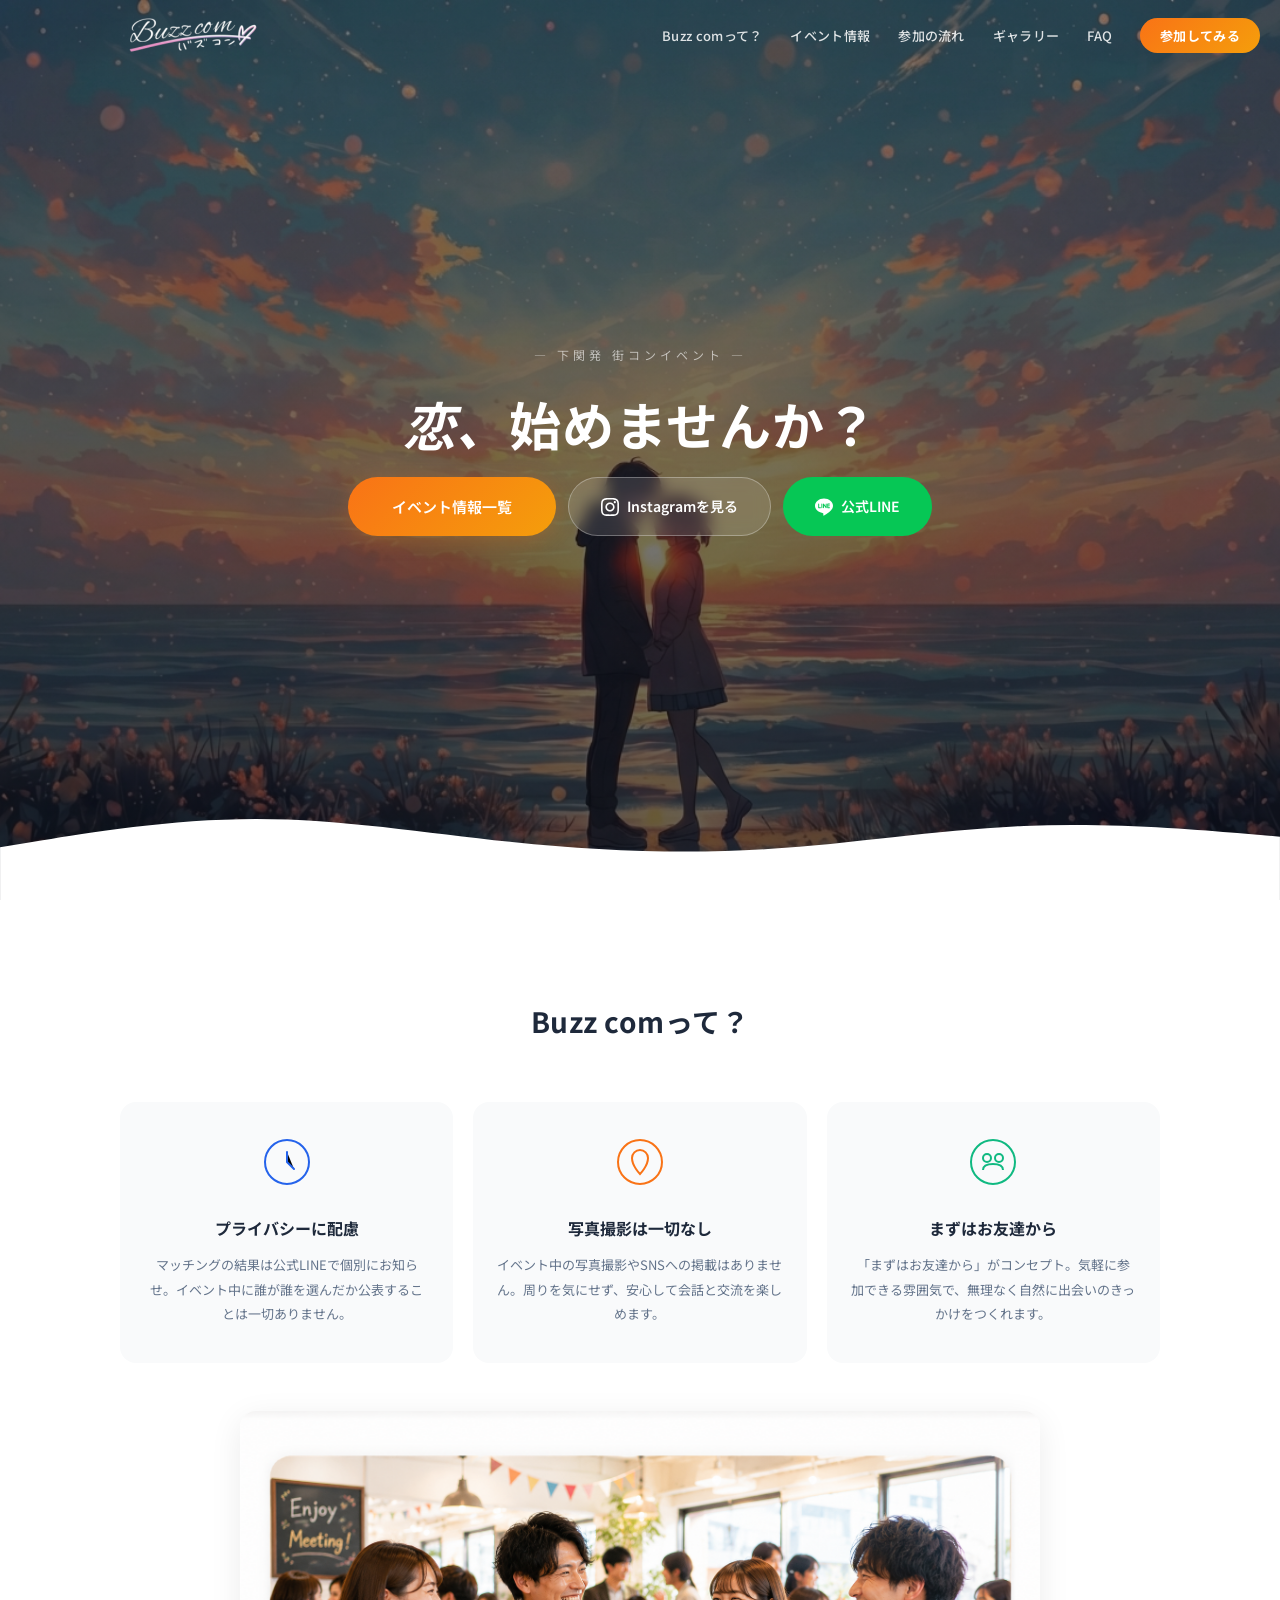
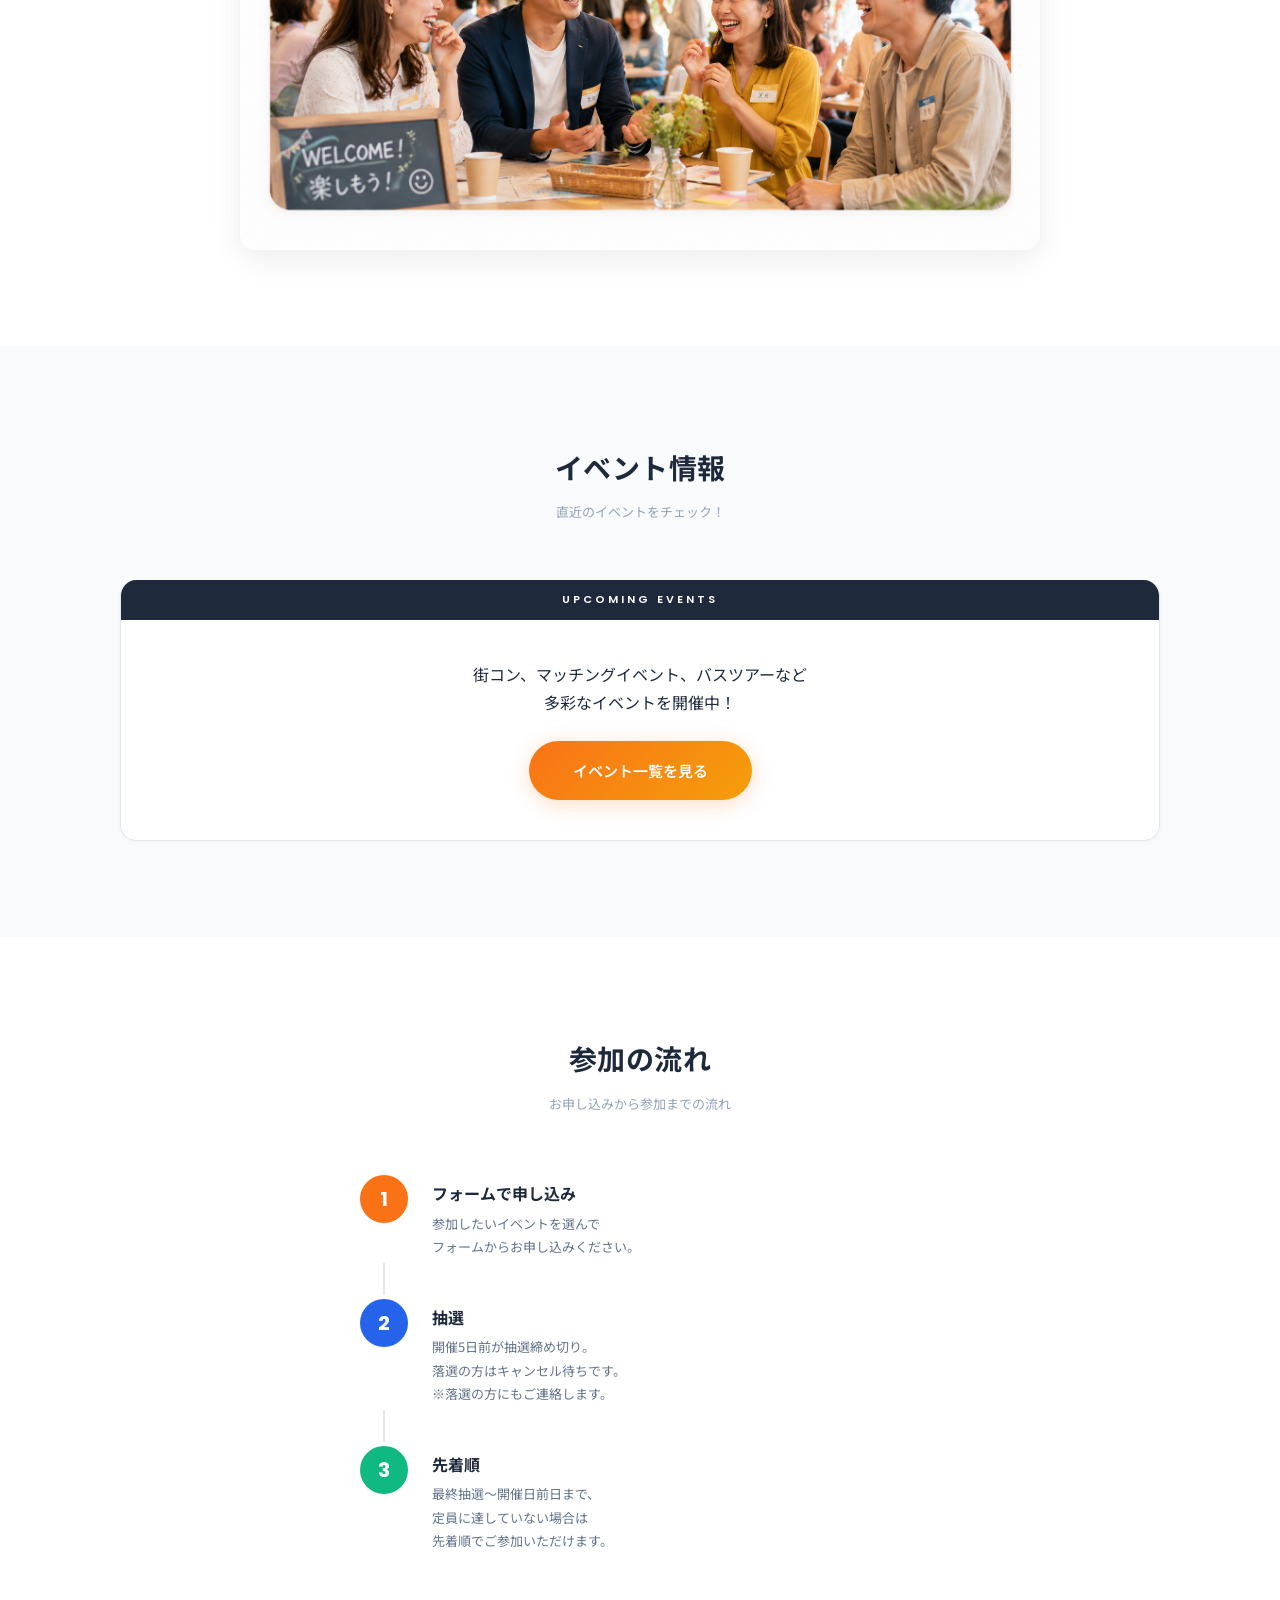
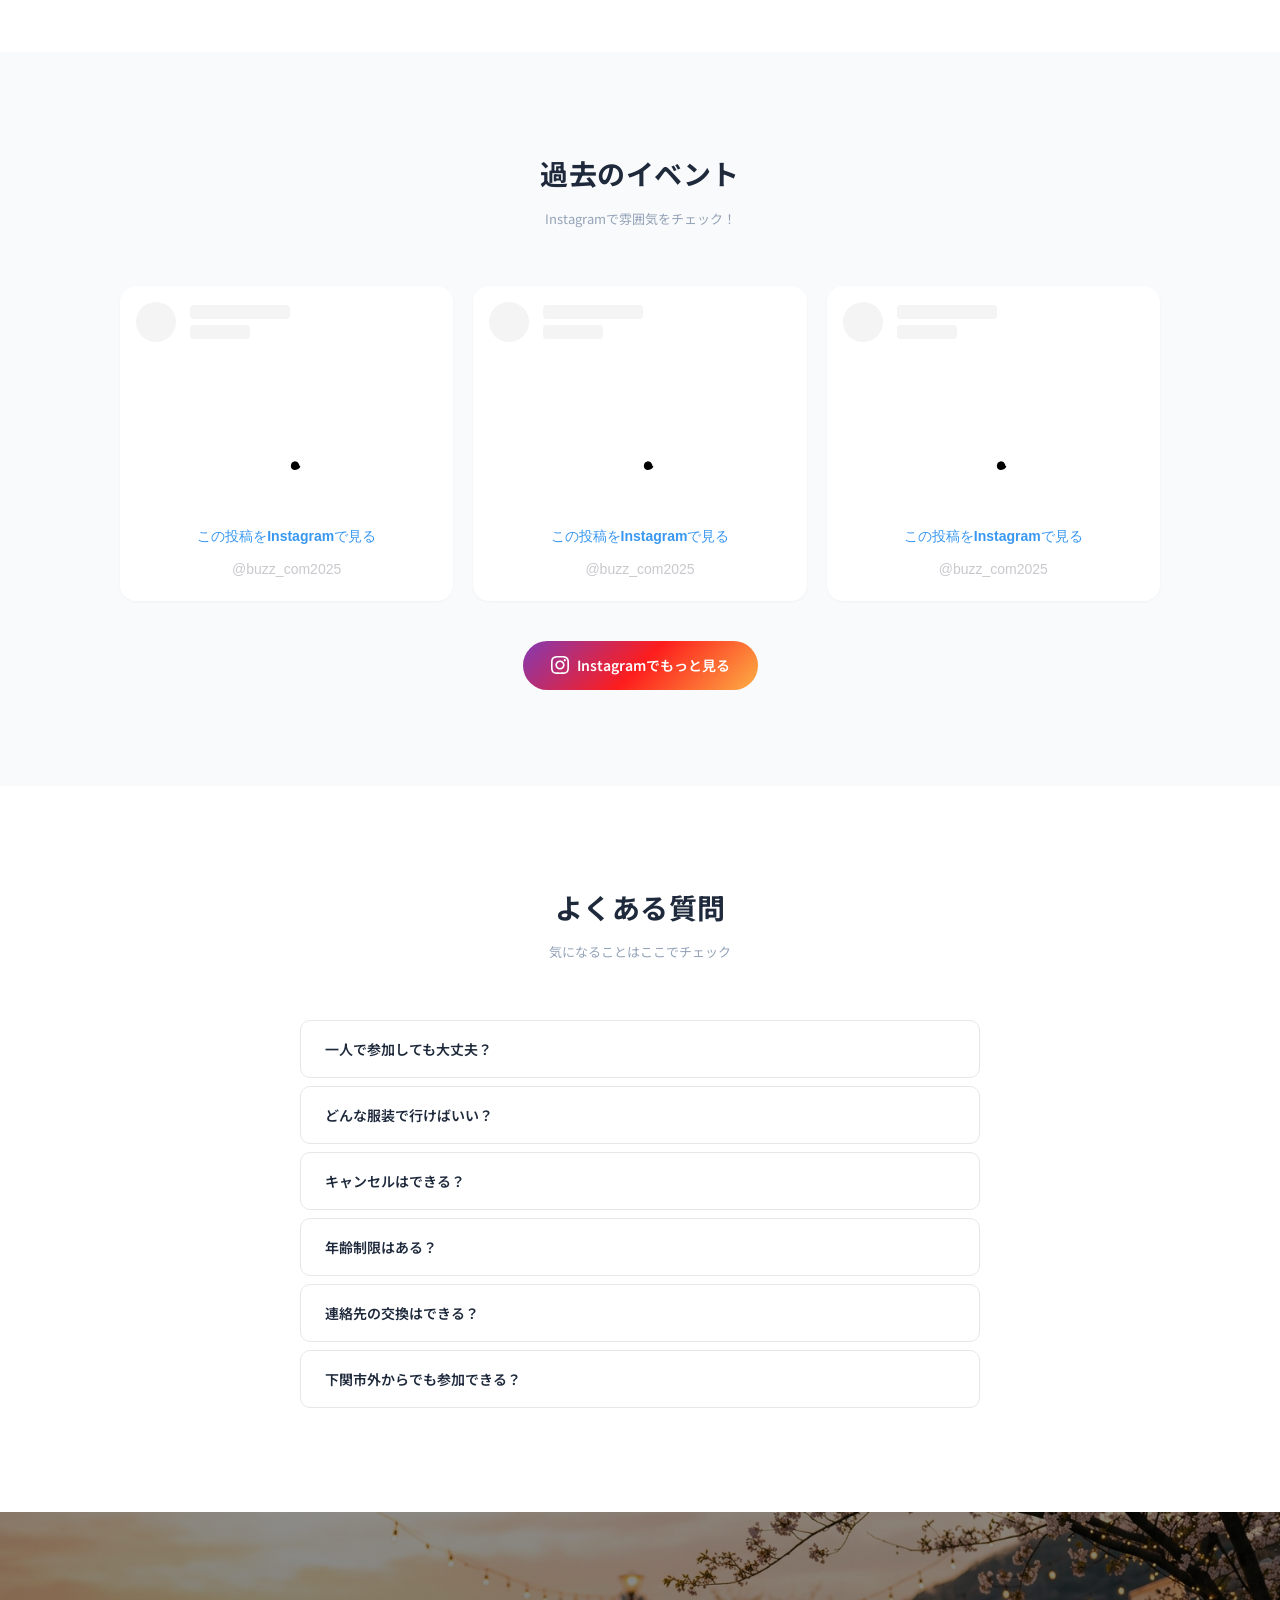
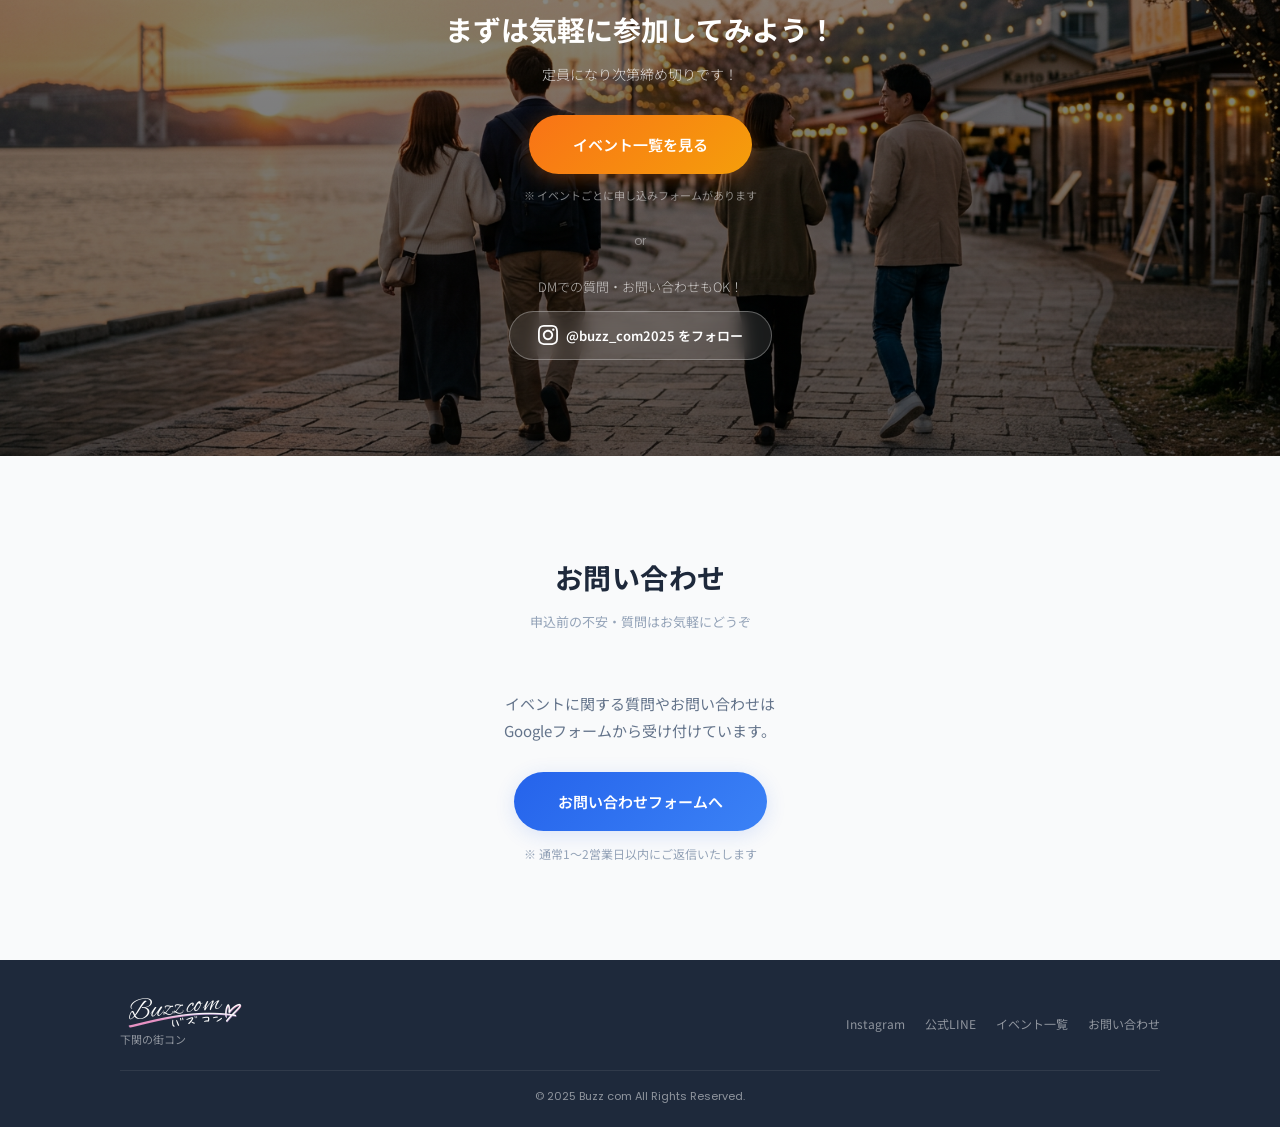
<file: index.html>
<!DOCTYPE html>
<html lang="ja">
<head>
    <meta charset="UTF-8">
    <meta name="viewport" content="width=device-width, initial-scale=1.0">
    <meta name="google-site-verification" content="xQ4KZdPNANVgp19tju8WCgYkJkpKaBOytgmd1A_ap9Y" />
    <title>バズコン(Buzz com) - 下関・山口の街コン・婚活・マチコン｜出会いを楽しもう！</title>
    <meta name="description" content="山口県下関市で開催する街コン・婚活イベント「バズコン(Buzz com)」。マチコン下関をはじめ、婚活・恋活マッチングイベント、バスツアー婚活など多彩に開催中！初めてでも一人でも安心。20代〜50代まで幅広い世代が参加できます。">
    <meta name="keywords" content="バズコン,Buzz com,マチコン,マチコン下関,街コン,街コン下関,婚活,婚活下関,婚活山口,恋活,マッチングイベント,出会い,下関,山口県,バスコン,ボウリングコン">
    <link rel="canonical" href="https://buzzcom.app/">
    <!-- OGP -->
    <meta property="og:title" content="バズコン(Buzz com) - 下関・山口の街コン・婚活・マチコン">
    <meta property="og:description" content="山口県下関市で開催する街コン・婚活イベント「バズコン」。マチコン下関をはじめ多彩なイベントを開催中！初めてでも一人でも安心！">
    <meta property="og:image" content="https://buzzcom.app/images/ogp.png">
    <meta property="og:type" content="website">
    <meta property="og:url" content="https://buzzcom.app/">
    <meta property="og:site_name" content="バズコン(Buzz com)">
    <meta property="og:locale" content="ja_JP">
    <meta name="twitter:card" content="summary_large_image">
    <meta name="twitter:title" content="バズコン(Buzz com) - 下関・山口の街コン・婚活">
    <meta name="twitter:description" content="山口県下関市で開催する街コン・婚活イベント。マチコン下関をはじめ多彩に開催中！">
    <meta name="twitter:image" content="https://buzzcom.app/images/ogp.png">
    <!-- 構造化データ(JSON-LD) -->
    <script type="application/ld+json">
    {
        "@context": "https://schema.org",
        "@type": "Organization",
        "name": "バズコン(Buzz com)",
        "alternateName": ["Buzz com", "バズコン", "マチコン下関"],
        "url": "https://buzzcom.app",
        "description": "山口県下関市で開催する街コン・婚活イベント。マチコン下関をはじめ、婚活・恋活マッチングイベント、バスツアー婚活など多彩に開催中。",
        "address": {
            "@type": "PostalAddress",
            "addressLocality": "下関市",
            "addressRegion": "山口県",
            "addressCountry": "JP"
        },
        "sameAs": [
            "https://www.instagram.com/buzz_com2025/"
        ]
    }
    </script>
    <script type="application/ld+json">
    {
        "@context": "https://schema.org",
        "@type": "WebSite",
        "name": "バズコン(Buzz com)",
        "alternateName": "マチコン下関",
        "url": "https://buzzcom.app"
    }
    </script>
    <link rel="preconnect" href="https://fonts.googleapis.com">
    <link rel="preconnect" href="https://fonts.gstatic.com" crossorigin>
    <link href="https://fonts.googleapis.com/css2?family=Noto+Sans+JP:wght@400;500;700;900&family=Poppins:wght@400;600;700;800&display=swap" rel="stylesheet">
    <link rel="stylesheet" href="style.css">
</head>
<body>

    <!-- ナビゲーション -->
    <nav class="navbar" id="navbar">
        <div class="nav-inner">
            <a href="#" class="nav-logo"><img src="images/logo.png" alt="Buzz com" class="nav-logo-white"><img src="images/logo-dark.png" alt="Buzz com" class="nav-logo-dark"></a>
            <button class="nav-toggle" id="navToggle" aria-label="メニュー">
                <span></span><span></span><span></span>
            </button>
        </div>
    </nav>
    <div class="nav-overlay" id="navOverlay"></div>
    <ul class="nav-menu" id="navMenu">
        <li><a href="#about">Buzz comって？</a></li>
        <li><a href="events.html">イベント情報</a></li>
        <li><a href="#flow">参加の流れ</a></li>
        <li><a href="#gallery">ギャラリー</a></li>
        <li><a href="#faq">FAQ</a></li>
        <li><a href="events.html" class="nav-cta">参加してみる</a></li>
    </ul>

    <!-- ヒーローセクション -->
    <section class="hero" id="hero">
        <div class="hero-bg"></div>
        <div class="hero-content">
            <p class="hero-label">— 下関発 街コンイベント —</p>
            <h1 class="hero-title"><span class="hero-title-accent">恋、</span>始めませんか？</h1>

            <div class="hero-buttons">
                <a href="events.html" class="btn btn-primary btn-large">イベント情報一覧</a>
                <a href="https://www.instagram.com/buzz_com2025/" target="_blank" rel="noopener noreferrer" class="btn btn-white">
                    <svg viewBox="0 0 24 24" width="18" height="18" fill="currentColor"><path d="M12 2.163c3.204 0 3.584.012 4.85.07 3.252.148 4.771 1.691 4.919 4.919.058 1.265.069 1.645.069 4.849 0 3.205-.012 3.584-.069 4.849-.149 3.225-1.664 4.771-4.919 4.919-1.266.058-1.644.07-4.85.07-3.204 0-3.584-.012-4.849-.07-3.26-.149-4.771-1.699-4.919-4.92-.058-1.265-.07-1.644-.07-4.849 0-3.204.013-3.583.07-4.849.149-3.227 1.664-4.771 4.919-4.919 1.266-.057 1.645-.069 4.849-.069zm0-2.163c-3.259 0-3.667.014-4.947.072-4.358.2-6.78 2.618-6.98 6.98-.059 1.281-.073 1.689-.073 4.948 0 3.259.014 3.668.072 4.948.2 4.358 2.618 6.78 6.98 6.98 1.281.058 1.689.072 4.948.072 3.259 0 3.668-.014 4.948-.072 4.354-.2 6.782-2.618 6.979-6.98.059-1.28.073-1.689.073-4.948 0-3.259-.014-3.667-.072-4.947-.196-4.354-2.617-6.78-6.979-6.98-1.281-.059-1.69-.073-4.949-.073zm0 5.838c-3.403 0-6.162 2.759-6.162 6.162s2.759 6.163 6.162 6.163 6.162-2.759 6.162-6.163c0-3.403-2.759-6.162-6.162-6.162zm0 10.162c-2.209 0-4-1.79-4-4 0-2.209 1.791-4 4-4s4 1.791 4 4c0 2.21-1.791 4-4 4zm6.406-11.845c-.796 0-1.441.645-1.441 1.44s.645 1.44 1.441 1.44c.795 0 1.439-.645 1.439-1.44s-.644-1.44-1.439-1.44z"/></svg>
                    Instagramを見る
                </a>
                <a href="https://lin.ee/oxCMaOl" target="_blank" rel="noopener noreferrer" class="btn btn-line">
                    <svg viewBox="0 0 24 24" width="18" height="18" fill="currentColor"><path d="M19.365 9.863c.349 0 .63.285.63.631 0 .345-.281.63-.63.63H17.61v1.125h1.755c.349 0 .63.283.63.63 0 .344-.281.629-.63.629h-2.386c-.345 0-.627-.285-.627-.629V8.108c0-.345.282-.63.63-.63h2.386c.346 0 .627.285.627.63 0 .349-.281.63-.63.63H17.61v1.125h1.755zm-3.855 3.016c0 .27-.174.51-.432.596-.064.021-.133.031-.199.031-.211 0-.391-.09-.51-.25l-2.443-3.317v2.94c0 .344-.279.629-.631.629-.346 0-.626-.285-.626-.629V8.108c0-.27.173-.51.43-.595.06-.023.136-.033.194-.033.195 0 .375.104.495.254l2.462 3.33V8.108c0-.345.282-.63.63-.63.345 0 .63.285.63.63v4.771zm-5.741 0c0 .344-.282.629-.631.629-.345 0-.627-.285-.627-.629V8.108c0-.345.282-.63.63-.63.346 0 .628.285.628.63v4.771zm-2.466.629H4.917c-.345 0-.63-.285-.63-.629V8.108c0-.345.285-.63.63-.63.348 0 .63.285.63.63v4.141h1.756c.348 0 .629.283.629.63 0 .344-.282.629-.629.629M24 10.314C24 4.943 18.615.572 12 .572S0 4.943 0 10.314c0 4.811 4.27 8.842 10.035 9.608.391.082.923.258 1.058.59.12.301.079.766.038 1.08l-.164 1.02c-.045.301-.24 1.186 1.049.645 1.291-.539 6.916-4.078 9.436-6.975C23.176 14.393 24 12.458 24 10.314"/></svg>
                    公式LINE
                </a>
            </div>
        </div>
        <div class="hero-wave">
            <svg viewBox="0 0 1440 120" fill="none" xmlns="http://www.w3.org/2000/svg">
                <path d="M0 60L48 52C96 44 192 28 288 28C384 28 480 44 576 54C672 64 768 68 864 62C960 56 1056 40 1152 36C1248 32 1344 40 1392 44L1440 48V120H1392C1344 120 1248 120 1152 120C1056 120 960 120 864 120C768 120 672 120 576 120C480 120 384 120 288 120C192 120 96 120 48 120H0V60Z" fill="white"/>
            </svg>
        </div>
    </section>

    <!-- Buzz comって？ -->
    <section class="section about" id="about">
        <div class="container">
            <div class="section-header">
                <h2 class="section-title">Buzz comって？</h2>
            </div>
            <div class="about-grid">
                <div class="about-card">
                    <div class="about-icon">
                        <svg viewBox="0 0 48 48" width="48" height="48"><circle cx="24" cy="24" r="22" fill="none" stroke="currentColor" stroke-width="2"/><path d="M24 14v10l7 7" stroke="currentColor" stroke-width="2" stroke-linecap="round"/></svg>
                    </div>
                    <h3>プライバシーに配慮</h3>
                    <p>マッチングの結果は公式LINEで個別にお知らせ。イベント中に誰が誰を選んだか公表することは一切ありません。</p>
                </div>
                <div class="about-card">
                    <div class="about-icon">
                        <svg viewBox="0 0 48 48" width="48" height="48"><circle cx="24" cy="24" r="22" fill="none" stroke="currentColor" stroke-width="2"/><path d="M16 20c0-4.4 3.6-8 8-8s8 3.6 8 8c0 8-8 16-8 16s-8-8-8-16z" stroke="currentColor" stroke-width="2" fill="none"/></svg>
                    </div>
                    <h3>写真撮影は一切なし</h3>
                    <p>イベント中の写真撮影やSNSへの掲載はありません。周りを気にせず、安心して会話と交流を楽しめます。</p>
                </div>
                <div class="about-card">
                    <div class="about-icon">
                        <svg viewBox="0 0 48 48" width="48" height="48"><circle cx="24" cy="24" r="22" fill="none" stroke="currentColor" stroke-width="2"/><circle cx="18" cy="20" r="4" stroke="currentColor" stroke-width="2" fill="none"/><circle cx="30" cy="20" r="4" stroke="currentColor" stroke-width="2" fill="none"/><path d="M14 32c0-4 4-6 10-6s10 2 10 6" stroke="currentColor" stroke-width="2" fill="none"/></svg>
                    </div>
                    <h3>まずはお友達から</h3>
                    <p>「まずはお友達から」がコンセプト。気軽に参加できる雰囲気で、無理なく自然に出会いのきっかけをつくれます。</p>
                </div>
            </div>
            <div class="about-message">
                <img src="images/about-photo.png" alt="Buzz comのイベント風景 - みんなで楽しく歓談している様子" class="about-photo" loading="lazy">
            </div>
        </div>
    </section>

    <!-- イベント情報 -->
    <section class="section event" id="event">
        <div class="container">
            <div class="section-header">
                <h2 class="section-title">イベント情報</h2>
                <p class="section-sub">直近のイベントをチェック！</p>
            </div>
            <div class="event-card">
                <div class="event-label">UPCOMING EVENTS</div>
                <div class="event-body" style="flex-direction: column; gap: 24px;">
                    <p style="font-size: 16px; color: var(--color-text); text-align: center; line-height: 1.8;">街コン、マッチングイベント、バスツアーなど<br>多彩なイベントを開催中！</p>
                    <div style="text-align: center;">
                        <a href="events.html" class="btn btn-primary btn-large">イベント一覧を見る</a>
                    </div>
                </div>
            </div>
        </div>
    </section>

    <!-- 参加の流れ -->
    <section class="section flow" id="flow">
        <div class="container">
            <div class="section-header">
                <h2 class="section-title">参加の流れ</h2>
                <p class="section-sub">お申し込みから参加までの流れ</p>
            </div>
            <div class="flow-steps-3">
                <div class="flow-step-3">
                    <div class="flow-step-num">1</div>
                    <div class="flow-step-body">
                        <h3>フォームで申し込み</h3>
                        <p>参加したいイベントを選んで<br>フォームからお申し込みください。</p>
                    </div>
                </div>
                <div class="flow-step-line"></div>
                <div class="flow-step-3">
                    <div class="flow-step-num">2</div>
                    <div class="flow-step-body">
                        <h3>抽選</h3>
                        <p>開催5日前が抽選締め切り。<br>落選の方はキャンセル待ちです。<br>※落選の方にもご連絡します。</p>
                    </div>
                </div>
                <div class="flow-step-line"></div>
                <div class="flow-step-3">
                    <div class="flow-step-num">3</div>
                    <div class="flow-step-body">
                        <h3>先着順</h3>
                        <p>最終抽選〜開催日前日まで、<br>定員に達していない場合は<br>先着順でご参加いただけます。</p>
                    </div>
                </div>
            </div>
        </div>
    </section>


    <!-- 過去のイベント（Instagram埋め込み） -->
    <section class="section past-events" id="gallery">
        <div class="container">
            <div class="section-header">
                <h2 class="section-title">過去のイベント</h2>
                <p class="section-sub">Instagramで雰囲気をチェック！</p>
            </div>
            <div class="insta-grid">

                <div class="insta-embed-item">
                    <blockquote class="instagram-media" data-instgrm-captioned data-instgrm-permalink="https://www.instagram.com/p/DZWUtiSSbe7/" data-instgrm-version="14" style="background:#FFF; border:0; border-radius:12px; box-shadow:0 0 1px 0 rgba(0,0,0,0.5),0 1px 10px 0 rgba(0,0,0,0.15); margin:0; max-width:540px; min-width:240px; padding:0; width:100%;">
                        <div style="padding:16px;">
                            <a href="https://www.instagram.com/p/DZWUtiSSbe7/" style="background:#FFFFFF; line-height:0; padding:0; text-align:center; text-decoration:none; width:100%;" target="_blank">
                                <div style="display:flex; flex-direction:row; align-items:center;">
                                    <div style="background-color:#F4F4F4; border-radius:50%; flex-grow:0; height:40px; margin-right:14px; width:40px;"></div>
                                    <div style="display:flex; flex-direction:column; flex-grow:1; justify-content:center;">
                                        <div style="background-color:#F4F4F4; border-radius:4px; flex-grow:0; height:14px; margin-bottom:6px; width:100px;"></div>
                                        <div style="background-color:#F4F4F4; border-radius:4px; flex-grow:0; height:14px; width:60px;"></div>
                                    </div>
                                </div>
                                <div style="padding:19% 0;"></div>
                                <div style="display:block; height:50px; margin:0 auto 12px; width:50px;">
                                    <svg width="50px" height="50px" viewBox="0 0 60 60" xmlns="http://www.w3.org/2000/svg"><g fill="none" fill-rule="evenodd"><g transform="translate(-511 -20)" fill="#000"><g><path d="M556.869 30.41c.164.852.028 1.117-.207 1.642l-.158.325-.07.136c-.985 1.89-3.87 3.044-6.085 3.044-1.144 0-2.11-.268-2.884-.794a3.987 3.987 0 01-.618-.533c-.175-.186-.33-.396-.467-.623a4.485 4.485 0 01-.345-.72 5.052 5.052 0 01-.236-.774 5.79 5.79 0 01-.109-.644 6.568 6.568 0 01.011-1.373c.04-.327.103-.652.19-.971.088-.32.2-.636.335-.94a5.17 5.17 0 01.473-.863 4.48 4.48 0 01.599-.741 3.94 3.94 0 01.715-.59c.258-.175.535-.32.825-.433a3.95 3.95 0 011.59-.338c1.737 0 3.252.866 4.272 2.248.427.58.705 1.133.845 1.673.064.247.096.486.096.713 0 .197-.019.39-.056.576l-.013.065z"></path></g></g></g></svg>
                                </div>
                                <div style="padding-top:8px;">
                                    <div style="color:#3897f0; font-family:Arial,sans-serif; font-size:14px; font-style:normal; font-weight:550; line-height:18px;">この投稿をInstagramで見る</div>
                                </div>
                            </a>
                            <p style="color:#c9c8cd; font-family:Arial,sans-serif; font-size:14px; line-height:17px; margin-bottom:0; margin-top:8px; overflow:hidden; padding:8px 0 7px; text-align:center; white-space:nowrap;">
                                <a href="https://www.instagram.com/buzz_com2025/" style="color:#c9c8cd; font-family:Arial,sans-serif; font-size:14px; font-style:normal; font-weight:normal; line-height:17px;" target="_blank">@buzz_com2025</a>
                            </p>
                        </div>
                    </blockquote>
                </div>

                <div class="insta-embed-item">
                    <blockquote class="instagram-media" data-instgrm-captioned data-instgrm-permalink="https://www.instagram.com/p/DZB08-USeSX/" data-instgrm-version="14" style="background:#FFF; border:0; border-radius:12px; box-shadow:0 0 1px 0 rgba(0,0,0,0.5),0 1px 10px 0 rgba(0,0,0,0.15); margin:0; max-width:540px; min-width:240px; padding:0; width:100%;">
                        <div style="padding:16px;">
                            <a href="https://www.instagram.com/p/DZB08-USeSX/" style="background:#FFFFFF; line-height:0; padding:0; text-align:center; text-decoration:none; width:100%;" target="_blank">
                                <div style="display:flex; flex-direction:row; align-items:center;">
                                    <div style="background-color:#F4F4F4; border-radius:50%; flex-grow:0; height:40px; margin-right:14px; width:40px;"></div>
                                    <div style="display:flex; flex-direction:column; flex-grow:1; justify-content:center;">
                                        <div style="background-color:#F4F4F4; border-radius:4px; flex-grow:0; height:14px; margin-bottom:6px; width:100px;"></div>
                                        <div style="background-color:#F4F4F4; border-radius:4px; flex-grow:0; height:14px; width:60px;"></div>
                                    </div>
                                </div>
                                <div style="padding:19% 0;"></div>
                                <div style="display:block; height:50px; margin:0 auto 12px; width:50px;">
                                    <svg width="50px" height="50px" viewBox="0 0 60 60" xmlns="http://www.w3.org/2000/svg"><g fill="none" fill-rule="evenodd"><g transform="translate(-511 -20)" fill="#000"><g><path d="M556.869 30.41c.164.852.028 1.117-.207 1.642l-.158.325-.07.136c-.985 1.89-3.87 3.044-6.085 3.044-1.144 0-2.11-.268-2.884-.794a3.987 3.987 0 01-.618-.533c-.175-.186-.33-.396-.467-.623a4.485 4.485 0 01-.345-.72 5.052 5.052 0 01-.236-.774 5.79 5.79 0 01-.109-.644 6.568 6.568 0 01.011-1.373c.04-.327.103-.652.19-.971.088-.32.2-.636.335-.94a5.17 5.17 0 01.473-.863 4.48 4.48 0 01.599-.741 3.94 3.94 0 01.715-.59c.258-.175.535-.32.825-.433a3.95 3.95 0 011.59-.338c1.737 0 3.252.866 4.272 2.248.427.58.705 1.133.845 1.673.064.247.096.486.096.713 0 .197-.019.39-.056.576l-.013.065z"></path></g></g></g></svg>
                                </div>
                                <div style="padding-top:8px;">
                                    <div style="color:#3897f0; font-family:Arial,sans-serif; font-size:14px; font-style:normal; font-weight:550; line-height:18px;">この投稿をInstagramで見る</div>
                                </div>
                            </a>
                            <p style="color:#c9c8cd; font-family:Arial,sans-serif; font-size:14px; line-height:17px; margin-bottom:0; margin-top:8px; overflow:hidden; padding:8px 0 7px; text-align:center; white-space:nowrap;">
                                <a href="https://www.instagram.com/buzz_com2025/" style="color:#c9c8cd; font-family:Arial,sans-serif; font-size:14px; font-style:normal; font-weight:normal; line-height:17px;" target="_blank">@buzz_com2025</a>
                            </p>
                        </div>
                    </blockquote>
                </div>

                <div class="insta-embed-item">
                    <blockquote class="instagram-media" data-instgrm-captioned data-instgrm-permalink="https://www.instagram.com/reel/DWyARfekosX/" data-instgrm-version="14" style="background:#FFF; border:0; border-radius:12px; box-shadow:0 0 1px 0 rgba(0,0,0,0.5),0 1px 10px 0 rgba(0,0,0,0.15); margin:0; max-width:540px; min-width:240px; padding:0; width:100%;">
                        <div style="padding:16px;">
                            <a href="https://www.instagram.com/reel/DWyARfekosX/" style="background:#FFFFFF; line-height:0; padding:0; text-align:center; text-decoration:none; width:100%;" target="_blank">
                                <div style="display:flex; flex-direction:row; align-items:center;">
                                    <div style="background-color:#F4F4F4; border-radius:50%; flex-grow:0; height:40px; margin-right:14px; width:40px;"></div>
                                    <div style="display:flex; flex-direction:column; flex-grow:1; justify-content:center;">
                                        <div style="background-color:#F4F4F4; border-radius:4px; flex-grow:0; height:14px; margin-bottom:6px; width:100px;"></div>
                                        <div style="background-color:#F4F4F4; border-radius:4px; flex-grow:0; height:14px; width:60px;"></div>
                                    </div>
                                </div>
                                <div style="padding:19% 0;"></div>
                                <div style="display:block; height:50px; margin:0 auto 12px; width:50px;">
                                    <svg width="50px" height="50px" viewBox="0 0 60 60" xmlns="http://www.w3.org/2000/svg"><g fill="none" fill-rule="evenodd"><g transform="translate(-511 -20)" fill="#000"><g><path d="M556.869 30.41c.164.852.028 1.117-.207 1.642l-.158.325-.07.136c-.985 1.89-3.87 3.044-6.085 3.044-1.144 0-2.11-.268-2.884-.794a3.987 3.987 0 01-.618-.533c-.175-.186-.33-.396-.467-.623a4.485 4.485 0 01-.345-.72 5.052 5.052 0 01-.236-.774 5.79 5.79 0 01-.109-.644 6.568 6.568 0 01.011-1.373c.04-.327.103-.652.19-.971.088-.32.2-.636.335-.94a5.17 5.17 0 01.473-.863 4.48 4.48 0 01.599-.741 3.94 3.94 0 01.715-.59c.258-.175.535-.32.825-.433a3.95 3.95 0 011.59-.338c1.737 0 3.252.866 4.272 2.248.427.58.705 1.133.845 1.673.064.247.096.486.096.713 0 .197-.019.39-.056.576l-.013.065z"></path></g></g></g></svg>
                                </div>
                                <div style="padding-top:8px;">
                                    <div style="color:#3897f0; font-family:Arial,sans-serif; font-size:14px; font-style:normal; font-weight:550; line-height:18px;">この投稿をInstagramで見る</div>
                                </div>
                            </a>
                            <p style="color:#c9c8cd; font-family:Arial,sans-serif; font-size:14px; line-height:17px; margin-bottom:0; margin-top:8px; overflow:hidden; padding:8px 0 7px; text-align:center; white-space:nowrap;">
                                <a href="https://www.instagram.com/buzz_com2025/" style="color:#c9c8cd; font-family:Arial,sans-serif; font-size:14px; font-style:normal; font-weight:normal; line-height:17px;" target="_blank">@buzz_com2025</a>
                            </p>
                        </div>
                    </blockquote>
                </div>

            </div>
            <div class="insta-more">
                <a href="https://www.instagram.com/buzz_com2025/" target="_blank" rel="noopener noreferrer" class="btn btn-instagram">
                    <svg viewBox="0 0 24 24" width="18" height="18" fill="currentColor"><path d="M12 2.163c3.204 0 3.584.012 4.85.07 3.252.148 4.771 1.691 4.919 4.919.058 1.265.069 1.645.069 4.849 0 3.205-.012 3.584-.069 4.849-.149 3.225-1.664 4.771-4.919 4.919-1.266.058-1.644.07-4.85.07-3.204 0-3.584-.012-4.849-.07-3.26-.149-4.771-1.699-4.919-4.92-.058-1.265-.07-1.644-.07-4.849 0-3.204.013-3.583.07-4.849.149-3.227 1.664-4.771 4.919-4.919 1.266-.057 1.645-.069 4.849-.069zm0-2.163c-3.259 0-3.667.014-4.947.072-4.358.2-6.78 2.618-6.98 6.98-.059 1.281-.073 1.689-.073 4.948 0 3.259.014 3.668.072 4.948.2 4.358 2.618 6.78 6.98 6.98 1.281.058 1.689.072 4.948.072 3.259 0 3.668-.014 4.948-.072 4.354-.2 6.782-2.618 6.979-6.98.059-1.28.073-1.689.073-4.948 0-3.259-.014-3.667-.072-4.947-.196-4.354-2.617-6.78-6.979-6.98-1.281-.059-1.69-.073-4.949-.073zm0 5.838c-3.403 0-6.162 2.759-6.162 6.162s2.759 6.163 6.162 6.163 6.162-2.759 6.162-6.163c0-3.403-2.759-6.162-6.162-6.162zm0 10.162c-2.209 0-4-1.79-4-4 0-2.209 1.791-4 4-4s4 1.791 4 4c0 2.21-1.791 4-4 4zm6.406-11.845c-.796 0-1.441.645-1.441 1.44s.645 1.44 1.441 1.44c.795 0 1.439-.645 1.439-1.44s-.644-1.44-1.439-1.44z"/></svg>
                    Instagramでもっと見る
                </a>
            </div>
        </div>
    </section>


    <!-- FAQ -->
    <section class="section faq" id="faq">
        <div class="container">
            <div class="section-header">
                <h2 class="section-title">よくある質問</h2>
                <p class="section-sub">気になることはここでチェック</p>
            </div>
            <div class="faq-list">
                <div class="faq-item">
                    <button class="faq-question">
                        <span>一人で参加しても大丈夫？</span>
                        <span class="faq-icon"></span>
                    </button>
                    <div class="faq-answer">
                        <p>もちろん！むしろ参加者の約7割が一人参加です。スタッフがしっかりサポートするので安心してください。</p>
                    </div>
                </div>
                <div class="faq-item">
                    <button class="faq-question">
                        <span>どんな服装で行けばいい？</span>
                        <span class="faq-icon"></span>
                    </button>
                    <div class="faq-answer">
                        <p>普段のおしゃれ着でOK！デートに行くくらいの感じで来てもらえたらバッチリです。</p>
                    </div>
                </div>
                <div class="faq-item">
                    <button class="faq-question">
                        <span>キャンセルはできる？</span>
                        <span class="faq-icon"></span>
                    </button>
                    <div class="faq-answer">
                        <p>開催日の6日前までならキャンセルOKです。それ以降はキャンセル料がかかる場合があるので、お早めにご連絡ください。</p>
                    </div>
                </div>
                <div class="faq-item">
                    <button class="faq-question">
                        <span>年齢制限はある？</span>
                        <span class="faq-icon"></span>
                    </button>
                    <div class="faq-answer">
                        <p>イベントごとに対象年齢を設定しています。基本的には20代〜30代が中心ですが、詳しくはイベント情報をチェックしてください。</p>
                    </div>
                </div>
                <div class="faq-item">
                    <button class="faq-question">
                        <span>連絡先の交換はできる？</span>
                        <span class="faq-icon"></span>
                    </button>
                    <div class="faq-answer">
                        <p>もちろん！イベント中に自由に交換できます。マッチングタイムもあるので、気になる人にアプローチするチャンスもありますよ。</p>
                    </div>
                </div>
                <div class="faq-item">
                    <button class="faq-question">
                        <span>下関市外からでも参加できる？</span>
                        <span class="faq-icon"></span>
                    </button>
                    <div class="faq-answer">
                        <p>もちろん大歓迎！北九州や山口市など、周辺エリアからの参加者もたくさんいます。</p>
                    </div>
                </div>
            </div>
        </div>
    </section>

    <!-- 申込セクション -->
    <section class="section entry" id="entry">
        <div class="entry-bg"></div>
        <div class="container">
            <div class="entry-inner">
                <h2 class="entry-title">まずは気軽に<br class="sp-only">参加してみよう！</h2>
                <p class="entry-desc">定員になり次第締め切りです！</p>
                <a href="events.html" class="btn btn-primary btn-large">
                    イベント一覧を見る
                </a>
                <p class="entry-note">※ イベントごとに申し込みフォームがあります</p>

                <div class="entry-or">or</div>

                <p class="entry-sns-text">DMでの質問・お問い合わせもOK！</p>
                <a href="https://www.instagram.com/buzz_com2025/" target="_blank" rel="noopener noreferrer" class="btn btn-instagram">
                    <svg viewBox="0 0 24 24" width="20" height="20" fill="currentColor"><path d="M12 2.163c3.204 0 3.584.012 4.85.07 3.252.148 4.771 1.691 4.919 4.919.058 1.265.069 1.645.069 4.849 0 3.205-.012 3.584-.069 4.849-.149 3.225-1.664 4.771-4.919 4.919-1.266.058-1.644.07-4.85.07-3.204 0-3.584-.012-4.849-.07-3.26-.149-4.771-1.699-4.919-4.92-.058-1.265-.07-1.644-.07-4.849 0-3.204.013-3.583.07-4.849.149-3.227 1.664-4.771 4.919-4.919 1.266-.057 1.645-.069 4.849-.069zm0-2.163c-3.259 0-3.667.014-4.947.072-4.358.2-6.78 2.618-6.98 6.98-.059 1.281-.073 1.689-.073 4.948 0 3.259.014 3.668.072 4.948.2 4.358 2.618 6.78 6.98 6.98 1.281.058 1.689.072 4.948.072 3.259 0 3.668-.014 4.948-.072 4.354-.2 6.782-2.618 6.979-6.98.059-1.28.073-1.689.073-4.948 0-3.259-.014-3.667-.072-4.947-.196-4.354-2.617-6.78-6.979-6.98-1.281-.059-1.69-.073-4.949-.073zm0 5.838c-3.403 0-6.162 2.759-6.162 6.162s2.759 6.163 6.162 6.163 6.162-2.759 6.162-6.163c0-3.403-2.759-6.162-6.162-6.162zm0 10.162c-2.209 0-4-1.79-4-4 0-2.209 1.791-4 4-4s4 1.791 4 4c0 2.21-1.791 4-4 4zm6.406-11.845c-.796 0-1.441.645-1.441 1.44s.645 1.44 1.441 1.44c.795 0 1.439-.645 1.439-1.44s-.644-1.44-1.439-1.44z"/></svg>
                    @buzz_com2025 をフォロー
                </a>
            </div>
        </div>
    </section>

    <!-- お問い合わせフォーム -->
    <section class="section contact" id="contact">
        <div class="container">
            <div class="section-header">
                <h2 class="section-title">お問い合わせ</h2>
                <p class="section-sub">申込前の不安・質問はお気軽にどうぞ</p>
            </div>
            <div class="contact-inner" style="text-align: center;">
                <p style="font-size: 15px; color: var(--color-text-light); margin-bottom: 28px; line-height: 1.8;">イベントに関する質問やお問い合わせは<br>Googleフォームから受け付けています。</p>
                <a href="https://docs.google.com/forms/d/14SbXQGxEfjeeMnHt0eTROwdoEBXbNjk3rht6guKrvV4/viewform" target="_blank" class="btn btn-blue btn-large">お問い合わせフォームへ</a>
                <p class="contact-note">※ 通常1〜2営業日以内にご返信いたします</p>
            </div>
        </div>
    </section>

    <!-- フッター -->
    <footer class="footer">
        <div class="container">
            <div class="footer-inner">
                <div class="footer-brand">
                    <img src="images/logo.png" alt="Buzz com" class="footer-logo-img">
                    <p>下関の街コン</p>
                </div>
                <div class="footer-links">
                    <a href="https://www.instagram.com/buzz_com2025/" target="_blank" rel="noopener noreferrer">Instagram</a>
                    <a href="https://lin.ee/oxCMaOl" target="_blank" rel="noopener noreferrer">公式LINE</a>
                    <a href="events.html">イベント一覧</a>
                    <a href="https://docs.google.com/forms/d/14SbXQGxEfjeeMnHt0eTROwdoEBXbNjk3rht6guKrvV4/viewform" target="_blank">お問い合わせ</a>
                </div>
            </div>
            <div class="footer-bottom">
                <p>&copy; 2025 Buzz com All Rights Reserved.</p>
            </div>
        </div>
    </footer>

    <!-- 固定CTAボタン（スマホ下部） -->
    <div class="fixed-cta" id="fixedCta">
        <a href="events.html" class="btn btn-primary">イベント情報一覧</a>
    </div>

    <script src="script.js"></script>
    <!-- Instagram埋め込み用スクリプト（公式） -->
    <script async defer src="https://www.instagram.com/embed.js"></script>
</body>
</html>
</file>
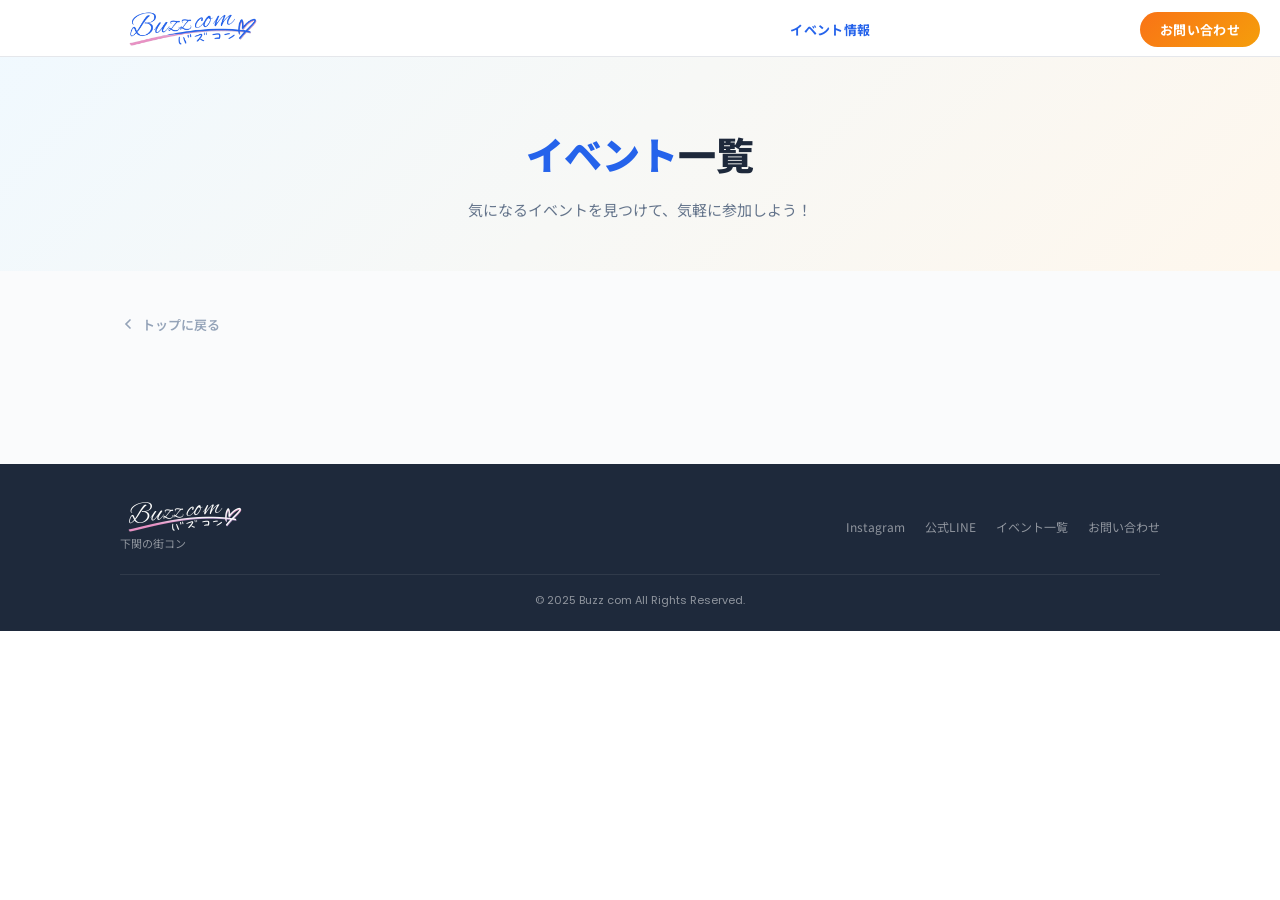
<file: events.html>
<!DOCTYPE html>
<html lang="ja">
<head>
    <meta charset="UTF-8">
    <meta name="viewport" content="width=device-width, initial-scale=1.0">
    <meta name="google-site-verification" content="xQ4KZdPNANVgp19tju8WCgYkJkpKaBOytgmd1A_ap9Y" />
    <title>イベント一覧 - バズコン(Buzz com)｜下関・山口の街コン・婚活・マチコン</title>
    <meta name="description" content="バズコン(Buzz com)の直近イベント一覧。マチコン下関、婚活・恋活マッチングイベント、バスツアー婚活、ボウリングコンなど多彩なイベントを開催中！20代〜50代まで参加OK。">
    <meta name="keywords" content="バズコン,マチコン下関,街コン下関,婚活イベント山口,恋活下関,マッチングイベント,バスコン,出会いイベント">
    <link rel="canonical" href="https://buzzcom.app/events.html">
    <link rel="preconnect" href="https://fonts.googleapis.com">
    <link rel="preconnect" href="https://fonts.gstatic.com" crossorigin>
    <link href="https://fonts.googleapis.com/css2?family=Noto+Sans+JP:wght@400;500;700;900&family=Poppins:wght@400;600;700;800&display=swap" rel="stylesheet">
    <link rel="stylesheet" href="style.css">
    <style>
        .events-hero {
            background: linear-gradient(135deg, #f0f9ff 0%, #fef7ed 100%);
            padding: 120px 0 48px;
            text-align: center;
        }
        .events-hero h1 {
            font-size: clamp(28px, 5vw, 38px);
            font-weight: 900;
            color: var(--color-text);
            margin-bottom: 8px;
        }
        .events-hero h1 span {
            color: var(--color-primary);
        }
        .events-hero p {
            color: var(--color-text-light);
            font-size: 15px;
        }
        .events-list {
            padding: 40px 0 100px;
            background: #fafbfc;
        }
        .back-link {
            display: inline-flex;
            align-items: center;
            gap: 6px;
            color: var(--color-text-muted);
            font-weight: 600;
            font-size: 13px;
            margin-bottom: 28px;
            transition: var(--transition);
        }
        .back-link:hover {
            color: var(--color-primary);
        }
        .event-item {
            background: white;
            border-radius: 20px;
            box-shadow: 0 2px 12px rgba(0,0,0,0.04);
            border: 1px solid #f0f0f0;
            margin-bottom: 24px;
            padding: 28px 32px;
            display: flex;
            gap: 28px;
            align-items: flex-start;
            transition: var(--transition);
        }
        .event-item:hover {
            box-shadow: 0 8px 30px rgba(0,0,0,0.08);
            transform: translateY(-2px);
        }
        /* ★イチ押しイベント★ */
        .event-item.featured {
            position: relative;
            border: 2px solid #f43f5e;
            background: linear-gradient(135deg, #ffffff 0%, #fff5f6 100%);
            overflow: visible;
            animation: featuredGlow 2.4s ease-in-out infinite;
        }
        .event-item.featured:hover {
            transform: translateY(-3px);
            box-shadow: 0 14px 40px rgba(244,63,94,0.30);
        }
        @keyframes featuredGlow {
            0%, 100% { box-shadow: 0 8px 26px rgba(244,63,94,0.16); }
            50%      { box-shadow: 0 8px 36px rgba(244,63,94,0.36); }
        }
        .event-item.featured .event-item-date {
            background: linear-gradient(135deg, #ffe4e6, #fecdd3);
        }
        .event-item.featured .event-item-date .month,
        .event-item.featured .event-item-date .day { color: #e11d48; }
        .event-item.featured .event-item-date .weekday { color: #fb7185; }
        .featured-badge {
            position: absolute;
            top: -14px;
            left: 24px;
            display: inline-flex;
            align-items: center;
            gap: 5px;
            padding: 6px 16px 6px 13px;
            background: linear-gradient(135deg, #fb7185 0%, #e11d48 100%);
            color: #fff;
            font-size: 13px;
            font-weight: 800;
            letter-spacing: 0.5px;
            border-radius: var(--radius-full);
            box-shadow: 0 4px 12px rgba(225,29,72,0.40);
            z-index: 2;
            animation: badgeBounce 2.4s ease-in-out infinite;
        }
        .featured-badge svg {
            animation: badgeStar 2.4s ease-in-out infinite;
            transform-origin: center;
        }
        @keyframes badgeBounce {
            0%, 100% { transform: translateY(0); }
            50%      { transform: translateY(-3px); }
        }
        @keyframes badgeStar {
            0%, 100% { transform: rotate(0) scale(1); }
            50%      { transform: rotate(18deg) scale(1.18); }
        }
        @media (prefers-reduced-motion: reduce) {
            .event-item.featured,
            .featured-badge,
            .featured-badge svg { animation: none; }
        }
        .event-item-date {
            min-width: 80px;
            text-align: center;
            padding: 16px 12px;
            border-radius: 16px;
            background: linear-gradient(135deg, #eff6ff, #dbeafe);
            flex-shrink: 0;
        }
        .event-item-date .month {
            font-size: 13px;
            font-weight: 700;
            color: var(--color-primary);
        }
        .event-item-date .day {
            font-size: 32px;
            font-weight: 800;
            color: var(--color-primary);
            line-height: 1.1;
        }
        .event-item-date .weekday {
            font-size: 13px;
            font-weight: 600;
            color: var(--color-primary-light);
        }
        .event-poster {
            width: 100%;
            max-width: 320px;
            border-radius: 12px;
            overflow: hidden;
            flex-shrink: 0;
        }
        .event-poster img {
            width: 100%;
            height: auto;
            display: block;
            border-radius: 12px;
        }
        .event-item-content {
            flex: 1;
            min-width: 0;
        }
        .event-item-top {
            display: flex;
            align-items: center;
            gap: 10px;
            flex-wrap: wrap;
            margin-bottom: 12px;
        }
        .event-item-top h2 {
            font-size: 18px;
            font-weight: 800;
            color: var(--color-text);
        }
        .event-item-tag {
            display: inline-block;
            padding: 3px 12px;
            border-radius: var(--radius-full);
            font-size: 11px;
            font-weight: 700;
            letter-spacing: 0.5px;
        }
        .tag-hanami { background: #fce7f3; color: #be185d; }
        .tag-cafe { background: #fef3c7; color: #b45309; }
        .tag-machikon { background: #dbeafe; color: #1d4ed8; }
        .tag-matching { background: #ede9fe; color: #6d28d9; }
        .tag-bus { background: #d1fae5; color: #047857; }
        .tag-age { background: #fee2e2; color: #b91c1c; border: 1px solid #fca5a5; }
        .event-item-info {
            display: flex;
            flex-wrap: wrap;
            gap: 6px 20px;
            font-size: 13px;
            color: var(--color-text-light);
            margin-bottom: 12px;
        }
        .event-item-info span {
            display: inline-flex;
            align-items: center;
            gap: 5px;
        }
        .event-item-info svg {
            color: var(--color-text-muted);
            flex-shrink: 0;
        }
        .event-item-price {
            font-size: 14px;
            font-weight: 700;
            color: var(--color-text);
            margin-bottom: 14px;
        }
        .event-item-price small {
            font-weight: 400;
            color: var(--color-text-muted);
            font-size: 12px;
            margin-left: 4px;
        }
        .event-parts-inline {
            background: #f8fafc;
            border-radius: 12px;
            padding: 14px 18px;
            margin-bottom: 16px;
            font-size: 13px;
            color: var(--color-text-light);
            line-height: 1.8;
        }
        .event-parts-inline strong {
            color: var(--color-text);
            font-size: 12px;
            font-weight: 700;
            display: block;
            margin-bottom: 4px;
        }
        .event-item-footer {
            display: flex;
            align-items: center;
            gap: 12px;
        }
        .event-item-footer .btn {
            padding: 10px 28px;
            font-size: 13px;
        }
        @media (max-width: 768px) {
            .events-hero { padding: 100px 0 36px; }
            .events-list { padding: 28px 0 80px; }
            .event-item {
                flex-direction: column;
                gap: 16px;
                padding: 24px 20px;
                border-radius: 16px;
            }
            .event-item-date {
                flex-direction: row;
                gap: 8px;
                align-items: baseline;
                min-width: auto;
                padding: 10px 18px;
                align-self: flex-start;
            }
            .event-item-date .day { font-size: 24px; }
            .event-item-top h2 { font-size: 16px; }
            .event-poster {
                max-width: 100%;
            }
        }
    </style>
</head>
<body>

    <!-- ナビゲーション -->
    <nav class="navbar scrolled" id="navbar">
        <div class="nav-inner">
            <a href="index.html" class="nav-logo"><img src="images/logo.png" alt="Buzz com" class="nav-logo-white"><img src="images/logo-dark.png" alt="Buzz com" class="nav-logo-dark"></a>
            <button class="nav-toggle" id="navToggle" aria-label="メニュー">
                <span></span><span></span><span></span>
            </button>
        </div>
    </nav>
    <div class="nav-overlay" id="navOverlay"></div>
    <ul class="nav-menu" id="navMenu">
        <li><a href="index.html#about">Buzz comって？</a></li>
        <li><a href="events.html" style="color: var(--color-primary); font-weight: 700;">イベント情報</a></li>
        <li><a href="index.html#flow">参加の流れ</a></li>
        <li><a href="index.html#gallery">ギャラリー</a></li>
        <li><a href="index.html#faq">FAQ</a></li>
        <li><a href="https://docs.google.com/forms/d/14SbXQGxEfjeeMnHt0eTROwdoEBXbNjk3rht6guKrvV4/viewform" target="_blank" class="nav-cta">お問い合わせ</a></li>
    </ul>

    <!-- ヒーロー -->
    <div class="events-hero">
        <div class="container">
            <h1><span>イベント</span>一覧</h1>
            <p>気になるイベントを見つけて、気軽に参加しよう！</p>
        </div>
    </div>

    <!-- イベント一覧 -->
    <div class="events-list">
        <div class="container">
            <a href="index.html" class="back-link">
                <svg width="16" height="16" viewBox="0 0 24 24" fill="none" stroke="currentColor" stroke-width="2.5" stroke-linecap="round"><path d="M15 18l-6-6 6-6"/></svg>
                トップに戻る
            </a>

            <!-- ★イチ押し★ 10/11 バズコン in 海響館・栗林菓子研究室 -->
            <div class="event-item featured" data-date="2026-10-11">
                <div class="featured-badge">
                    <svg width="15" height="15" viewBox="0 0 24 24" fill="currentColor"><path d="M12 2l2.9 6.3 6.9.6-5.2 4.5 1.6 6.7L12 17.2 5.8 20.6l1.6-6.7L2.2 8.9l6.9-.6z"/></svg>
                    イチ押し
                </div>
                <div class="event-item-date">
                    <span class="month">10月</span>
                    <span class="day">11</span>
                    <span class="weekday">日</span>
                </div>
                <div class="event-poster">
                    <img src="posters/kaikyokan-cafe-con-1011.jpg" alt="バズコン in 海響館・栗林菓子研究室 ポスター" loading="lazy">
                </div>
                <div class="event-item-content">
                    <div class="event-item-top">
                        <h2>バズコン in 海響館・栗林菓子研究室</h2>
                        <span class="event-item-tag tag-machikon">街コン</span>
                    </div>
                    <div class="event-item-info">
                        <span>
                            <svg width="14" height="14" viewBox="0 0 24 24" fill="none" stroke="currentColor" stroke-width="2"><circle cx="12" cy="12" r="10"/><path d="M12 6v6l4 2"/></svg>
                            14:30〜（2部制・受付時間は世代別に13:30〜15:00の間で後日メール案内）
                        </span>
                        <span>
                            <svg width="14" height="14" viewBox="0 0 24 24" fill="none" stroke="currentColor" stroke-width="2"><path d="M21 10c0 7-9 13-9 13s-9-6-9-13a9 9 0 0118 0z"/><circle cx="12" cy="10" r="3"/></svg>
                            海響館・栗林菓子研究室（下関市）
                        </span>
                    </div>
                    <div class="event-item-price">
                        男性 ¥7,000 / 女性 ¥3,000 <small>海響館入場料＋1ドリンク・お菓子付き・当日現金払い</small>
                    </div>
                    <div class="event-parts-inline">
                        <strong>水族館の幻想的な雰囲気と、海の見えるカフェが織りなす男女の出逢い</strong>
                        会場は海響館と、海の見えるカフェ「栗林菓子研究室」（下関市）<br>
                        当日の流れ（予定）：受付 → カフェで自己紹介 → 海響館を散策 → カフェで連絡先交換<br>
                        ※応募多数の場合は抽選（上限に達し次第、受付終了の場合あり）
                    </div>
                    <div class="event-item-footer">
                        <a href="https://docs.google.com/forms/d/e/1FAIpQLScyQFZnskfOjc-rIt2wj2T9_XRsEaDKBIlLAl7AMt34icx9rg/viewform" target="_blank" class="btn btn-primary">参加申し込みはこちら</a>
                    </div>
                </div>
            </div>

            <!-- 4/12 バズコン in FLAP -->
            <div class="event-item" data-date="2026-04-12">
                <div class="event-item-date">
                    <span class="month">4月</span>
                    <span class="day">12</span>
                    <span class="weekday">日</span>
                </div>
                <div class="event-poster">
                    <img src="posters/S__69967888_0.jpg" alt="バズコン in FLAP ポスター" loading="lazy">
                </div>
                <div class="event-item-content">
                    <div class="event-item-top">
                        <h2>バズコン in FLAP</h2>
                        <span class="event-item-tag tag-machikon">街コン</span>
                    </div>
                    <div class="event-item-info">
                        <span>
                            <svg width="14" height="14" viewBox="0 0 24 24" fill="none" stroke="currentColor" stroke-width="2"><circle cx="12" cy="12" r="10"/><path d="M12 6v6l4 2"/></svg>
                            18:00受付 → 18:30〜20:30
                        </span>
                        <span>
                            <svg width="14" height="14" viewBox="0 0 24 24" fill="none" stroke="currentColor" stroke-width="2"><path d="M21 10c0 7-9 13-9 13s-9-6-9-13a9 9 0 0118 0z"/><circle cx="12" cy="10" r="3"/></svg>
                            居酒屋 FLAP
                        </span>
                    </div>
                    <div class="event-item-price">
                        男性 ¥7,000 / 女性 ¥3,000 <small>飲み放題・軽食付き・当日現金払い</small>
                    </div>
                    <div class="event-item-footer">
                        <a href="https://docs.google.com/forms/d/1vLAYRhNsyHnXjUlFPj5gFIWgF3rqSRQeMpWBdF4VZYM/viewform" target="_blank" class="btn btn-primary">参加申し込みはこちら</a>
                    </div>
                </div>
            </div>

            <!-- 4/25 バズコン in カラオケバーLOVE -->
            <div class="event-item" data-date="2026-04-25">
                <div class="event-item-date">
                    <span class="month">4月</span>
                    <span class="day">25</span>
                    <span class="weekday">土</span>
                </div>
                <div class="event-poster">
                    <img src="posters/S__69967889_0.jpg" alt="バズコン in カラオケバーLOVE ポスター" loading="lazy">
                </div>
                <div class="event-item-content">
                    <div class="event-item-top">
                        <h2>バズコン in カラオケバーLOVE</h2>
                        <span class="event-item-tag tag-machikon">街コン</span>
                    </div>
                    <div class="event-item-info">
                        <span>
                            <svg width="14" height="14" viewBox="0 0 24 24" fill="none" stroke="currentColor" stroke-width="2"><circle cx="12" cy="12" r="10"/><path d="M12 6v6l4 2"/></svg>
                            19:00受付 → 19:30〜21:30
                        </span>
                        <span>
                            <svg width="14" height="14" viewBox="0 0 24 24" fill="none" stroke="currentColor" stroke-width="2"><path d="M21 10c0 7-9 13-9 13s-9-6-9-13a9 9 0 0118 0z"/><circle cx="12" cy="10" r="3"/></svg>
                            カラオケバーLOVE
                        </span>
                    </div>
                    <div class="event-item-price">
                        男性 ¥7,000 / 女性 ¥3,000 <small>飲み放題・軽食付き・当日現金払い</small>
                    </div>
                    <div class="event-parts-inline">
                        <strong>当日のスケジュール</strong>
                        19:30〜20:00 自己紹介タイム<br>
                        20:00〜21:10 グループトーク<br>
                        21:10〜21:30 連絡先交換タイム
                    </div>
                    <div class="event-item-footer">
                        <a href="https://docs.google.com/forms/d/13i-zVAgdN8tn3D2ECgOxtvFD7RWvIa_E-5J8QAGEP64/viewform" target="_blank" class="btn btn-primary">参加申し込みはこちら</a>
                    </div>
                </div>
            </div>

            <!-- 4/26 世代別マッチング -->
            <div class="event-item" data-date="2026-04-26">
                <div class="event-item-date">
                    <span class="month">4月</span>
                    <span class="day">26</span>
                    <span class="weekday">日</span>
                </div>
                <div class="event-poster">
                    <img src="posters/S__69967890_0.jpg" alt="世代別婚活・恋活マッチングイベント ポスター" loading="lazy">
                </div>
                <div class="event-item-content">
                    <div class="event-item-top">
                        <h2>世代別婚活・恋活マッチングイベント</h2>
                        <span class="event-item-tag tag-matching">マッチング</span>
                    </div>
                    <div class="event-item-info">
                        <span>
                            <svg width="14" height="14" viewBox="0 0 24 24" fill="none" stroke="currentColor" stroke-width="2"><path d="M21 10c0 7-9 13-9 13s-9-6-9-13a9 9 0 0118 0z"/><circle cx="12" cy="10" r="3"/></svg>
                            海峡メッセ下関
                        </span>
                    </div>
                    <div class="event-item-price">
                        男性 ¥4,000 / 女性 ¥1,000 <small>当日現金払い</small>
                    </div>
                    <div class="event-parts-inline">
                        <strong>開催スケジュール</strong>
                        第1部（33〜39歳）9:30〜12:00<br>
                        第2部（29〜35歳）12:30〜15:00<br>
                        第3部（26〜32歳）15:30〜18:00
                    </div>
                    <div class="event-item-footer">
                        <a href="https://docs.google.com/forms/d/16KpSVucTCCDu63s9AHT5SmaKx-y-ojR_oP3eFEj8DSs/viewform" target="_blank" class="btn btn-primary">参加申し込みはこちら</a>
                    </div>
                </div>
            </div>

            <!-- 5/9 趣味・職業別マッチング -->
            <div class="event-item" data-date="2026-05-09">
                <div class="event-item-date">
                    <span class="month">5月</span>
                    <span class="day">9</span>
                    <span class="weekday">土</span>
                </div>
                <div class="event-poster">
                    <img src="posters/S__70197400.jpg" alt="婚活×恋活マッチングイベント 趣味・職業別 ポスター" loading="lazy">
                </div>
                <div class="event-item-content">
                    <div class="event-item-top">
                        <h2>婚活×恋活マッチングイベント（趣味・職業別）</h2>
                        <span class="event-item-tag tag-matching">マッチング</span>
                    </div>
                    <div class="event-item-info">
                        <span>
                            <svg width="14" height="14" viewBox="0 0 24 24" fill="none" stroke="currentColor" stroke-width="2"><path d="M21 10c0 7-9 13-9 13s-9-6-9-13a9 9 0 0118 0z"/><circle cx="12" cy="10" r="3"/></svg>
                            海峡メッセ下関
                        </span>
                    </div>
                    <div class="event-item-price">
                        男性 ¥4,000 / 女性 ¥1,000 <small>当日現金払い</small>
                    </div>
                    <div class="event-parts-inline">
                        <strong>開催スケジュール</strong>
                        第1部 旅行好き（35〜45歳）10:00〜12:00<br>
                        第2部 アニメ・ゲーム好き（20〜35歳）13:00〜15:00<br>
                        第3部 公務員（女性22〜35歳 / 男性年齢不問）16:00〜18:00
                    </div>
                    <div class="event-item-footer">
                        <a href="https://docs.google.com/forms/d/1rdBREPVR-w6H4HOa5xAxlkG-59IgJg7-caaxlC8Q1xk/viewform" target="_blank" class="btn btn-primary">参加申し込みはこちら</a>
                    </div>
                </div>
            </div>

            <!-- 5/10 宇部マッチング -->
            <div class="event-item" data-date="2026-05-10">
                <div class="event-item-date">
                    <span class="month">5月</span>
                    <span class="day">10</span>
                    <span class="weekday">日</span>
                </div>
                <div class="event-poster">
                    <img src="posters/S__69967891_0.jpg" alt="婚活・恋活マッチングイベント in 宇部 ポスター" loading="lazy">
                </div>
                <div class="event-item-content">
                    <div class="event-item-top">
                        <h2>婚活・恋活マッチングイベント in 宇部</h2>
                        <span class="event-item-tag tag-matching">マッチング</span>
                    </div>
                    <div class="event-item-info">
                        <span>
                            <svg width="14" height="14" viewBox="0 0 24 24" fill="none" stroke="currentColor" stroke-width="2"><path d="M21 10c0 7-9 13-9 13s-9-6-9-13a9 9 0 0118 0z"/><circle cx="12" cy="10" r="3"/></svg>
                            宇部市福祉ふれあいセンター
                        </span>
                    </div>
                    <div class="event-item-price">
                        男性 ¥4,000 / 女性 ¥1,000 <small>当日現金払い</small>
                    </div>
                    <div class="event-parts-inline">
                        <strong>開催スケジュール</strong>
                        第1部（36〜42歳）9:30〜12:00<br>
                        第2部（29〜35歳）12:30〜15:00
                    </div>
                    <div class="event-item-footer">
                        <a href="https://docs.google.com/forms/d/1k3JZf7i8v_5VzaPqulMagunlNkBLbUNP93gS69EY1iI/viewform" target="_blank" class="btn btn-primary">参加申し込みはこちら</a>
                    </div>
                </div>
            </div>

            <!-- 5/17 ボウリングまちコン -->
            <div class="event-item" data-date="2026-05-17">
                <div class="event-item-date">
                    <span class="month">5月</span>
                    <span class="day">17</span>
                    <span class="weekday">日</span>
                </div>
                <div class="event-poster">
                    <img src="posters/S__69967892_0.jpg" alt="ボウリングまちコン ポスター" loading="lazy">
                </div>
                <div class="event-item-content">
                    <div class="event-item-top">
                        <h2>ボウリングまちコン in 下関ロイヤルボウル</h2>
                        <span class="event-item-tag tag-machikon">街コン</span>
                    </div>
                    <div class="event-item-info">
                        <span>
                            <svg width="14" height="14" viewBox="0 0 24 24" fill="none" stroke="currentColor" stroke-width="2"><path d="M21 10c0 7-9 13-9 13s-9-6-9-13a9 9 0 0118 0z"/><circle cx="12" cy="10" r="3"/></svg>
                            下関ロイヤルボウル
                        </span>
                    </div>
                    <div class="event-item-price">
                        男性 ¥5,000 / 女性 ¥2,000 <small>2ゲーム＋貸し靴付き・当日現金払い</small>
                    </div>
                    <div class="event-parts-inline">
                        <strong>開催スケジュール</strong>
                        第1部（40〜59歳）10:00受付 → 10:20〜13:00<br>
                        第2部（20〜39歳）13:50受付 → 14:10〜17:00
                    </div>
                    <div class="event-item-footer">
                        <a href="https://docs.google.com/forms/d/11G2Edijmior0d7ETvNGlPvXOd2vrcldvcXz3GMzvTJE/viewform" target="_blank" class="btn btn-primary">参加申し込みはこちら</a>
                    </div>
                </div>
            </div>

            <!-- 5/23 タコパコン in カラオケBAR LOVE -->
            <div class="event-item" data-date="2026-05-23">
                <div class="event-item-date">
                    <span class="month">5月</span>
                    <span class="day">23</span>
                    <span class="weekday">土</span>
                </div>
                <div class="event-poster">
                    <img src="posters/S__70574100.jpg" alt="タコパコン in カラオケBAR LOVE ポスター" loading="lazy">
                </div>
                <div class="event-item-content">
                    <div class="event-item-top">
                        <h2>タコパコン in カラオケBAR LOVE</h2>
                        <span class="event-item-tag tag-machikon">街コン</span>
                    </div>
                    <div class="event-item-info">
                        <span>
                            <svg width="14" height="14" viewBox="0 0 24 24" fill="none" stroke="currentColor" stroke-width="2"><circle cx="12" cy="12" r="10"/><path d="M12 6v6l4 2"/></svg>
                            19:30〜21:30
                        </span>
                        <span>
                            <svg width="14" height="14" viewBox="0 0 24 24" fill="none" stroke="currentColor" stroke-width="2"><path d="M21 10c0 7-9 13-9 13s-9-6-9-13a9 9 0 0118 0z"/><circle cx="12" cy="10" r="3"/></svg>
                            カラオケBAR LOVE（下関市武久町1-2-5）
                        </span>
                    </div>
                    <div class="event-item-price">
                        男性 ¥7,000 / 女性 ¥3,000 <small>お酒・ソフトドリンク飲み放題・当日現金払い</small>
                    </div>
                    <div class="event-parts-inline">
                        <strong>参加条件・定員</strong>
                        男性：35〜55歳 独身の方 / 女性：35〜55歳 独身の方<br>
                        定員：男性10名・女性10名（最小遂行人数 計8名）<br>
                        ※超人気店「TAKOYAKI EN」監修のたこ焼きが食べられる！
                    </div>
                    <div class="event-item-footer">
                        <a href="https://docs.google.com/forms/d/1Y2LdI9PjQelOdafzEa4S1qngeRx5JcLOnRpZ64vB03g/viewform" target="_blank" class="btn btn-primary">参加申し込みはこちら</a>
                    </div>
                </div>
            </div>

            <!-- 5/24 婚活・恋活マッチングイベント in 宇部 -->
            <div class="event-item" data-date="2026-05-24">
                <div class="event-item-date">
                    <span class="month">5月</span>
                    <span class="day">24</span>
                    <span class="weekday">日</span>
                </div>
                <div class="event-poster">
                    <img src="posters/S__69967893_0.jpg" alt="婚活・恋活マッチングイベント in 宇部 ポスター" loading="lazy">
                </div>
                <div class="event-item-content">
                    <div class="event-item-top">
                        <h2>婚活・恋活マッチングイベント in 宇部</h2>
                        <span class="event-item-tag tag-matching">マッチング</span>
                    </div>
                    <div class="event-item-info">
                        <span>
                            <svg width="14" height="14" viewBox="0 0 24 24" fill="none" stroke="currentColor" stroke-width="2"><path d="M21 10c0 7-9 13-9 13s-9-6-9-13a9 9 0 0118 0z"/><circle cx="12" cy="10" r="3"/></svg>
                            宇部市福祉ふれあいセンター
                        </span>
                    </div>
                    <div class="event-item-price">
                        男性 ¥4,000 / 女性 ¥1,000 <small>当日現金払い</small>
                    </div>
                    <div class="event-parts-inline">
                        <strong>開催スケジュール</strong>
                        第1部（43〜49歳）9:30受付 → 10:00〜12:00<br>
                        第2部（22〜28歳）12:30受付 → 13:00〜15:00
                    </div>
                    <div class="event-item-footer">
                        <a href="https://docs.google.com/forms/d/1EA4_lgNzc3DeEPxUiOJj0PINzCQlPMDEfKVF5nyoSn4/viewform" target="_blank" class="btn btn-primary">参加申し込みはこちら</a>
                    </div>
                </div>
            </div>

            <!-- 5/31 BBQイベント in 豊田湖 -->
            <div class="event-item" data-date="2026-05-31">
                <div class="event-item-date">
                    <span class="month">5月</span>
                    <span class="day">31</span>
                    <span class="weekday">日</span>
                </div>
                <div class="event-poster">
                    <img src="posters/S__70238434.jpg" alt="BBQイベント in 豊田湖 ポスター" loading="lazy">
                </div>
                <div class="event-item-content">
                    <div class="event-item-top">
                        <h2>BBQイベント in 豊田湖</h2>
                        <span class="event-item-tag tag-machikon">BBQ</span>
                    </div>
                    <div class="event-item-info">
                        <span>
                            <svg width="14" height="14" viewBox="0 0 24 24" fill="none" stroke="currentColor" stroke-width="2"><circle cx="12" cy="12" r="10"/><path d="M12 6v6l4 2"/></svg>
                            11:00〜14:00
                        </span>
                        <span>
                            <svg width="14" height="14" viewBox="0 0 24 24" fill="none" stroke="currentColor" stroke-width="2"><path d="M21 10c0 7-9 13-9 13s-9-6-9-13a9 9 0 0118 0z"/><circle cx="12" cy="10" r="3"/></svg>
                            豊田湖畔公園キャンプ場
                        </span>
                    </div>
                    <div class="event-item-price">
                        男性 ¥7,000 / 女性 ¥3,000 <small>手ぶらでBBQ・ソフトドリンク飲み放題付き</small>
                    </div>
                    <div class="event-item-footer">
                        <a href="https://docs.google.com/forms/d/159D1v6_oaM-UF2crRxraNXrKV9un5ny9Il9uE2i98w0/viewform" target="_blank" class="btn btn-primary">参加申し込みはこちら</a>
                    </div>
                </div>
            </div>

            <!-- 6/7 萩バスコン（イチ押し） -->
            <div class="event-item" data-date="2026-06-07">
                <div class="event-item-date">
                    <span class="month">6月</span>
                    <span class="day">7</span>
                    <span class="weekday">日</span>
                </div>
                <div class="event-poster">
                    <img src="posters/S__69967894_0.jpg" alt="萩バスコン ポスター" loading="lazy">
                </div>
                <div class="event-item-content">
                    <div class="event-item-top">
                        <h2>萩バスコン</h2>
                        <span class="event-item-tag tag-bus">バスツアー</span>
                    </div>
                    <div class="event-item-info">
                        <span>
                            <svg width="14" height="14" viewBox="0 0 24 24" fill="none" stroke="currentColor" stroke-width="2"><circle cx="12" cy="12" r="10"/><path d="M12 6v6l4 2"/></svg>
                            8:40受付 → 9:00出発 → 16:00解散
                        </span>
                        <span>
                            <svg width="14" height="14" viewBox="0 0 24 24" fill="none" stroke="currentColor" stroke-width="2"><path d="M21 10c0 7-9 13-9 13s-9-6-9-13a9 9 0 0118 0z"/><circle cx="12" cy="10" r="3"/></svg>
                            下関駅南口交通広場（集合）
                        </span>
                    </div>
                    <div class="event-item-price">
                        男性 ¥14,000 / 女性 ¥10,000 <small>現金払い</small>
                    </div>
                    <div class="event-parts-inline">
                        <strong>当日のスケジュール</strong>
                        萩城下町散策（11:00〜12:10）→ 萩焼会館で昼食（12:20〜13:20）→ 萩しーまーと（13:25〜14:00）
                    </div>
                    <div class="event-item-footer">
                        <a href="https://docs.google.com/forms/d/1h3X-TuogX2V0H-gqBBUzYinc-iZQd6fyd8lfciudDjY/viewform" target="_blank" class="btn btn-primary">参加申し込みはこちら</a>
                    </div>
                </div>
            </div>

            <!-- 6/13 婚活マッチングイベント in 山口市 -->
            <div class="event-item" data-date="2026-06-13">
                <div class="event-item-date">
                    <span class="month">6月</span>
                    <span class="day">13</span>
                    <span class="weekday">土</span>
                </div>
                <div class="event-poster">
                    <img src="posters/S__70688781.jpg" alt="婚活マッチングイベント in 山口市 ポスター" loading="lazy">
                </div>
                <div class="event-item-content">
                    <div class="event-item-top">
                        <h2>婚活マッチングイベント in 山口市</h2>
                        <span class="event-item-tag tag-matching">マッチング</span>
                    </div>
                    <div class="event-item-info">
                        <span>
                            <svg width="14" height="14" viewBox="0 0 24 24" fill="none" stroke="currentColor" stroke-width="2"><path d="M21 10c0 7-9 13-9 13s-9-6-9-13a9 9 0 0118 0z"/><circle cx="12" cy="10" r="3"/></svg>
                            KDDI維新ホール 204B会議室（山口県山口市小郡令和1丁目1-1）
                        </span>
                    </div>
                    <div class="event-item-price">
                        男性 ¥4,000 / 女性 ¥1,000 <small>当日現金払い・各部 定員 男女各8名</small>
                    </div>
                    <div class="event-parts-inline">
                        <strong>開催スケジュール</strong>
                        第1部 14:00〜16:00：26〜36歳の独身の方限定<br>
                        第2部 16:30〜18:30：31〜41歳の独身の方限定<br>
                        第3部 19:00〜21:00：36〜46歳の独身の方限定<br>
                        ※全員の前での自己紹介はございません。1対1のみの婚活マッチングイベントです。
                    </div>
                    <div class="event-item-footer">
                        <a href="https://docs.google.com/forms/d/1HdnEOEyfMSkoHSzLVeJbgLlotUmmgF4VEEmRWmqIDNc/viewform" target="_blank" class="btn btn-primary">参加申し込みはこちら</a>
                    </div>
                </div>
            </div>

            <!-- 6/14 婚活・恋活マッチングイベント in 下関市生涯学習プラザ -->
            <div class="event-item" data-date="2026-06-14">
                <div class="event-item-date">
                    <span class="month">6月</span>
                    <span class="day">14</span>
                    <span class="weekday">日</span>
                </div>
                <div class="event-poster">
                    <img src="posters/S__70492169.jpg" alt="婚活・恋活マッチングイベント in 下関市生涯学習プラザ ポスター" loading="lazy">
                </div>
                <div class="event-item-content">
                    <div class="event-item-top">
                        <h2>婚活・恋活マッチングイベント in 下関市生涯学習プラザ</h2>
                        <span class="event-item-tag tag-matching">マッチング</span>
                    </div>
                    <div class="event-item-info">
                        <span>
                            <svg width="14" height="14" viewBox="0 0 24 24" fill="none" stroke="currentColor" stroke-width="2"><path d="M21 10c0 7-9 13-9 13s-9-6-9-13a9 9 0 0118 0z"/><circle cx="12" cy="10" r="3"/></svg>
                            下関市生涯学習プラザ 2F 学習室5（下関市細江町3丁目1）
                        </span>
                    </div>
                    <div class="event-item-price">
                        男性 ¥4,000 / 女性 ¥1,000 <small>当日現金払い・各部 定員 男女各8名</small>
                    </div>
                    <div class="event-parts-inline">
                        <strong>開催スケジュール</strong>
                        第1部 10:00〜12:00：男性は23〜38歳の公務員／大手企業／年収450万円以上のいずれかに当てはまる方限定（女性は制限なし）<br>
                        第2部 13:00〜15:00：36〜50歳 結婚歴アリの独身の方限定<br>
                        第3部 16:00〜18:00：20〜35歳 映画好きの独身の方限定<br>
                        ※全員の前での自己紹介・発表はございません。1対1トークのみなのでお一人様でもお気軽にご参加下さい。
                    </div>
                    <div class="event-item-footer">
                        <a href="https://docs.google.com/forms/d/1N0C7oiqPKV-TwbDcVRsKNdGd6fsC0sOCTcoRMN1Dm3A/viewform" target="_blank" class="btn btn-primary">参加申し込みはこちら</a>
                    </div>
                </div>
            </div>

            <!-- 6/28 婚活・恋活マッチングイベント in 下関市生涯学習プラザ -->
            <div class="event-item" data-date="2026-06-28">
                <div class="event-item-date">
                    <span class="month">6月</span>
                    <span class="day">28</span>
                    <span class="weekday">日</span>
                </div>
                <div class="event-poster">
                    <img src="posters/S__71409673.jpg" alt="婚活・恋活マッチングイベント in 下関市生涯学習プラザ ポスター" loading="lazy">
                </div>
                <div class="event-item-content">
                    <div class="event-item-top">
                        <h2>婚活・恋活マッチングイベント in 下関市生涯学習プラザ</h2>
                        <span class="event-item-tag tag-matching">マッチング</span>
                    </div>
                    <div class="event-item-info">
                        <span>
                            <svg width="14" height="14" viewBox="0 0 24 24" fill="none" stroke="currentColor" stroke-width="2"><path d="M21 10c0 7-9 13-9 13s-9-6-9-13a9 9 0 0118 0z"/><circle cx="12" cy="10" r="3"/></svg>
                            下関市生涯学習プラザ 3F 会議室1（下関市細江町3丁目1）
                        </span>
                    </div>
                    <div class="event-item-price">
                        男性 ¥4,000 / 女性 ¥1,000 <small>当日現金払い・各部 定員 男女各8名（最小遂行人数 計8名）</small>
                    </div>
                    <div class="event-parts-inline">
                        <strong>開催スケジュール</strong>
                        第1部 10:00〜12:00：26〜36歳 独身の方限定<br>
                        第2部 13:00〜15:00：31〜41歳 独身の方限定<br>
                        第3部 16:00〜18:00：36〜46歳 独身の方限定<br>
                        ※男性の方は初参加の方限定です。<br>
                        ※全員の前での自己紹介・発表はございません。1対1トークのみなのでお一人様でもお気軽にご参加下さい。
                    </div>
                    <div class="event-item-footer">
                        <a href="https://docs.google.com/forms/d/1vzwew0qZIJCcaKUasaiEM8TQ7MLgQwtVyHpu8QWOQ_8/viewform" target="_blank" class="btn btn-primary">参加申し込みはこちら</a>
                    </div>
                </div>
            </div>

            <!-- 7/5 仮面コン in LIBRE -->
            <div class="event-item" data-date="2026-07-05">
                <div class="event-item-date">
                    <span class="month">7月</span>
                    <span class="day">5</span>
                    <span class="weekday">日</span>
                </div>
                <div class="event-poster">
                    <img src="posters/IMG_0548.jpg" alt="仮面コン in LIBRE ポスター" loading="lazy">
                </div>
                <div class="event-item-content">
                    <div class="event-item-top">
                        <h2>仮面コン in LIBRE</h2>
                        <span class="event-item-tag tag-machikon">街コン</span>
                    </div>
                    <div class="event-item-info">
                        <span>
                            <svg width="14" height="14" viewBox="0 0 24 24" fill="none" stroke="currentColor" stroke-width="2"><circle cx="12" cy="12" r="10"/><path d="M12 6v6l4 2"/></svg>
                            19:00〜21:00
                        </span>
                        <span>
                            <svg width="14" height="14" viewBox="0 0 24 24" fill="none" stroke="currentColor" stroke-width="2"><path d="M21 10c0 7-9 13-9 13s-9-6-9-13a9 9 0 0118 0z"/><circle cx="12" cy="10" r="3"/></svg>
                            casual BAR LIBRE 2F（山口県下関市一の宮町1丁目5-17）
                        </span>
                    </div>
                    <div class="event-item-price">
                        男性 ¥7,000 / 女性 ¥3,000 <small>お酒・ソフトドリンク飲み放題・当日現金払い</small>
                    </div>
                    <div class="event-parts-inline">
                        <strong>参加条件・定員</strong>
                        男性：20〜40代の独身の方 / 女性：20〜40代の独身の方<br>
                        定員：男性15名・女性15名（最小遂行人数 計10名）<br>
                        ※顔出し無し・年齢公開無しで、フィーリングで出逢う非日常体験。仮面は当日新品をお配りします。<br>
                        ※女性の方はお友達と3名様以上でのご参加でお一人様無料！ご予約の方は1,000円off。
                    </div>
                    <div class="event-item-footer">
                        <a href="https://docs.google.com/forms/d/1x3FGQDF2ApV6Z-CBtVOhFbh0D1K28hzzJQkh4SYeQ2g/viewform" target="_blank" class="btn btn-primary">参加申し込みはこちら</a>
                    </div>
                </div>
            </div>

            <!-- 7/11 婚活・恋活マッチングイベント in 下関市生涯学習プラザ -->
            <div class="event-item" data-date="2026-07-11">
                <div class="event-item-date">
                    <span class="month">7月</span>
                    <span class="day">11</span>
                    <span class="weekday">土</span>
                </div>
                <div class="event-poster">
                    <img src="posters/S__72048660.jpg" alt="婚活・恋活マッチングイベント in 下関市生涯学習プラザ ポスター" loading="lazy">
                </div>
                <div class="event-item-content">
                    <div class="event-item-top">
                        <h2>婚活・恋活マッチングイベント in 下関市生涯学習プラザ</h2>
                        <span class="event-item-tag tag-matching">マッチング</span>
                    </div>
                    <div class="event-item-info">
                        <span>
                            <svg width="14" height="14" viewBox="0 0 24 24" fill="none" stroke="currentColor" stroke-width="2"><path d="M21 10c0 7-9 13-9 13s-9-6-9-13a9 9 0 0118 0z"/><circle cx="12" cy="10" r="3"/></svg>
                            生涯学習プラザ 2F 学習室5（山口県下関市細江町3丁目1-1）
                        </span>
                    </div>
                    <div class="event-item-price">
                        男性 ¥4,000 / 女性 ¥1,000 <small>当日現金払い・各部 定員 男女各8名（最小遂行人数 計8名）</small>
                    </div>
                    <div class="event-parts-inline">
                        <strong>開催スケジュール</strong>
                        第1部 10:00〜12:00：36〜46歳 独身の方限定<br>
                        第2部 13:00〜15:00：31〜41歳 独身の方限定<br>
                        第3部 16:00〜18:00：26〜36歳 独身の方限定<br>
                        ※全員の前での自己紹介、発表等はございません。1対1トークのみですので、お一人様でもお気軽にご参加下さい。
                    </div>
                    <div class="event-item-footer">
                        <a href="https://docs.google.com/forms/d/1899C4jqMnw0OZ9CQKZH7VURSWMOqSv5ju_5MuwSlDdQ/viewform" target="_blank" class="btn btn-primary">参加申し込みはこちら</a>
                    </div>
                </div>
            </div>

            <!-- 7/12 婚活・恋活マッチングイベント in 宇部市 -->
            <div class="event-item" data-date="2026-07-12">
                <div class="event-item-date">
                    <span class="month">7月</span>
                    <span class="day">12</span>
                    <span class="weekday">日</span>
                </div>
                <div class="event-poster">
                    <img src="posters/S__72048662.jpg" alt="婚活・恋活マッチングイベント in 宇部市 ポスター" loading="lazy">
                </div>
                <div class="event-item-content">
                    <div class="event-item-top">
                        <h2>婚活・恋活マッチングイベント in 宇部市</h2>
                        <span class="event-item-tag tag-matching">マッチング</span>
                    </div>
                    <div class="event-item-info">
                        <span>
                            <svg width="14" height="14" viewBox="0 0 24 24" fill="none" stroke="currentColor" stroke-width="2"><path d="M21 10c0 7-9 13-9 13s-9-6-9-13a9 9 0 0118 0z"/><circle cx="12" cy="10" r="3"/></svg>
                            宇部市福祉ふれあいセンター 第2講座室（山口県宇部市琴芝町2丁目4-25）
                        </span>
                    </div>
                    <div class="event-item-price">
                        男性 ¥4,000 / 女性 ¥1,000 <small>当日現金払い・各部 定員 男女各8名（最少催行人数 各部とも計10名）</small>
                    </div>
                    <div class="event-parts-inline">
                        <strong>開催スケジュール</strong>
                        第1部 10:00〜12:00：26〜36歳 独身の方限定<br>
                        第2部 13:00〜15:00：31〜41歳 独身の方限定<br>
                        第3部 16:00〜18:00：36〜46歳 独身の方限定<br>
                        ※公式LINEを使ったマッチング投票制！全員の前での自己紹介は無しですので、お一人様でもお気軽にご参加下さい。
                    </div>
                    <div class="event-item-footer">
                        <a href="https://docs.google.com/forms/d/10Im-se-SfnhTmctlyI1l99_5twSBG5y6z1mXaqCi7sk/viewform" target="_blank" class="btn btn-primary">参加申し込みはこちら</a>
                    </div>
                </div>
            </div>

            <!-- 7/18 第2回 婚活マッチングイベント in 山口市 -->
            <div class="event-item" data-date="2026-07-18">
                <div class="event-item-date">
                    <span class="month">7月</span>
                    <span class="day">18</span>
                    <span class="weekday">土</span>
                </div>
                <div class="event-poster">
                    <img src="posters/S__72310908.jpg" alt="第2回 婚活マッチングイベント in 山口市 ポスター" loading="lazy">
                </div>
                <div class="event-item-content">
                    <div class="event-item-top">
                        <h2>第2回 婚活マッチングイベント in 山口市</h2>
                        <span class="event-item-tag tag-matching">マッチング</span>
                    </div>
                    <div class="event-item-info">
                        <span>
                            <svg width="14" height="14" viewBox="0 0 24 24" fill="none" stroke="currentColor" stroke-width="2"><path d="M21 10c0 7-9 13-9 13s-9-6-9-13a9 9 0 0118 0z"/><circle cx="12" cy="10" r="3"/></svg>
                            KDDI維新ホール 203会議室（山口県山口市小郡令和1丁目1-1）
                        </span>
                    </div>
                    <div class="event-item-price">
                        男性 ¥4,000 / 女性 ¥1,000 <small>当日現金払い・各部 定員 男女各8名（最少遂行人数 8名）</small>
                    </div>
                    <div class="event-parts-inline">
                        <strong>開催スケジュール</strong>
                        第1部 10:00〜12:00：36〜46歳 独身の方限定<br>
                        第2部 13:00〜15:00：31〜41歳 独身の方限定<br>
                        第3部 16:00〜18:00：26〜36歳 独身の方限定<br>
                        ※全員の前での自己紹介等はございません。1対1のみの婚活マッチングイベントですので、お一人様でもお気軽にご参加下さい。
                    </div>
                    <div class="event-item-footer">
                        <a href="https://docs.google.com/forms/d/1D2N2pR356Zxsckry4dGzeT49vh6Y-KIutuKbB4LL9hw/viewform" target="_blank" class="btn btn-primary">参加申し込みはこちら</a>
                    </div>
                </div>
            </div>

            <!-- 7/19 婚活マッチングイベント in 周南市 -->
            <div class="event-item" data-date="2026-07-19">
                <div class="event-item-date">
                    <span class="month">7月</span>
                    <span class="day">19</span>
                    <span class="weekday">日</span>
                </div>
                <div class="event-poster">
                    <img src="posters/S__72310910.jpg" alt="婚活マッチングイベント in 周南市 ポスター" loading="lazy">
                </div>
                <div class="event-item-content">
                    <div class="event-item-top">
                        <h2>婚活マッチングイベント in 周南市</h2>
                        <span class="event-item-tag tag-matching">マッチング</span>
                    </div>
                    <div class="event-item-info">
                        <span>
                            <svg width="14" height="14" viewBox="0 0 24 24" fill="none" stroke="currentColor" stroke-width="2"><path d="M21 10c0 7-9 13-9 13s-9-6-9-13a9 9 0 0118 0z"/><circle cx="12" cy="10" r="3"/></svg>
                            周南市学び・交流プラザ 交流室3（山口県周南市中央町4-10）
                        </span>
                    </div>
                    <div class="event-item-price">
                        男性 ¥4,000 / 女性 ¥1,000 <small>当日現金払い・各部 定員 男女各8名（最少遂行人数 8名）</small>
                    </div>
                    <div class="event-parts-inline">
                        <strong>開催スケジュール</strong>
                        第1部 10:00〜12:00：26〜36歳 独身の方限定<br>
                        第2部 13:00〜15:00：31〜41歳 独身の方限定<br>
                        第3部 16:00〜18:00：36〜46歳 独身の方限定<br>
                        ※公式LINEによるマッチング投票制で、結果は他の方に公表されません。全員の前での自己紹介等はございませんので、お一人様でもお気軽にご参加下さい。
                    </div>
                    <div class="event-item-footer">
                        <a href="https://docs.google.com/forms/d/1tJVofBDeVLZjy3qxqZtDw0X-nYo8xiHrGbsrS7MEQ84/viewform" target="_blank" class="btn btn-primary">参加申し込みはこちら</a>
                    </div>
                </div>
            </div>

            <!-- 7/24 LOVEコン in カラオケBAR LOVE -->
            <div class="event-item" data-date="2026-07-24">
                <div class="event-item-date">
                    <span class="month">7月</span>
                    <span class="day">24</span>
                    <span class="weekday">金</span>
                </div>
                <div class="event-poster">
                    <img src="posters/S__72310912.jpg" alt="LOVEコン in カラオケBAR LOVE ポスター" loading="lazy">
                </div>
                <div class="event-item-content">
                    <div class="event-item-top">
                        <h2>LOVEコン in カラオケBAR LOVE</h2>
                        <span class="event-item-tag tag-machikon">街コン</span>
                    </div>
                    <div class="event-item-info">
                        <span>
                            <svg width="14" height="14" viewBox="0 0 24 24" fill="none" stroke="currentColor" stroke-width="2"><circle cx="12" cy="12" r="10"/><path d="M12 6v6l4 2"/></svg>
                            19:30〜21:30
                        </span>
                        <span>
                            <svg width="14" height="14" viewBox="0 0 24 24" fill="none" stroke="currentColor" stroke-width="2"><path d="M21 10c0 7-9 13-9 13s-9-6-9-13a9 9 0 0118 0z"/><circle cx="12" cy="10" r="3"/></svg>
                            カラオケBAR LOVE（山口県下関市武久町1-2-5）
                        </span>
                    </div>
                    <div class="event-item-price">
                        男性 ¥7,000 / 女性 ¥3,000 <small>お酒・ソフトドリンク飲み放題・当日現金払い</small>
                    </div>
                    <div class="event-parts-inline">
                        <strong>イベント内容・定員</strong>
                        定員：男性10名・女性10名（最少遂行人数 計20名）<br>
                        独身の方限定！<br>
                        流しそーめん＆スイカ割りなど楽しい企画あり。<br>
                        ※女性はお友達と3名以上のご参加でお得な特典あり！
                    </div>
                    <div class="event-item-footer">
                        <a href="https://docs.google.com/forms/d/12k7yZDnO5_GCHZdvVMvwTQQ01BMgLAadI69QWp36Xsg/viewform" target="_blank" class="btn btn-primary">参加申し込みはこちら</a>
                    </div>
                </div>
            </div>

            <!-- 7/25 BBQイベント in 山口きらら博記念公園 -->
            <div class="event-item" data-date="2026-07-25">
                <div class="event-item-date">
                    <span class="month">7月</span>
                    <span class="day">25</span>
                    <span class="weekday">土</span>
                </div>
                <div class="event-poster">
                    <img src="posters/S__71933990.jpg" alt="BBQイベント in 山口きらら博記念公園 ポスター" loading="lazy">
                </div>
                <div class="event-item-content">
                    <div class="event-item-top">
                        <h2>BBQイベント in 山口きらら博記念公園</h2>
                        <span class="event-item-tag tag-machikon">BBQ</span>
                    </div>
                    <div class="event-item-info">
                        <span>
                            <svg width="14" height="14" viewBox="0 0 24 24" fill="none" stroke="currentColor" stroke-width="2"><circle cx="12" cy="12" r="10"/><path d="M12 6v6l4 2"/></svg>
                            17:00受付 → 18:00〜21:00
                        </span>
                        <span>
                            <svg width="14" height="14" viewBox="0 0 24 24" fill="none" stroke="currentColor" stroke-width="2"><path d="M21 10c0 7-9 13-9 13s-9-6-9-13a9 9 0 0118 0z"/><circle cx="12" cy="10" r="3"/></svg>
                            山口きらら博記念公園 アクティブテラスきららいず 貸切
                        </span>
                    </div>
                    <div class="event-item-price">
                        男性 ¥7,000 / 女性 ¥3,000 <small>お肉・焼きそば＋ソフトドリンク付き・当日現金払い</small>
                    </div>
                    <div class="event-parts-inline">
                        <strong>当日のスケジュール・定員</strong>
                        18:00〜19:00 グループでのお食事（お肉タイム）<br>
                        19:00〜20:00 席替え・焼きそばタイム<br>
                        20:00〜21:00 フリータイム・片付け<br>
                        定員：男性30名・女性30名（最少遂行人数 計8名）<br>
                        ※ご好評につき第二弾！手ぶらでバーベキューOK。
                    </div>
                    <div class="event-item-footer">
                        <a href="https://docs.google.com/forms/d/1An1R1OGZ5e73VZbNeVNYkXMGtfoJvLZkXc1qIpJf-C0/viewform" target="_blank" class="btn btn-primary">参加申し込みはこちら</a>
                    </div>
                </div>
            </div>

            <!-- 8/2 第3回 婚活マッチングイベント in 山口市 -->
            <div class="event-item" data-date="2026-08-02">
                <div class="event-item-date">
                    <span class="month">8月</span>
                    <span class="day">2</span>
                    <span class="weekday">日</span>
                </div>
                <div class="event-poster">
                    <img src="posters/S__72425574.jpg" alt="第3回 婚活マッチングイベント in 山口市 ポスター" loading="lazy">
                </div>
                <div class="event-item-content">
                    <div class="event-item-top">
                        <h2>第3回 婚活マッチングイベント in 山口市</h2>
                        <span class="event-item-tag tag-matching">マッチング</span>
                    </div>
                    <div class="event-item-info">
                        <span>
                            <svg width="14" height="14" viewBox="0 0 24 24" fill="none" stroke="currentColor" stroke-width="2"><circle cx="12" cy="12" r="10"/><path d="M12 6v6l4 2"/></svg>
                            第1部 10:00〜12:00 / 第2部 13:00〜15:00 / 第3部 16:00〜18:00
                        </span>
                        <span>
                            <svg width="14" height="14" viewBox="0 0 24 24" fill="none" stroke="currentColor" stroke-width="2"><path d="M21 10c0 7-9 13-9 13s-9-6-9-13a9 9 0 0118 0z"/><circle cx="12" cy="10" r="3"/></svg>
                            KDDI維新ホール 204B会議室（山口市）
                        </span>
                    </div>
                    <div class="event-item-price">
                        男性 ¥4,000 / 女性 ¥1,000 <small>各部共通・当日現金払い</small>
                    </div>
                    <div class="event-parts-inline">
                        <strong>1対1のみのマッチングイベント</strong>
                        全員の前での自己紹介はナシ。第1部 26〜36歳／第2部 31〜41歳／第3部 36〜46歳（各部 独身の方限定・男女各8名）。申込締切 7/28(火)
                    </div>
                    <div class="event-item-footer">
                        <a href="https://docs.google.com/forms/d/1J7QD__vdqhPJWLhHv-YvrGUqr9u6wxKDCJAW_66Kuko/viewform" target="_blank" class="btn btn-primary">参加申し込みはこちら</a>
                    </div>
                </div>
            </div>

            <!-- 8/8 バズコン in 海響館 -->
            <div class="event-item" data-date="2026-08-08">
                <div class="event-item-date">
                    <span class="month">8月</span>
                    <span class="day">8</span>
                    <span class="weekday">土</span>
                </div>
                <div class="event-poster">
                    <img src="posters/IMG_0892.jpg" alt="バズコン in 海響館 ポスター" loading="lazy">
                </div>
                <div class="event-item-content">
                    <div class="event-item-top">
                        <h2>バズコン in 海響館</h2>
                        <span class="event-item-tag tag-machikon">街コン</span>
                    </div>
                    <div class="event-item-info">
                        <span>
                            <svg width="14" height="14" viewBox="0 0 24 24" fill="none" stroke="currentColor" stroke-width="2"><circle cx="12" cy="12" r="10"/><path d="M12 6v6l4 2"/></svg>
                            16:30受付 → 17:00スタート（世代別で受付調整）
                        </span>
                        <span>
                            <svg width="14" height="14" viewBox="0 0 24 24" fill="none" stroke="currentColor" stroke-width="2"><path d="M21 10c0 7-9 13-9 13s-9-6-9-13a9 9 0 0118 0z"/><circle cx="12" cy="10" r="3"/></svg>
                            海響館・栗林菓子研究室（下関市）
                        </span>
                    </div>
                    <div class="event-item-price">
                        男性 ¥7,000 / 女性 ¥3,000 <small>海響館入場料＋ワンドリンク付き・当日現金払い</small>
                    </div>
                    <div class="event-parts-inline">
                        <strong>夜の水族館で幻想的な出会い</strong>
                        自己紹介タイムのあと、海響館を散策しながら交流。海の見えるカフェ「栗林菓子研究室」も会場に。応募多数の場合は抽選。申込締切 8/3(月)
                    </div>
                    <div class="event-item-footer">
                        <a href="https://docs.google.com/forms/d/e/1FAIpQLSd5s5ODjAqd0gKew8DlLns0wG1zbZbLjiuYAi-1UjSzOlLDBg/viewform" target="_blank" class="btn btn-primary">参加申し込みはこちら</a>
                    </div>
                </div>
            </div>

            <!-- 8/9 第3回 婚活・恋活マッチングイベント in 宇部市 -->
            <div class="event-item" data-date="2026-08-09">
                <div class="event-item-date">
                    <span class="month">8月</span>
                    <span class="day">9</span>
                    <span class="weekday">日</span>
                </div>
                <div class="event-poster">
                    <img src="posters/IMG_0971.jpg" alt="第3回 婚活・恋活マッチングイベント in 宇部市 ポスター" loading="lazy">
                </div>
                <div class="event-item-content">
                    <div class="event-item-top">
                        <h2>第3回 婚活・恋活マッチングイベント in 宇部市</h2>
                        <span class="event-item-tag tag-matching">マッチング</span>
                    </div>
                    <div class="event-item-info">
                        <span>
                            <svg width="14" height="14" viewBox="0 0 24 24" fill="none" stroke="currentColor" stroke-width="2"><circle cx="12" cy="12" r="10"/><path d="M12 6v6l4 2"/></svg>
                            第1部 13:00〜15:00 / 第2部 16:00〜18:00
                        </span>
                        <span>
                            <svg width="14" height="14" viewBox="0 0 24 24" fill="none" stroke="currentColor" stroke-width="2"><path d="M21 10c0 7-9 13-9 13s-9-6-9-13a9 9 0 0118 0z"/><circle cx="12" cy="10" r="3"/></svg>
                            宇部市福祉ふれあいセンター 第2講座室（宇部市）
                        </span>
                    </div>
                    <div class="event-item-price">
                        男性 ¥4,000 / 女性 ¥1,000 <small>各部共通・当日現金払い</small>
                    </div>
                    <div class="event-parts-inline">
                        <strong>公式LINEを使ったマッチング投票制</strong>
                        全員の前での自己紹介はナシ。第1部 28〜38歳／第2部 39〜49歳（各部 独身の方限定・男女各8名）。申込締切 8/4(火)
                    </div>
                    <div class="event-item-footer">
                        <a href="https://docs.google.com/forms/d/e/1FAIpQLScxratuv2u7uvgPbj44dTamQgUPij3rAop0GDPiGCTxJNg8fA/viewform" target="_blank" class="btn btn-primary">参加申し込みはこちら</a>
                    </div>
                </div>
            </div>

            <!-- 8/11 婚活マッチングイベント 第2回 in 周南市 -->
            <div class="event-item" data-date="2026-08-11">
                <div class="event-item-date">
                    <span class="month">8月</span>
                    <span class="day">11</span>
                    <span class="weekday">火・祝</span>
                </div>
                <div class="event-poster">
                    <img src="posters/S__72794131.jpg" alt="婚活マッチングイベント 第2回 in 周南市 ポスター" loading="lazy">
                </div>
                <div class="event-item-content">
                    <div class="event-item-top">
                        <h2>婚活マッチングイベント 第2回 in 周南市</h2>
                        <span class="event-item-tag tag-matching">マッチング</span>
                    </div>
                    <div class="event-item-info">
                        <span>
                            <svg width="14" height="14" viewBox="0 0 24 24" fill="none" stroke="currentColor" stroke-width="2"><circle cx="12" cy="12" r="10"/><path d="M12 6v6l4 2"/></svg>
                            第1部 10:00〜12:00 / 第2部 13:00〜15:00 / 第3部 16:00〜18:00
                        </span>
                        <span>
                            <svg width="14" height="14" viewBox="0 0 24 24" fill="none" stroke="currentColor" stroke-width="2"><path d="M21 10c0 7-9 13-9 13s-9-6-9-13a9 9 0 0118 0z"/><circle cx="12" cy="10" r="3"/></svg>
                            周南市学び・交流プラザ 交流室3（周南市中央町4-10）
                        </span>
                    </div>
                    <div class="event-item-price">
                        男性 ¥4,000 / 女性 ¥1,000 <small>各部共通・当日現金払い</small>
                    </div>
                    <div class="event-parts-inline">
                        <strong>公式LINEを使ったマッチング投票制</strong>
                        全員の前での自己紹介はナシ。投票結果は他の方に公表されません。第1部 36〜46歳／第2部 31〜41歳／第3部 26〜36歳（各部 独身の方限定・男女各8名）。応募多数の場合は抽選。申込締切 8/6(木)
                    </div>
                    <div class="event-item-footer">
                        <a href="https://docs.google.com/forms/d/e/1FAIpQLSfIdhpI67jItLGfpxVvdii9AnMhYQ9Vdd7MSWDLyJZzxqdLww/viewform" target="_blank" class="btn btn-primary">参加申し込みはこちら</a>
                    </div>
                </div>
            </div>

            <!-- 8/29 BBQイベント in 山口きらら博記念公園 第三弾 -->
            <div class="event-item" data-date="2026-08-29">
                <div class="event-item-date">
                    <span class="month">8月</span>
                    <span class="day">29</span>
                    <span class="weekday">土</span>
                </div>
                <div class="event-poster">
                    <img src="posters/S__73261090.jpg" alt="BBQイベント in 山口きらら博記念公園 第三弾 ポスター" loading="lazy">
                </div>
                <div class="event-item-content">
                    <div class="event-item-top">
                        <h2>BBQイベント in 山口きらら博記念公園</h2>
                        <span class="event-item-tag tag-machikon">BBQ</span>
                    </div>
                    <div class="event-item-info">
                        <span>
                            <svg width="14" height="14" viewBox="0 0 24 24" fill="none" stroke="currentColor" stroke-width="2"><circle cx="12" cy="12" r="10"/><path d="M12 6v6l4 2"/></svg>
                            17:00受付 → 18:00〜21:00
                        </span>
                        <span>
                            <svg width="14" height="14" viewBox="0 0 24 24" fill="none" stroke="currentColor" stroke-width="2"><path d="M21 10c0 7-9 13-9 13s-9-6-9-13a9 9 0 0118 0z"/><circle cx="12" cy="10" r="3"/></svg>
                            山口きらら博記念公園 アクティブテラスきららいず 貸切（山口市阿知須）
                        </span>
                    </div>
                    <div class="event-item-price">
                        男性 ¥7,000 / 女性 ¥3,000 <small>BBQ料理＋ソフトドリンク付き・当日現金払い</small>
                    </div>
                    <div class="event-parts-inline">
                        <strong>ご好評につき第三弾！8月のバズコンBBQは海!!</strong>
                        定員：男性30名・女性30名（最少遂行人数 計20名・独身の方限定）<br>
                        世代ごとのテーブル分けで盛り上がる！お肉タイム・焼きそばタイムで席替えあり。屋根付きなので日差しや雨の心配なし。<br>
                        ※女性はお友達と3名様以上でのご参加で1名様無料！<br>
                        応募多数の場合は抽選。
                    </div>
                    <div class="event-item-footer">
                        <a href="https://docs.google.com/forms/d/e/1FAIpQLSdZqTQf8c9jvznOervGLrRPXr0ottNx8TT0HVlGIkou0_Xk_g/viewform" target="_blank" class="btn btn-primary">参加申し込みはこちら</a>
                    </div>
                </div>
            </div>

            <!-- 8/29 婚活・恋活マッチングイベント in 下関市 -->
            <div class="event-item" data-date="2026-08-29">
                <div class="event-item-date">
                    <span class="month">8月</span>
                    <span class="day">29</span>
                    <span class="weekday">土</span>
                </div>
                <div class="event-poster">
                    <img src="posters/S__72794129.jpg" alt="婚活・恋活マッチングイベント in 下関市 ポスター" loading="lazy">
                </div>
                <div class="event-item-content">
                    <div class="event-item-top">
                        <h2>婚活・恋活マッチングイベント in 下関市</h2>
                        <span class="event-item-tag tag-matching">マッチング</span>
                    </div>
                    <div class="event-item-info">
                        <span>
                            <svg width="14" height="14" viewBox="0 0 24 24" fill="none" stroke="currentColor" stroke-width="2"><circle cx="12" cy="12" r="10"/><path d="M12 6v6l4 2"/></svg>
                            第1部 10:00〜12:00 / 第2部 12:30〜14:30
                        </span>
                        <span>
                            <svg width="14" height="14" viewBox="0 0 24 24" fill="none" stroke="currentColor" stroke-width="2"><path d="M21 10c0 7-9 13-9 13s-9-6-9-13a9 9 0 0118 0z"/><circle cx="12" cy="10" r="3"/></svg>
                            生涯学習プラザ 2F 学習室5（下関市細江町3-1-1）
                        </span>
                    </div>
                    <div class="event-item-price">
                        男性 ¥4,000 / 女性 ¥1,000 <small>各部共通・当日現金払い</small>
                    </div>
                    <div class="event-parts-inline">
                        <strong>1対1トークのみのマッチングイベント</strong>
                        全員の前での自己紹介はナシ。お一人様でもお気軽に。第1部 28〜38歳／第2部 39〜49歳（各部 独身の方限定・男女各8名）。応募多数の場合は抽選。申込締切 8/24(月)
                    </div>
                    <div class="event-item-footer">
                        <a href="https://docs.google.com/forms/d/e/1FAIpQLSca2oxzuEGP65bakdEs3VC1dt9TsmnrYmolLBmP_vL9V3eKjw/viewform" target="_blank" class="btn btn-primary">参加申し込みはこちら</a>
                    </div>
                </div>
            </div>

            <!-- 9/5 バズコン SAFARI LANDイベント -->
            <div class="event-item" data-date="2026-09-05">
                <div class="event-item-date">
                    <span class="month">9月</span>
                    <span class="day">5</span>
                    <span class="weekday">土</span>
                </div>
                <div class="event-poster">
                    <img src="posters/S__73195616.jpg" alt="バズコン SAFARI LANDイベント ポスター" loading="lazy">
                </div>
                <div class="event-item-content">
                    <div class="event-item-top">
                        <h2>バズコン SAFARI LANDイベント</h2>
                        <span class="event-item-tag tag-machikon">街コン</span>
                    </div>
                    <div class="event-item-info">
                        <span>
                            <svg width="14" height="14" viewBox="0 0 24 24" fill="none" stroke="currentColor" stroke-width="2"><circle cx="12" cy="12" r="10"/><path d="M12 6v6l4 2"/></svg>
                            10:00〜13:00
                        </span>
                        <span>
                            <svg width="14" height="14" viewBox="0 0 24 24" fill="none" stroke="currentColor" stroke-width="2"><path d="M21 10c0 7-9 13-9 13s-9-6-9-13a9 9 0 0118 0z"/><circle cx="12" cy="10" r="3"/></svg>
                            秋吉台自然動物公園サファリランド（山口県美祢市美東町赤1212）
                        </span>
                    </div>
                    <div class="event-item-price">
                        男性 ¥7,000 / 女性 ¥3,000 <small>サファリランド入場料込み・当日現金払い</small>
                    </div>
                    <div class="event-parts-inline">
                        <strong>大迫力の動物たちに大興奮！独身限定サファリイベント</strong>
                        定員：男性20名・女性20名（ご応募は独身の方限定）<br>
                        世代ごとのグループ分けで同年代の方と盛り上がれる！かわいい動物バスでサファリを満喫。<br>
                        ※女性はお友達と3名様以上でのご参加で1名様無料！<br>
                        応募多数の場合は抽選。申込締切 8/31(月)
                    </div>
                    <div class="event-item-footer">
                        <a href="https://docs.google.com/forms/d/e/1FAIpQLSem_9Enp1p2SS4aJC0CpqRsxszZB_ykM63y3DcotGg-KxUFdg/viewform" target="_blank" class="btn btn-primary">参加申し込みはこちら</a>
                    </div>
                </div>
            </div>

            <!-- 9/13 ランチカフェコン in CAFESSS with E PRONTO -->
            <div class="event-item" data-date="2026-09-13">
                <div class="event-item-date">
                    <span class="month">9月</span>
                    <span class="day">13</span>
                    <span class="weekday">日</span>
                </div>
                <div class="event-poster">
                    <img src="posters/S__73195618.jpg" alt="ランチカフェコン in CAFESSS with E PRONTO ポスター" loading="lazy">
                </div>
                <div class="event-item-content">
                    <div class="event-item-top">
                        <h2>ランチカフェコン in CAFESSS with E PRONTO</h2>
                        <span class="event-item-tag tag-machikon">街コン</span>
                    </div>
                    <div class="event-item-info">
                        <span>
                            <svg width="14" height="14" viewBox="0 0 24 24" fill="none" stroke="currentColor" stroke-width="2"><circle cx="12" cy="12" r="10"/><path d="M12 6v6l4 2"/></svg>
                            11:40受付 → 12:00〜14:00
                        </span>
                        <span>
                            <svg width="14" height="14" viewBox="0 0 24 24" fill="none" stroke="currentColor" stroke-width="2"><path d="M21 10c0 7-9 13-9 13s-9-6-9-13a9 9 0 0118 0z"/><circle cx="12" cy="10" r="3"/></svg>
                            CAFESSS with E PRONTO（山口県山口市湯田温泉4丁目1-22）
                        </span>
                    </div>
                    <div class="event-item-price">
                        男性 ¥5,000 / 女性 ¥2,000 <small>パスタorドッグ＋ドリンク＋ケーキ付き・当日現金払い</small>
                    </div>
                    <div class="event-parts-inline">
                        <strong>20〜30代限定！個室貸切のランチカフェコン</strong>
                        定員：男性12名・女性12名（最少遂行人数 計8名）<br>
                        落ち着いたカフェで自然に会話ができる♪ 全員とゆっくり話せる自己紹介タイムあり。<br>
                        応募多数の場合は抽選。申込締切 9/8(火)
                    </div>
                    <div class="event-item-footer">
                        <a href="https://docs.google.com/forms/d/e/1FAIpQLScduFuXzzg-6LenXftyKyT1z3drNDYp18gmlOye88adXiLKjA/viewform" target="_blank" class="btn btn-primary">参加申し込みはこちら</a>
                    </div>
                </div>
            </div>

            <!-- 9/13 居酒屋コン in 魚すけ -->
            <div class="event-item" data-date="2026-09-13">
                <div class="event-item-date">
                    <span class="month">9月</span>
                    <span class="day">13</span>
                    <span class="weekday">日</span>
                </div>
                <div class="event-poster">
                    <img src="posters/izakaya-con-0913.jpg" alt="居酒屋コン in 魚すけ ポスター" loading="lazy">
                </div>
                <div class="event-item-content">
                    <div class="event-item-top">
                        <h2>居酒屋コン in 魚すけ</h2>
                        <span class="event-item-tag tag-machikon">街コン</span>
                    </div>
                    <div class="event-item-info">
                        <span>
                            <svg width="14" height="14" viewBox="0 0 24 24" fill="none" stroke="currentColor" stroke-width="2"><circle cx="12" cy="12" r="10"/><path d="M12 6v6l4 2"/></svg>
                            15:40受付 → 16:00〜18:00
                        </span>
                        <span>
                            <svg width="14" height="14" viewBox="0 0 24 24" fill="none" stroke="currentColor" stroke-width="2"><path d="M21 10c0 7-9 13-9 13s-9-6-9-13a9 9 0 0118 0z"/><circle cx="12" cy="10" r="3"/></svg>
                            貸切会場 魚すけ（山口県山口市湯田温泉1丁目6-30）
                        </span>
                    </div>
                    <div class="event-item-price">
                        男性 ¥7,000 / 女性 ¥3,000 <small>飲み放題（生ビールつき）＋美味しいお料理付き・当日現金払い</small>
                    </div>
                    <div class="event-parts-inline">
                        <strong>30〜40代限定！おいしい料理とお酒で自然に仲良くなれる</strong>
                        定員：男性12名・女性12名（最少遂行人数 計8名）<br>
                        貸切会場だからゆっくり交流できる。全員とゆっくり話せる自己紹介タイムあり。<br>
                        応募多数の場合は抽選。申込締切 9/8(火)
                    </div>
                    <div class="event-item-footer">
                        <a href="https://docs.google.com/forms/d/e/1FAIpQLSclhg35f6pNO9zezvXL4k8sEX0RU4XOjfr9RLBEYwQqZFdqtQ/viewform" target="_blank" class="btn btn-primary">参加申し込みはこちら</a>
                    </div>
                </div>
            </div>

            <!-- 9/19 第4回 婚活マッチングイベント in 山口市 -->
            <div class="event-item" data-date="2026-09-19">
                <div class="event-item-date">
                    <span class="month">9月</span>
                    <span class="day">19</span>
                    <span class="weekday">土</span>
                </div>
                <div class="event-poster">
                    <img src="posters/S__73654275.jpg" alt="第4回 婚活マッチングイベント in 山口市 ポスター" loading="lazy">
                </div>
                <div class="event-item-content">
                    <div class="event-item-top">
                        <h2>第4回 婚活マッチングイベント in 山口市</h2>
                        <span class="event-item-tag tag-matching">マッチング</span>
                    </div>
                    <div class="event-item-info">
                        <span>
                            <svg width="14" height="14" viewBox="0 0 24 24" fill="none" stroke="currentColor" stroke-width="2"><circle cx="12" cy="12" r="10"/><path d="M12 6v6l4 2"/></svg>
                            第一部 10:00〜12:00 / 第二部 13:00〜15:00 / 第三部 16:00〜18:00
                        </span>
                        <span>
                            <svg width="14" height="14" viewBox="0 0 24 24" fill="none" stroke="currentColor" stroke-width="2"><path d="M21 10c0 7-9 13-9 13s-9-6-9-13a9 9 0 0118 0z"/><circle cx="12" cy="10" r="3"/></svg>
                            KDDI維新ホール 2階 204B会議室（山口県山口市小郡令和1丁目1-1）
                        </span>
                    </div>
                    <div class="event-item-price">
                        男性 ¥4,000 / 女性 ¥1,000 <small>各部とも・当日現金払い</small>
                    </div>
                    <div class="event-parts-inline">
                        <strong>全員の前での自己紹介なし！1対1のみの婚活マッチングイベント</strong>
                        第一部：26〜36歳 / 第二部：31〜41歳 / 第三部：36〜46歳（独身の方限定）<br>
                        定員：各部とも男性8名・女性8名（最少遂行人数 男性4名・女性4名）<br>
                        申込締切 9/14(月)
                    </div>
                    <div class="event-item-footer">
                        <a href="https://docs.google.com/forms/d/e/1FAIpQLSfhPwY-TksHweu18vBk5h6yZXNY7fDUBIJjYSm3FlmTGV9MYA/viewform" target="_blank" class="btn btn-primary">参加申し込みはこちら</a>
                    </div>
                </div>
            </div>

            <!-- 9/22 婚活・恋活マッチングイベント in 宇部市 -->
            <div class="event-item" data-date="2026-09-22">
                <div class="event-item-date">
                    <span class="month">9月</span>
                    <span class="day">22</span>
                    <span class="weekday">火・祝</span>
                </div>
                <div class="event-poster">
                    <img src="posters/S__73654277.jpg" alt="婚活・恋活マッチングイベント in 宇部市 ポスター" loading="lazy">
                </div>
                <div class="event-item-content">
                    <div class="event-item-top">
                        <h2>婚活・恋活マッチングイベント in 宇部市</h2>
                        <span class="event-item-tag tag-matching">マッチング</span>
                    </div>
                    <div class="event-item-info">
                        <span>
                            <svg width="14" height="14" viewBox="0 0 24 24" fill="none" stroke="currentColor" stroke-width="2"><circle cx="12" cy="12" r="10"/><path d="M12 6v6l4 2"/></svg>
                            第一部 10:00〜12:00 / 第二部 13:00〜15:00
                        </span>
                        <span>
                            <svg width="14" height="14" viewBox="0 0 24 24" fill="none" stroke="currentColor" stroke-width="2"><path d="M21 10c0 7-9 13-9 13s-9-6-9-13a9 9 0 0118 0z"/><circle cx="12" cy="10" r="3"/></svg>
                            宇部市福祉ふれあいセンター 3F 第2講座室（山口県宇部市琴芝町2丁目4-25）
                        </span>
                    </div>
                    <div class="event-item-price">
                        男性 ¥4,000 / 女性 ¥1,000 <small>各部とも・当日現金払い</small>
                    </div>
                    <div class="event-parts-inline">
                        <strong>公式LINEを使ったマッチング投票制！全員の前での自己紹介は無し</strong>
                        第一部：35〜45歳 / 第二部：24〜34歳（独身の方限定）<br>
                        定員：各部とも男性8名・女性8名（最少催行人数 男性4名・女性4名）<br>
                        申込締切 9/17(木)
                    </div>
                    <div class="event-item-footer">
                        <a href="https://docs.google.com/forms/d/e/1FAIpQLSdbNbpUd8pUIWUTXsD05Al2eADhasJlkdG2UO1_GrrKcrRboQ/viewform" target="_blank" class="btn btn-primary">参加申し込みはこちら</a>
                    </div>
                </div>
            </div>

            <!-- 9/26 第3回 婚活マッチングイベント in 周南市 -->
            <div class="event-item" data-date="2026-09-26">
                <div class="event-item-date">
                    <span class="month">9月</span>
                    <span class="day">26</span>
                    <span class="weekday">土</span>
                </div>
                <div class="event-poster">
                    <img src="posters/matching-shunan-0926.jpg" alt="第3回 婚活マッチングイベント in 周南市 ポスター" loading="lazy">
                </div>
                <div class="event-item-content">
                    <div class="event-item-top">
                        <h2>第3回 婚活マッチングイベント in 周南市</h2>
                        <span class="event-item-tag tag-matching">マッチング</span>
                    </div>
                    <div class="event-item-info">
                        <span>
                            <svg width="14" height="14" viewBox="0 0 24 24" fill="none" stroke="currentColor" stroke-width="2"><circle cx="12" cy="12" r="10"/><path d="M12 6v6l4 2"/></svg>
                            第一部 10:00〜12:00 / 第二部 13:00〜15:00 / 第三部 16:00〜18:00
                        </span>
                        <span>
                            <svg width="14" height="14" viewBox="0 0 24 24" fill="none" stroke="currentColor" stroke-width="2"><path d="M21 10c0 7-9 13-9 13s-9-6-9-13a9 9 0 0118 0z"/><circle cx="12" cy="10" r="3"/></svg>
                            周南市学び・交流プラザ 2F（山口県周南市中央町4-10）
                        </span>
                    </div>
                    <div class="event-item-price">
                        男性 ¥4,000 / 女性 ¥1,000 <small>各部とも・当日現金払い</small>
                    </div>
                    <div class="event-parts-inline">
                        <strong>全員の前での自己紹介なし！公式LINEによるマッチング投票制</strong>
                        第一部：36〜46歳 / 第二部：31〜41歳 / 第三部：26〜36歳（独身の方限定）<br>
                        定員：各部とも男性8名・女性8名（最少遂行人数 計8名）<br>
                        申込締切 9/21(月)
                    </div>
                    <div class="event-item-footer">
                        <a href="https://docs.google.com/forms/d/e/1FAIpQLSd8HI1WaxJmrSRDSS0LhiNFfTQvwdNEsZZ9qYiOuu-2JadLvA/viewform" target="_blank" class="btn btn-primary">参加申し込みはこちら</a>
                    </div>
                </div>
            </div>

            <!-- 9/27 ランチカフェコン（30〜40代）in CAFESSS with E PRONTO -->
            <div class="event-item" data-date="2026-09-27">
                <div class="event-item-date">
                    <span class="month">9月</span>
                    <span class="day">27</span>
                    <span class="weekday">日</span>
                </div>
                <div class="event-poster">
                    <img src="posters/lunch-cafe-con-yuda-0927.jpg" alt="ランチカフェコン in CAFESSS with E PRONTO（30〜40代限定）ポスター" loading="lazy">
                </div>
                <div class="event-item-content">
                    <div class="event-item-top">
                        <h2>ランチカフェコン in CAFESSS with E PRONTO</h2>
                        <span class="event-item-tag tag-machikon">街コン</span>
                    </div>
                    <div class="event-item-info">
                        <span>
                            <svg width="14" height="14" viewBox="0 0 24 24" fill="none" stroke="currentColor" stroke-width="2"><circle cx="12" cy="12" r="10"/><path d="M12 6v6l4 2"/></svg>
                            12:30受付開始 → 13:00〜15:00
                        </span>
                        <span>
                            <svg width="14" height="14" viewBox="0 0 24 24" fill="none" stroke="currentColor" stroke-width="2"><path d="M21 10c0 7-9 13-9 13s-9-6-9-13a9 9 0 0118 0z"/><circle cx="12" cy="10" r="3"/></svg>
                            CAFESSS with E PRONTO（山口県山口市湯田温泉4丁目1-22）
                        </span>
                    </div>
                    <div class="event-item-price">
                        男性 ¥5,000 / 女性 ¥2,000 <small>パスタorドッグ＋ドリンク＋ケーキ付き・当日現金払い</small>
                    </div>
                    <div class="event-parts-inline">
                        <strong>30〜40代限定！個室貸切のランチカフェコン</strong>
                        定員：男性8名・女性8名（最少遂行人数 計8名）<br>
                        落ち着いたカフェで自然に会話ができる♪ 全員とゆっくり話せる自己紹介タイム・連絡先交換タイムあり。<br>
                        応募多数の場合は抽選。申込締切 9/22(火)<br>
                        女性の方は同日夜開催の「夜カフェコン」<span style="white-space:nowrap">とのダブル参加OK</span>
                    </div>
                    <div class="event-item-footer">
                        <a href="https://docs.google.com/forms/d/e/1FAIpQLSdZgwlSXbJr6dR8bKBkZ8ERLKEiXXK1n5MtH9-tqSQ4JxfV3g/viewform" target="_blank" class="btn btn-primary">参加申し込みはこちら</a>
                    </div>
                </div>
            </div>

            <!-- 9/27 夜カフェコン（20〜30代）in CAFESSS with E PRONTO -->
            <div class="event-item" data-date="2026-09-27">
                <div class="event-item-date">
                    <span class="month">9月</span>
                    <span class="day">27</span>
                    <span class="weekday">日</span>
                </div>
                <div class="event-poster">
                    <img src="posters/night-cafe-con-yuda-0927.jpg" alt="夜カフェコン in CAFESSS with E PRONTO（20〜30代限定）ポスター" loading="lazy">
                </div>
                <div class="event-item-content">
                    <div class="event-item-top">
                        <h2>夜カフェコン in CAFESSS with E PRONTO</h2>
                        <span class="event-item-tag tag-machikon">街コン</span>
                    </div>
                    <div class="event-item-info">
                        <span>
                            <svg width="14" height="14" viewBox="0 0 24 24" fill="none" stroke="currentColor" stroke-width="2"><circle cx="12" cy="12" r="10"/><path d="M12 6v6l4 2"/></svg>
                            18:00〜20:00
                        </span>
                        <span>
                            <svg width="14" height="14" viewBox="0 0 24 24" fill="none" stroke="currentColor" stroke-width="2"><path d="M21 10c0 7-9 13-9 13s-9-6-9-13a9 9 0 0118 0z"/><circle cx="12" cy="10" r="3"/></svg>
                            CAFESSS with E PRONTO（山口県山口市湯田温泉4丁目1-22）
                        </span>
                    </div>
                    <div class="event-item-price">
                        男性 ¥7,000 / 女性 ¥3,000 <small>飲み放題＋コース料理4品付き・当日現金払い</small>
                    </div>
                    <div class="event-parts-inline">
                        <strong>20〜30代限定！フロア貸切の夜カフェコン</strong>
                        定員：男性20名・女性20名（最少遂行人数 計20名）<br>
                        おいしいお酒と料理で自然に仲良くなれる♪ 全員とゆっくり話せる自己紹介タイム・連絡先交換タイムあり。<br>
                        応募多数の場合は抽選。申込締切 9/22(火)<br>
                        女性の方は同日昼開催の「ランチカフェコン」<span style="white-space:nowrap">とのダブル参加OK</span>
                    </div>
                    <div class="event-item-footer">
                        <a href="https://docs.google.com/forms/d/e/1FAIpQLSdb-JNz17hNKhAOhJ1-f5Iys_Jy_hdc0SvPs0Drr03tQeR8TQ/viewform" target="_blank" class="btn btn-primary">参加申し込みはこちら</a>
                    </div>
                </div>
            </div>

            <!-- 10/4 ボウリングまちコン in ボウリング王国スポルト小郡店 -->
            <div class="event-item" data-date="2026-10-04">
                <div class="event-item-date">
                    <span class="month">10月</span>
                    <span class="day">4</span>
                    <span class="weekday">日</span>
                </div>
                <div class="event-poster">
                    <img src="posters/bowling-ogori-1004.jpg" alt="ボウリングまちコン in ボウリング王国スポルト小郡店 ポスター" loading="lazy">
                </div>
                <div class="event-item-content">
                    <div class="event-item-top">
                        <h2>ボウリングまちコン in ボウリング王国スポルト小郡店</h2>
                        <span class="event-item-tag tag-machikon">街コン</span>
                    </div>
                    <div class="event-item-info">
                        <span>
                            <svg width="14" height="14" viewBox="0 0 24 24" fill="none" stroke="currentColor" stroke-width="2"><circle cx="12" cy="12" r="10"/><path d="M12 6v6l4 2"/></svg>
                            12:30受付開始 → 13:00〜15:00
                        </span>
                        <span>
                            <svg width="14" height="14" viewBox="0 0 24 24" fill="none" stroke="currentColor" stroke-width="2"><path d="M21 10c0 7-9 13-9 13s-9-6-9-13a9 9 0 0118 0z"/><circle cx="12" cy="10" r="3"/></svg>
                            ボウリング王国スポルト小郡店（山口県山口市小郡新町6丁目3-16 2F）
                        </span>
                    </div>
                    <div class="event-item-price">
                        男性 ¥5,000 / 女性 ¥2,000 <small>2ゲーム＋貸し靴付き</small>
                    </div>
                    <div class="event-parts-inline">
                        <strong>ボウリングで自然に盛り上がれる！2ゲーム＋貸し靴付きの街コン</strong>
                        25〜39歳の独身の方限定（同年代でグループ分けあり）<br>
                        定員：男女各8名 計16名<br>
                        応募多数の場合は抽選
                    </div>
                    <div class="event-item-footer">
                        <a href="https://docs.google.com/forms/d/e/1FAIpQLSfSkn_DFCWFZOi-sVhEu8LUnmMParqHHSbyZCMfe5HYM2sv4Q/viewform" target="_blank" class="btn btn-primary">参加申し込みはこちら</a>
                    </div>
                </div>
            </div>

            <!-- 10/10 第5回 婚活マッチングイベント in 山口市 -->
            <div class="event-item" data-date="2026-10-10">
                <div class="event-item-date">
                    <span class="month">10月</span>
                    <span class="day">10</span>
                    <span class="weekday">土</span>
                </div>
                <div class="event-poster">
                    <img src="posters/matching-yamaguchi-1010.jpg" alt="第5回 婚活マッチングイベント in 山口市 ポスター" loading="lazy">
                </div>
                <div class="event-item-content">
                    <div class="event-item-top">
                        <h2>第5回 婚活マッチングイベント in 山口市</h2>
                        <span class="event-item-tag tag-matching">マッチング</span>
                    </div>
                    <div class="event-item-info">
                        <span>
                            <svg width="14" height="14" viewBox="0 0 24 24" fill="none" stroke="currentColor" stroke-width="2"><circle cx="12" cy="12" r="10"/><path d="M12 6v6l4 2"/></svg>
                            第一部 10:00〜12:00 / 第二部 12:45〜14:45 / 第三部 15:30〜17:30
                        </span>
                        <span>
                            <svg width="14" height="14" viewBox="0 0 24 24" fill="none" stroke="currentColor" stroke-width="2"><path d="M21 10c0 7-9 13-9 13s-9-6-9-13a9 9 0 0118 0z"/><circle cx="12" cy="10" r="3"/></svg>
                            KDDI維新ホール 2階 205A会議室（山口県山口市小郡令和1丁目1-1）
                        </span>
                    </div>
                    <div class="event-item-price">
                        男性 ¥4,000 / 女性 ¥1,000 <small>各部とも・当日現金払い</small>
                    </div>
                    <div class="event-parts-inline">
                        <strong>全員の前での自己紹介なし！1対1のみの婚活マッチングイベント</strong>
                        第一部：26〜36歳 / 第二部：31〜41歳 / 第三部：36〜46歳（独身の方限定）<br>
                        定員：各部とも男性8名・女性8名（最少遂行人数 男性4名・女性4名）<br>
                        申込締切 10/5(月)<br>
                        ※女性の方は複数の部に申込OK・応募多数の場合は抽選
                    </div>
                    <div class="event-item-footer">
                        <a href="https://docs.google.com/forms/d/e/1FAIpQLSckMr1NGUWAJ8lplvlwVcynmUYaF0FyTtKuqgYPRnFYwxfhmw/viewform" target="_blank" class="btn btn-primary">参加申し込みはこちら</a>
                    </div>
                </div>
            </div>

            <!-- 10/17 婚活・恋活マッチングイベント in 宇部市 -->
            <div class="event-item" data-date="2026-10-17">
                <div class="event-item-date">
                    <span class="month">10月</span>
                    <span class="day">17</span>
                    <span class="weekday">土</span>
                </div>
                <div class="event-poster">
                    <img src="posters/matching-ube-1017.jpg" alt="婚活・恋活マッチングイベント in 宇部市 ポスター" loading="lazy">
                </div>
                <div class="event-item-content">
                    <div class="event-item-top">
                        <h2>婚活・恋活マッチングイベント in 宇部市</h2>
                        <span class="event-item-tag tag-matching">マッチング</span>
                    </div>
                    <div class="event-item-info">
                        <span>
                            <svg width="14" height="14" viewBox="0 0 24 24" fill="none" stroke="currentColor" stroke-width="2"><circle cx="12" cy="12" r="10"/><path d="M12 6v6l4 2"/></svg>
                            第一部 10:00〜12:00 / 第二部 13:00〜15:00
                        </span>
                        <span>
                            <svg width="14" height="14" viewBox="0 0 24 24" fill="none" stroke="currentColor" stroke-width="2"><path d="M21 10c0 7-9 13-9 13s-9-6-9-13a9 9 0 0118 0z"/><circle cx="12" cy="10" r="3"/></svg>
                            宇部市福祉ふれあいセンター 3F 第2講座室（山口県宇部市琴芝町2丁目4-25）
                        </span>
                    </div>
                    <div class="event-item-price">
                        男性 ¥4,000 / 女性 ¥1,000 <small>各部とも・当日現金払い</small>
                    </div>
                    <div class="event-parts-inline">
                        <strong>公式LINEを使ったマッチング投票制！全員の前での自己紹介は無し</strong>
                        第一部：26〜36歳 / 第二部：36〜46歳（独身の方限定）<br>
                        定員：各部とも男性8名・女性8名（最少催行人数 男性4名・女性4名）<br>
                        申込締切 10/12(月)
                    </div>
                    <div class="event-item-footer">
                        <a href="https://docs.google.com/forms/d/e/1FAIpQLSc4LhHya7vCDCPilJMsjwklOB9ymQGQNRUMdSCPaIjXiZIA9w/viewform" target="_blank" class="btn btn-primary">参加申し込みはこちら</a>
                    </div>
                </div>
            </div>

            <!-- 10/18 HAGIコン ナイトミュージアム in 菊屋家住宅 -->
            <div class="event-item" data-date="2026-10-18">
                <div class="event-item-date">
                    <span class="month">10月</span>
                    <span class="day">18</span>
                    <span class="weekday">日</span>
                </div>
                <div class="event-poster">
                    <img src="posters/hagi-night-museum-1018.jpg" alt="HAGIコン ナイトミュージアム in 菊屋家住宅 ポスター" loading="lazy">
                </div>
                <div class="event-item-content">
                    <div class="event-item-top">
                        <h2>HAGIコン ナイトミュージアム in 菊屋家住宅</h2>
                        <span class="event-item-tag tag-machikon">街コン</span>
                    </div>
                    <div class="event-item-info">
                        <span>
                            <svg width="14" height="14" viewBox="0 0 24 24" fill="none" stroke="currentColor" stroke-width="2"><circle cx="12" cy="12" r="10"/><path d="M12 6v6l4 2"/></svg>
                            18:00〜20:00
                        </span>
                        <span>
                            <svg width="14" height="14" viewBox="0 0 24 24" fill="none" stroke="currentColor" stroke-width="2"><path d="M21 10c0 7-9 13-9 13s-9-6-9-13a9 9 0 0118 0z"/><circle cx="12" cy="10" r="3"/></svg>
                            重要文化財 菊屋家住宅（山口県萩市呉服町1丁目1番地）
                        </span>
                    </div>
                    <div class="event-item-price">
                        男性 ¥7,000 / 女性 ¥3,000 <small>菊屋家住宅入場料＋1ドリンク・軽食付き・当日現金払い</small>
                    </div>
                    <div class="event-parts-inline">
                        <strong>夜の重要文化財・菊屋家住宅で過ごすナイトミュージアム街コン</strong>
                        20代・30代の独身の方限定<br>
                        定員：男性10名・女性10名（最少遂行人数 計10名）<br>
                        申込締切 10/13(火)
                    </div>
                    <div class="event-item-footer">
                        <a href="https://docs.google.com/forms/d/e/1FAIpQLSfxQ2qrWVWUbIzKH58nrfWPh-Sw3MJVUPmMBEjJDzeoZ5Vagg/viewform" target="_blank" class="btn btn-primary">参加申し込みはこちら</a>
                    </div>
                </div>
            </div>

            <!-- 10/24 婚活・恋活マッチングイベント in 周南市 -->
            <div class="event-item" data-date="2026-10-24">
                <div class="event-item-date">
                    <span class="month">10月</span>
                    <span class="day">24</span>
                    <span class="weekday">土</span>
                </div>
                <div class="event-poster">
                    <img src="posters/matching-shunan-1024.jpg" alt="婚活・恋活マッチングイベント in 周南市 ポスター" loading="lazy">
                </div>
                <div class="event-item-content">
                    <div class="event-item-top">
                        <h2>婚活・恋活マッチングイベント in 周南市</h2>
                        <span class="event-item-tag tag-matching">マッチング</span>
                    </div>
                    <div class="event-item-info">
                        <span>
                            <svg width="14" height="14" viewBox="0 0 24 24" fill="none" stroke="currentColor" stroke-width="2"><circle cx="12" cy="12" r="10"/><path d="M12 6v6l4 2"/></svg>
                            第一部 10:00〜12:00 / 第二部 13:00〜15:00 / 第三部 16:00〜18:00
                        </span>
                        <span>
                            <svg width="14" height="14" viewBox="0 0 24 24" fill="none" stroke="currentColor" stroke-width="2"><path d="M21 10c0 7-9 13-9 13s-9-6-9-13a9 9 0 0118 0z"/><circle cx="12" cy="10" r="3"/></svg>
                            周南市学び・交流プラザ 2F 交流室9（山口県周南市中央町4-10）
                        </span>
                    </div>
                    <div class="event-item-price">
                        男性 ¥4,000 / 女性 ¥1,000 <small>各部とも・当日現金払い</small>
                    </div>
                    <div class="event-parts-inline">
                        <strong>全員の前での自己紹介なし！公式LINEのマッチング投票で結果は非公開</strong>
                        第一部：26〜36歳 / 第二部：31〜41歳 / 第三部：36〜46歳（独身の方限定）<br>
                        定員：各部とも男性8名・女性8名（最少遂行人数 計8名）<br>
                        申込締切 10/19(月)<br>
                        ※女性の方は複数の部に申込OK・応募多数の場合は抽選
                    </div>
                    <div class="event-item-footer">
                        <a href="https://docs.google.com/forms/d/e/1FAIpQLSfy1dbop_jedKWTU3ygFyZbFD5lUUnaY-m6c4JaTyE5fRQMdA/viewform" target="_blank" class="btn btn-primary">参加申し込みはこちら</a>
                    </div>
                </div>
            </div>

            <!-- 10/25 庭園コン in 長府庭園 -->
            <div class="event-item" data-date="2026-10-25">
                <div class="event-item-date">
                    <span class="month">10月</span>
                    <span class="day">25</span>
                    <span class="weekday">日</span>
                </div>
                <div class="event-poster">
                    <img src="posters/garden-con-chofu-1025.jpg" alt="庭園コン in 長府庭園 ポスター" loading="lazy">
                </div>
                <div class="event-item-content">
                    <div class="event-item-top">
                        <h2>庭園コン in 長府庭園</h2>
                        <span class="event-item-tag tag-machikon">街コン</span>
                    </div>
                    <div class="event-item-info">
                        <span>
                            <svg width="14" height="14" viewBox="0 0 24 24" fill="none" stroke="currentColor" stroke-width="2"><circle cx="12" cy="12" r="10"/><path d="M12 6v6l4 2"/></svg>
                            10:00〜15:00の間で2時間程度（年代別の2部制）
                        </span>
                        <span>
                            <svg width="14" height="14" viewBox="0 0 24 24" fill="none" stroke="currentColor" stroke-width="2"><path d="M21 10c0 7-9 13-9 13s-9-6-9-13a9 9 0 0118 0z"/><circle cx="12" cy="10" r="3"/></svg>
                            長府庭園（山口県下関市長府黒門東町8-11）
                        </span>
                    </div>
                    <div class="event-item-price">
                        男性 ¥5,000 / 女性 ¥2,000 <small>当日現金払い</small>
                    </div>
                    <div class="event-parts-inline">
                        <strong>長府庭園をグループで散策しながら出逢う街コン</strong>
                        自己紹介 → グループ散策 → グループ替え → 散策（約2時間）<br>
                        年代別の2部制。参加する時間帯・受付時間は参加確定後にメールでお知らせ<br>
                        定員：各部とも男性8名・女性8名<br>
                        申込締切 10/20(火)<br>
                        ※応募多数の場合は抽選
                    </div>
                    <div class="event-item-footer">
                        <a href="https://docs.google.com/forms/d/e/1FAIpQLSfj9QRBHif6lS81niCYVjJsSzPLSBRevBX9cik4KiMgVZ9bJg/viewform" target="_blank" class="btn btn-primary">参加申し込みはこちら</a>
                    </div>
                </div>
            </div>

            <!-- 10/31 ハロウィンイベント in 下関 -->
            <div class="event-item" data-date="2026-10-31">
                <div class="event-item-date">
                    <span class="month">10月</span>
                    <span class="day">31</span>
                    <span class="weekday">土</span>
                </div>
                <div class="event-poster">
                    <img src="posters/halloween-shimonoseki-1031.jpg" alt="ハロウィンイベント in 下関 ポスター" loading="lazy">
                </div>
                <div class="event-item-content">
                    <div class="event-item-top">
                        <h2>ハロウィンイベント in 下関</h2>
                        <span class="event-item-tag tag-machikon">街コン</span>
                    </div>
                    <div class="event-item-info">
                        <span>
                            <svg width="14" height="14" viewBox="0 0 24 24" fill="none" stroke="currentColor" stroke-width="2"><circle cx="12" cy="12" r="10"/><path d="M12 6v6l4 2"/></svg>
                            17:00〜20:00（受付 16:30〜）
                        </span>
                        <span>
                            <svg width="14" height="14" viewBox="0 0 24 24" fill="none" stroke="currentColor" stroke-width="2"><path d="M21 10c0 7-9 13-9 13s-9-6-9-13a9 9 0 0118 0z"/><circle cx="12" cy="10" r="3"/></svg>
                            BLUE EDGE Diner.（山口県下関市福江545-1）
                        </span>
                    </div>
                    <div class="event-item-price">
                        男性 ¥5,000 / 女性 ¥3,000 <small>ドリンク・フードチケット3枚付き・当日現金払い</small>
                    </div>
                    <div class="event-parts-inline">
                        <strong>仮装なしの普段着でOK！フード＆ドリンクを楽しみながら、まずはお友達から</strong>
                        独身の方限定（ドレスコード・仮装指定なし。仮装でのご参加も大歓迎）<br>
                        定員：男性20名・女性20名<br>
                        追加注文はチケット制（1枚500円＝1ドリンク or 1フード）<br>
                        ※リストバンドの色で参加目的を表現（恋人募集・友達募集・同性の友達・一人で楽しみたい）<br>
                        ※応募多数の場合は抽選
                    </div>
                    <div class="event-item-footer">
                        <a href="https://docs.google.com/forms/d/e/1FAIpQLSdwkXEn8CnrtgxRM5hZ3ffyNMtMl0b0s6JOHzCjcZluyM08sA/viewform" target="_blank" class="btn btn-primary">参加申し込みはこちら</a>
                    </div>
                </div>
            </div>

            <!-- 11/7 ランチカフェコン（20代）in CAFESSS with E PRONTO -->
            <div class="event-item" data-date="2026-11-07">
                <div class="event-item-date">
                    <span class="month">11月</span>
                    <span class="day">7</span>
                    <span class="weekday">土</span>
                </div>
                <div class="event-poster">
                    <img src="posters/lunch-cafe-con-yamaguchi-1107.jpg" alt="ランチカフェコン in 山口市（20代限定）ポスター" loading="lazy">
                </div>
                <div class="event-item-content">
                    <div class="event-item-top">
                        <h2>20代限定 ランチカフェコン in 山口市</h2>
                        <span class="event-item-tag tag-machikon">街コン</span>
                        <span class="event-item-tag tag-age">20代限定</span>
                    </div>
                    <div class="event-item-info">
                        <span>
                            <svg width="14" height="14" viewBox="0 0 24 24" fill="none" stroke="currentColor" stroke-width="2"><circle cx="12" cy="12" r="10"/><path d="M12 6v6l4 2"/></svg>
                            11:30受付開始 → 12:00〜13:30
                        </span>
                        <span>
                            <svg width="14" height="14" viewBox="0 0 24 24" fill="none" stroke="currentColor" stroke-width="2"><path d="M21 10c0 7-9 13-9 13s-9-6-9-13a9 9 0 0118 0z"/><circle cx="12" cy="10" r="3"/></svg>
                            CAFESSS with E PRONTO（山口県山口市湯田温泉4丁目1-22）
                        </span>
                    </div>
                    <div class="event-item-price">
                        男性 ¥5,000 / 女性 ¥2,000 <small>パスタorドッグ＋<span style="white-space:nowrap">ドリンク＋ケーキ付き</span>・<span style="white-space:nowrap">当日現金払い</span></small>
                    </div>
                    <div class="event-parts-inline">
                        <strong>20代限定！個室貸切のランチカフェコン</strong>
                        定員：男性8名・女性8名<span style="white-space:nowrap">（最少遂行人数 計8名）</span><br>
                        落ち着いたカフェで自然に会話ができる♪<br>
                        全員とゆっくり話せる自己紹介タイム・<span style="white-space:nowrap">連絡先交換タイムあり</span><br>
                        応募多数の場合は抽選。申込締切 11/2(月)<br>
                        女性の方は同日夜開催の「夜カフェコン」<span style="white-space:nowrap">とのダブル参加OK</span><br>
                        ※30代の方は下の<span style="white-space:nowrap">「30代限定（14:30〜）」</span><span style="white-space:nowrap">からお申込みください</span>
                    </div>
                    <div class="event-item-footer">
                        <a href="https://docs.google.com/forms/d/e/1FAIpQLSdRPIyfWYd_st41FPHNJyOSwC3H5CyV6tx9nyzymWYymQni3g/viewform" target="_blank" class="btn btn-primary">【20代限定】参加申し込みはこちら</a>
                    </div>
                </div>
            </div>
            <div class="event-item" data-date="2026-11-07">
                <div class="event-item-date">
                    <span class="month">11月</span>
                    <span class="day">7</span>
                    <span class="weekday">土</span>
                </div>
                <div class="event-poster">
                    <img src="posters/lunch-cafe-con-30s-yamaguchi-1107.jpg" alt="ランチカフェコン in 山口市（30代限定）ポスター" loading="lazy">
                </div>
                <div class="event-item-content">
                    <div class="event-item-top">
                        <h2>30代限定 ランチカフェコン in 山口市</h2>
                        <span class="event-item-tag tag-machikon">街コン</span>
                        <span class="event-item-tag tag-age">30代限定</span>
                    </div>
                    <div class="event-item-info">
                        <span>
                            <svg width="14" height="14" viewBox="0 0 24 24" fill="none" stroke="currentColor" stroke-width="2"><circle cx="12" cy="12" r="10"/><path d="M12 6v6l4 2"/></svg>
                            14:00受付開始 → 14:30〜16:00
                        </span>
                        <span>
                            <svg width="14" height="14" viewBox="0 0 24 24" fill="none" stroke="currentColor" stroke-width="2"><path d="M21 10c0 7-9 13-9 13s-9-6-9-13a9 9 0 0118 0z"/><circle cx="12" cy="10" r="3"/></svg>
                            CAFESSS with E PRONTO（山口県山口市湯田温泉4丁目1-22）
                        </span>
                    </div>
                    <div class="event-item-price">
                        男性 ¥5,000 / 女性 ¥2,000 <small>パスタorドッグ＋<span style="white-space:nowrap">ドリンク＋ケーキ付き</span>・<span style="white-space:nowrap">当日現金払い</span></small>
                    </div>
                    <div class="event-parts-inline">
                        <strong>30代限定！個室貸切のランチカフェコン</strong>
                        定員：男性8名・女性8名<span style="white-space:nowrap">（最少遂行人数 計8名）</span><br>
                        落ち着いたカフェで自然に会話ができる♪<br>
                        自己紹介・ランチタイム → 席替え・<span style="white-space:nowrap">デザートタイム</span>・<span style="white-space:nowrap">連絡先交換タイムあり</span><br>
                        応募多数の場合は抽選。申込締切 11/2(月)<br>
                        ※20代の方は上の<span style="white-space:nowrap">「20代限定（12:00〜）」</span><span style="white-space:nowrap">からお申込みください</span>
                    </div>
                    <div class="event-item-footer">
                        <a href="https://docs.google.com/forms/d/e/1FAIpQLScb6geE9MXovt8d9HSlCeSNl1X3V3wtcZDELaluqSuG2Y20Ow/viewform" target="_blank" class="btn btn-primary">【30代限定】参加申し込みはこちら</a>
                    </div>
                </div>
            </div>

            <!-- 11/7 夜カフェコン（40〜50代）in CAFESSS with E PRONTO -->
            <div class="event-item" data-date="2026-11-07">
                <div class="event-item-date">
                    <span class="month">11月</span>
                    <span class="day">7</span>
                    <span class="weekday">土</span>
                </div>
                <div class="event-poster">
                    <img src="posters/night-cafe-con-yamaguchi-1107.jpg" alt="夜カフェコン in 山口市（40〜50代限定）ポスター" loading="lazy">
                </div>
                <div class="event-item-content">
                    <div class="event-item-top">
                        <h2>40〜50代限定 夜カフェコン in 山口市</h2>
                        <span class="event-item-tag tag-machikon">街コン</span>
                        <span class="event-item-tag tag-age">40〜50代限定</span>
                    </div>
                    <div class="event-item-info">
                        <span>
                            <svg width="14" height="14" viewBox="0 0 24 24" fill="none" stroke="currentColor" stroke-width="2"><circle cx="12" cy="12" r="10"/><path d="M12 6v6l4 2"/></svg>
                            18:00〜20:00
                        </span>
                        <span>
                            <svg width="14" height="14" viewBox="0 0 24 24" fill="none" stroke="currentColor" stroke-width="2"><path d="M21 10c0 7-9 13-9 13s-9-6-9-13a9 9 0 0118 0z"/><circle cx="12" cy="10" r="3"/></svg>
                            CAFESSS with E PRONTO（山口県山口市湯田温泉4丁目1-22）
                        </span>
                    </div>
                    <div class="event-item-price">
                        男性 ¥7,000 / 女性 ¥3,000 <small>コース料理4品＋<span style="white-space:nowrap">飲み放題付き</span>・<span style="white-space:nowrap">当日現金払い</span></small>
                    </div>
                    <div class="event-parts-inline">
                        <strong>40〜50代限定！フロア貸切の夜カフェコン</strong>
                        定員：男性20名・女性20名<span style="white-space:nowrap">（最少遂行人数 計20名）</span><br>
                        落ち着いたカフェで自然に会話ができる♪<br>
                        全員とゆっくり話せる自己紹介タイム・<span style="white-space:nowrap">連絡先交換タイムあり</span><br>
                        応募多数の場合は抽選。申込締切 11/2(月)<br>
                        女性の方は同日昼開催の「ランチカフェコン」<span style="white-space:nowrap">とのダブル参加OK</span>
                    </div>
                    <div class="event-item-footer">
                        <a href="https://docs.google.com/forms/d/e/1FAIpQLSemSJQSWpfSMjMG8wktJ84hxEofR1C-ECQOOHXIkD32qmnPTw/viewform" target="_blank" class="btn btn-primary">【40〜50代限定】参加申し込みはこちら</a>
                    </div>
                </div>
            </div>

            <!-- 11/8 英雲荘 夜の歴史散策と和の交流会（防府市） -->
            <div class="event-item" data-date="2026-11-08">
                <div class="event-item-date">
                    <span class="month">11月</span>
                    <span class="day">8</span>
                    <span class="weekday">日</span>
                </div>
                <div class="event-poster">
                    <img src="posters/eiunso-night-walk-hofu-1108.jpg" alt="英雲荘 夜の歴史散策と和の交流会 ポスター" loading="lazy">
                </div>
                <div class="event-item-content">
                    <div class="event-item-top">
                        <h2>英雲荘 夜の歴史散策と和の交流会</h2>
                        <span class="event-item-tag tag-machikon">街コン</span>
                    </div>
                    <div class="event-item-info">
                        <span>
                            <svg width="14" height="14" viewBox="0 0 24 24" fill="none" stroke="currentColor" stroke-width="2"><circle cx="12" cy="12" r="10"/><path d="M12 6v6l4 2"/></svg>
                            18:00〜20:00（受付 17:30〜）
                        </span>
                        <span>
                            <svg width="14" height="14" viewBox="0 0 24 24" fill="none" stroke="currentColor" stroke-width="2"><path d="M21 10c0 7-9 13-9 13s-9-6-9-13a9 9 0 0118 0z"/><circle cx="12" cy="10" r="3"/></svg>
                            国史跡 英雲荘（山口県防府市お茶屋町10-21）
                        </span>
                    </div>
                    <div class="event-item-price">
                        男性 ¥5,000 / 女性 ¥2,000 <small>施設利用料込み・<span style="white-space:nowrap">当日現金払い</span></small>
                    </div>
                    <div class="event-parts-inline">
                        <strong>英雲荘を夜間完全貸切！手持ち提灯で歴史散策と和の交流</strong>
                        独身の方限定・世代ごとにグループ分け<br>
                        定員：男性20名・女性20名<span style="white-space:nowrap">（最少遂行人数 計20名）</span><br>
                        プロフィールカードで自己紹介 → グループに分かれて提灯散策（前半・後半で入れ替え）→ 連絡先交換タイム<br>
                        応募多数の場合は抽選。申込締切 11/3(火)<br>
                        ※施設内は飲食禁止（蓋付き<span style="white-space:nowrap">ペットボトル飲料</span>のみ持込可）・全面禁煙
                    </div>
                    <div class="event-item-footer">
                        <a href="https://docs.google.com/forms/d/e/1FAIpQLSebPZEToegJ4Gkw1WWul070NMzu8BkhUu4UNVimniM3n4aGKQ/viewform" target="_blank" class="btn btn-primary">参加申し込みはこちら</a>
                    </div>
                </div>
            </div>

            <!-- 11/14 婚活・恋活マッチングイベント in 山口市（KDDI維新ホール） -->
            <div class="event-item" data-date="2026-11-14">
                <div class="event-item-date">
                    <span class="month">11月</span>
                    <span class="day">14</span>
                    <span class="weekday">土</span>
                </div>
                <div class="event-poster">
                    <img src="posters/matching-yamaguchi-1114.jpg" alt="婚活・恋活マッチングイベント in 山口市 ポスター" loading="lazy">
                </div>
                <div class="event-item-content">
                    <div class="event-item-top">
                        <h2>婚活・恋活マッチングイベント in 山口市</h2>
                        <span class="event-item-tag tag-matching">マッチング</span>
                    </div>
                    <div class="event-item-info">
                        <span>
                            <svg width="14" height="14" viewBox="0 0 24 24" fill="none" stroke="currentColor" stroke-width="2"><circle cx="12" cy="12" r="10"/><path d="M12 6v6l4 2"/></svg>
                            10:00〜（3部制・年代別）
                        </span>
                        <span>
                            <svg width="14" height="14" viewBox="0 0 24 24" fill="none" stroke="currentColor" stroke-width="2"><path d="M21 10c0 7-9 13-9 13s-9-6-9-13a9 9 0 0118 0z"/><circle cx="12" cy="10" r="3"/></svg>
                            KDDI維新ホール 2F 203会議室（山口県山口市小郡令和1丁目1-1）
                        </span>
                    </div>
                    <div class="event-item-price">
                        男性 ¥4,000 / 女性 ¥1,000 <small>各部とも・当日現金払い</small>
                    </div>
                    <div class="event-parts-inline">
                        <strong>1対1のみの婚活マッチングイベント</strong>
                        全員の前での自己紹介等はありません<br>
                        <span style="white-space:nowrap">第1部 26〜36歳</span>／<span style="white-space:nowrap">第2部 31〜41歳</span>／<span style="white-space:nowrap">第3部 36〜46歳</span>（各部 独身の方限定）<br>
                        各部の受付・開始時間は応募フォームを<span style="white-space:nowrap">ご確認ください</span><br>
                        定員：各部 男性8名・女性8名<span style="white-space:nowrap">（最少遂行人数 男性4名・女性4名）</span><br>
                        1対1自己紹介 → 1対1トーク → <span style="white-space:nowrap">マッチング投票</span> → 結果発表・<span style="white-space:nowrap">連絡先交換</span><br>
                        女性の方は複数の部への申込OK。応募多数の場合は抽選。申込締切 11/9(月)<br>
                        ※お食事・お飲み物はありません<span style="white-space:nowrap">（各自ご準備ください）</span>
                    </div>
                    <div class="event-item-footer">
                        <a href="https://docs.google.com/forms/d/e/1FAIpQLSdvrLjJioi80NQi6LemjvC9timIBXA_1z6gM4U8bI6ukhUifQ/viewform" target="_blank" class="btn btn-primary">参加申し込みはこちら</a>
                    </div>
                </div>
            </div>

            <!-- 11/15 サファリランドイベント in 秋吉台（年代別フォーム2本） -->
            <div class="event-item" data-date="2026-11-15">
                <div class="event-item-date">
                    <span class="month">11月</span>
                    <span class="day">15</span>
                    <span class="weekday">日</span>
                </div>
                <div class="event-poster">
                    <img src="posters/safari-land-akiyoshidai-1115-25-35.jpg" alt="サファリランドイベント in 秋吉台（25〜35歳）ポスター" loading="lazy">
                </div>
                <div class="event-item-content">
                    <div class="event-item-top">
                        <h2>サファリランドイベント in 秋吉台 <span style="white-space:nowrap">【25〜35歳】</span></h2>
                        <span class="event-item-tag tag-machikon">街コン</span>
                        <span class="event-item-tag tag-age">25〜35歳限定</span>
                    </div>
                    <div class="event-item-info">
                        <span>
                            <svg width="14" height="14" viewBox="0 0 24 24" fill="none" stroke="currentColor" stroke-width="2"><circle cx="12" cy="12" r="10"/><path d="M12 6v6l4 2"/></svg>
                            10:00〜13:00
                        </span>
                        <span>
                            <svg width="14" height="14" viewBox="0 0 24 24" fill="none" stroke="currentColor" stroke-width="2"><path d="M21 10c0 7-9 13-9 13s-9-6-9-13a9 9 0 0118 0z"/><circle cx="12" cy="10" r="3"/></svg>
                            秋吉台自然動物公園サファリランド（山口県美祢市美東町赤1212）
                        </span>
                    </div>
                    <div class="event-item-price">
                        男性 ¥7,000 / 女性 ¥3,000 <small>サファリランド<span style="white-space:nowrap">入場料込み</span>・<span style="white-space:nowrap">当日現金払い</span></small>
                    </div>
                    <div class="event-parts-inline">
                        <strong>25〜35歳限定！動物バスでサファリ体験</strong>
                        独身の方限定・<span style="white-space:nowrap">25〜35歳の方のグループ</span><br>
                        定員：男性10名・女性10名<br>
                        受付 → 自己紹介 → <span style="white-space:nowrap">サファリバス体験</span> → <span style="white-space:nowrap">園内散策</span> → <span style="white-space:nowrap">連絡先交換</span><br>
                        応募多数の場合は抽選<br>
                        ※36〜46歳の方は下の「36〜46歳」のカードから<span style="white-space:nowrap">お申込みください</span>
                    </div>
                    <div class="event-item-footer">
                        <a href="https://docs.google.com/forms/d/e/1FAIpQLSetb2yJKLLlLxgVCM0UH7_Od3foHy6CKab6hi5F8RQse0wbwQ/viewform" target="_blank" class="btn btn-primary">【25〜35歳】参加申し込みはこちら</a>
                    </div>
                </div>
            </div>
            <div class="event-item" data-date="2026-11-15">
                <div class="event-item-date">
                    <span class="month">11月</span>
                    <span class="day">15</span>
                    <span class="weekday">日</span>
                </div>
                <div class="event-poster">
                    <img src="posters/safari-land-akiyoshidai-1115.jpg" alt="サファリランドイベント in 秋吉台（36〜46歳）ポスター" loading="lazy">
                </div>
                <div class="event-item-content">
                    <div class="event-item-top">
                        <h2>サファリランドイベント in 秋吉台 <span style="white-space:nowrap">【36〜46歳】</span></h2>
                        <span class="event-item-tag tag-machikon">街コン</span>
                        <span class="event-item-tag tag-age">36〜46歳限定</span>
                    </div>
                    <div class="event-item-info">
                        <span>
                            <svg width="14" height="14" viewBox="0 0 24 24" fill="none" stroke="currentColor" stroke-width="2"><circle cx="12" cy="12" r="10"/><path d="M12 6v6l4 2"/></svg>
                            10:00〜13:00
                        </span>
                        <span>
                            <svg width="14" height="14" viewBox="0 0 24 24" fill="none" stroke="currentColor" stroke-width="2"><path d="M21 10c0 7-9 13-9 13s-9-6-9-13a9 9 0 0118 0z"/><circle cx="12" cy="10" r="3"/></svg>
                            秋吉台自然動物公園サファリランド（山口県美祢市美東町赤1212）
                        </span>
                    </div>
                    <div class="event-item-price">
                        男性 ¥7,000 / 女性 ¥3,000 <small>サファリランド<span style="white-space:nowrap">入場料込み</span>・<span style="white-space:nowrap">当日現金払い</span></small>
                    </div>
                    <div class="event-parts-inline">
                        <strong>36〜46歳限定！動物バスでサファリ体験</strong>
                        独身の方限定・<span style="white-space:nowrap">36〜46歳の方のグループ</span><br>
                        定員：男性10名・女性10名<br>
                        受付 → 自己紹介 → <span style="white-space:nowrap">サファリバス体験</span> → <span style="white-space:nowrap">園内散策</span> → <span style="white-space:nowrap">連絡先交換</span><br>
                        応募多数の場合は抽選<br>
                        ※25〜35歳の方は上の「25〜35歳」のカードから<span style="white-space:nowrap">お申込みください</span>
                    </div>
                    <div class="event-item-footer">
                        <a href="https://docs.google.com/forms/d/e/1FAIpQLSclDFyAjz2DXwaWz1jyj0O3b8zSKZToOWJZQm3Wes3Aiwgp6A/viewform" target="_blank" class="btn btn-primary">【36〜46歳】参加申し込みはこちら</a>
                    </div>
                </div>
            </div>

        </div>
    </div>

    <!-- フッター -->
    <footer class="footer">
        <div class="container">
            <div class="footer-inner">
                <div class="footer-brand">
                    <img src="images/logo.png" alt="Buzz com" class="footer-logo-img">
                    <p>下関の街コン</p>
                </div>
                <div class="footer-links">
                    <a href="https://www.instagram.com/buzz_com2025/" target="_blank" rel="noopener noreferrer">Instagram</a>
                    <a href="https://lin.ee/oxCMaOl" target="_blank" rel="noopener noreferrer">公式LINE</a>
                    <a href="events.html">イベント一覧</a>
                    <a href="https://docs.google.com/forms/d/14SbXQGxEfjeeMnHt0eTROwdoEBXbNjk3rht6guKrvV4/viewform" target="_blank">お問い合わせ</a>
                </div>
            </div>
            <div class="footer-bottom">
                <p>&copy; 2025 Buzz com All Rights Reserved.</p>
            </div>
        </div>
    </footer>

    <script>
        const navToggle = document.getElementById('navToggle');
        const navMenu = document.getElementById('navMenu');
        const navOverlay = document.getElementById('navOverlay');

        function openMenu() {
            if (!navMenu || !navToggle) return;
            navMenu.classList.add('active');
            navToggle.classList.add('active');
            if (navOverlay) navOverlay.classList.add('active');
            document.body.style.overflow = 'hidden';
        }
        function closeMenu() {
            if (!navMenu || !navToggle) return;
            navMenu.classList.remove('active');
            navToggle.classList.remove('active');
            if (navOverlay) navOverlay.classList.remove('active');
            document.body.style.overflow = '';
        }
        if (navToggle) {
            navToggle.addEventListener('click', (e) => {
                e.stopPropagation();
                navMenu.classList.contains('active') ? closeMenu() : openMenu();
            });
        }
        if (navOverlay) navOverlay.addEventListener('click', closeMenu);
        if (navMenu) {
            navMenu.querySelectorAll('a').forEach(link => {
                link.addEventListener('click', (e) => {
                    const href = link.getAttribute('href');
                    // External links: close menu, let browser navigate
                    if (href && !href.startsWith('#')) {
                        closeMenu();
                        return;
                    }
                    // Anchor links
                    if (href && href.startsWith('#') && href.length > 1) {
                        e.preventDefault();
                        closeMenu();
                        const target = document.querySelector(href);
                        if (target) {
                            setTimeout(() => {
                                const top = target.getBoundingClientRect().top + window.pageYOffset - 70;
                                window.scrollTo({ top, behavior: 'smooth' });
                            }, 350);
                        }
                        return;
                    }
                    if (href === '#') {
                        e.preventDefault();
                        closeMenu();
                        window.scrollTo({ top: 0, behavior: 'smooth' });
                    }
                });
            });
        }
    </script>
    <script>
        // 開催日を過ぎたイベントを自動で非表示にする
        (function() {
            var today = new Date();
            today.setHours(0, 0, 0, 0);
            document.querySelectorAll('.event-item[data-date]').forEach(function(item) {
                var eventDate = new Date(item.getAttribute('data-date') + 'T23:59:59');
                if (eventDate < today) {
                    item.style.display = 'none';
                }
            });
        })();
    </script>
</body>
</html>
</file>
<file: style.css>
/* ============================================
   Buzz com - Clean & Minimal Design
   ============================================ */

*, *::before, *::after {
    margin: 0;
    padding: 0;
    box-sizing: border-box;
}

:root {
    --color-primary: #2563eb;
    --color-primary-light: #3b82f6;
    --color-primary-dark: #1d4ed8;
    --color-secondary: #f97316;
    --color-accent: #f59e0b;
    --color-bg: #ffffff;
    --color-bg-alt: #f9fafb;
    --color-text: #1e293b;
    --color-text-light: #64748b;
    --color-text-muted: #94a3b8;
    --color-border: #e5e7eb;
    --gradient-btn: linear-gradient(135deg, #f97316 0%, #f59e0b 100%);
    --gradient-btn-blue: linear-gradient(135deg, #2563eb 0%, #3b82f6 100%);
    --shadow-sm: 0 1px 3px rgba(0,0,0,0.04);
    --shadow-md: 0 4px 16px rgba(0,0,0,0.06);
    --shadow-lg: 0 8px 32px rgba(0,0,0,0.08);
    --shadow-color: 0 4px 20px rgba(249,115,22,0.25);
    --shadow-blue: 0 4px 20px rgba(37,99,235,0.15);
    --radius: 16px;
    --radius-sm: 10px;
    --radius-full: 9999px;
    --font-en: 'Poppins', sans-serif;
    --font-ja: 'Noto Sans JP', sans-serif;
    --transition: 0.3s ease;
}

html { scroll-behavior: smooth; }

body {
    font-family: var(--font-ja);
    background: var(--color-bg);
    color: var(--color-text);
    line-height: 1.8;
    -webkit-font-smoothing: antialiased;
    overflow-x: hidden;
}

a { color: inherit; text-decoration: none; }
img { max-width: 100%; display: block; }

.container {
    max-width: 1080px;
    margin: 0 auto;
    padding: 0 20px;
}

.sp-only { display: none; }

/* ========== Navigation ========== */
.navbar {
    position: fixed;
    top: 0; left: 0; right: 0;
    z-index: 1000;
    padding: 16px 0;
    transition: var(--transition);
}

.navbar.scrolled {
    background: rgba(255,255,255,0.97);
    backdrop-filter: blur(20px);
    -webkit-backdrop-filter: blur(20px);
    padding: 10px 0;
    box-shadow: 0 1px 0 var(--color-border);
}

.nav-inner {
    max-width: 1080px;
    margin: 0 auto;
    padding: 0 20px;
    display: flex;
    align-items: center;
    justify-content: space-between;
}

.nav-logo {
    display: flex;
    align-items: center;
    transition: var(--transition);
}

.nav-logo img {
    height: 36px;
    width: auto;
}

.nav-logo-white { display: block; }
.nav-logo-dark { display: none; }

.navbar.scrolled .nav-logo-white { display: none; }
.navbar.scrolled .nav-logo-dark { display: block; }

.nav-menu {
    display: flex;
    align-items: center;
    gap: 28px;
    list-style: none;
    position: fixed;
    top: 0;
    right: 20px;
    z-index: 1001;
    padding-top: 20px;
    transition: var(--transition);
}

.navbar.scrolled ~ .nav-menu {
    padding-top: 14px;
}

.nav-menu a {
    font-size: 13px;
    font-weight: 500;
    color: rgba(255,255,255,0.85);
    transition: var(--transition);
    letter-spacing: 0.3px;
}

.navbar.scrolled .nav-menu a {
    color: var(--color-text-light);
}

.nav-menu a:hover {
    color: var(--color-secondary);
}

.nav-cta {
    background: var(--gradient-btn) !important;
    color: white !important;
    padding: 8px 20px !important;
    border-radius: var(--radius-full) !important;
    font-weight: 700 !important;
    font-size: 13px !important;
    transition: var(--transition);
}

.navbar.scrolled .nav-cta {
    background: var(--gradient-btn) !important;
    color: white !important;
}

.nav-cta:hover {
    transform: translateY(-2px);
    box-shadow: var(--shadow-color);
}

.nav-overlay {
    display: none;
}

.nav-toggle {
    display: none;
    background: none;
    border: none;
    cursor: pointer;
    padding: 8px;
    flex-direction: column;
    gap: 5px;
}

.nav-toggle span {
    width: 22px;
    height: 2px;
    background: white;
    border-radius: 2px;
    transition: var(--transition);
}

.navbar.scrolled .nav-toggle span {
    background: var(--color-text);
}

/* ========== Hero ========== */
.hero {
    position: relative;
    min-height: 100vh;
    display: flex;
    align-items: center;
    justify-content: center;
    text-align: center;
    background: url('images/hero-bg.jpg') center center / cover no-repeat;
    overflow: hidden;
    padding: 120px 20px 140px;
}

.hero::before {
    content: '';
    position: absolute;
    top: 0; left: 0; right: 0; bottom: 0;
    background: linear-gradient(to bottom, rgba(0,0,0,0.45) 0%, rgba(0,0,0,0.60) 100%);
    z-index: 1;
}

.hero-bg { display: none; }

.hero-content {
    position: relative;
    z-index: 2;
    max-width: 700px;
}

.hero-badge { display: none; }

.hero-label {
    font-size: 12px;
    font-weight: 400;
    color: rgba(255,255,255,0.6);
    letter-spacing: 4px;
    margin-bottom: 24px;
    text-transform: uppercase;
}

.hero-title {
    font-size: clamp(32px, 7vw, 52px);
    font-weight: 700;
    color: white;
    line-height: 1.3;
    margin-bottom: 20px;
    letter-spacing: 1px;
}

.hero-title-accent {
    font-style: italic;
}

.hero-desc {
    font-size: 15px;
    color: rgba(255,255,255,0.75);
    margin-bottom: 36px;
    line-height: 1.8;
    letter-spacing: 1px;
    font-weight: 300;
}

/* --- Reassurance Pills --- */
.hero-reassurance {
    display: flex;
    flex-wrap: wrap;
    justify-content: center;
    gap: 16px;
    margin-bottom: 40px;
}

.reassurance-pill {
    display: inline-flex;
    align-items: center;
    gap: 5px;
    background: none;
    border: none;
    color: rgba(255,255,255,0.6);
    font-size: 12px;
    font-weight: 300;
    padding: 0;
    letter-spacing: 0.5px;
}

.reassurance-pill svg {
    flex-shrink: 0;
    opacity: 0.5;
}

.hero-buttons {
    display: flex;
    gap: 12px;
    justify-content: center;
    flex-wrap: wrap;
}

.hero-stats { display: none; }

.hero-wave {
    position: absolute;
    bottom: -1px;
    left: 0; right: 0;
    z-index: 3;
    line-height: 0;
}

.hero-wave svg {
    width: 100%;
    height: auto;
}

/* ========== Buttons ========== */
.btn {
    display: inline-flex;
    align-items: center;
    justify-content: center;
    gap: 8px;
    padding: 14px 32px;
    font-family: var(--font-ja);
    font-size: 14px;
    font-weight: 600;
    border: none;
    border-radius: var(--radius-full);
    cursor: pointer;
    transition: var(--transition);
}

.btn-primary {
    background: var(--gradient-btn);
    color: white;
    box-shadow: var(--shadow-color);
}

.btn-primary:hover {
    transform: translateY(-2px);
    box-shadow: 0 8px 28px rgba(249,115,22,0.35);
}

.btn-blue {
    background: var(--gradient-btn-blue);
    color: white;
    box-shadow: var(--shadow-blue);
}

.btn-blue:hover {
    transform: translateY(-2px);
    box-shadow: 0 8px 28px rgba(37,99,235,0.3);
}

.btn-white {
    background: rgba(255,255,255,0.12);
    backdrop-filter: blur(8px);
    color: white;
    border: 1px solid rgba(255,255,255,0.3);
}

.btn-white:hover {
    background: rgba(255,255,255,0.2);
    transform: translateY(-2px);
}

.btn-line {
    background: #06C755;
    color: white;
    border: none;
}
.btn-line:hover {
    background: #05b34c;
    transform: translateY(-2px);
    box-shadow: 0 4px 20px rgba(6,199,85,0.3);
}

.btn-outline-color {
    background: transparent;
    color: var(--color-primary);
    border: 1.5px solid var(--color-border);
}

.btn-outline-color:hover {
    border-color: var(--color-primary);
    transform: translateY(-2px);
}

.btn-large {
    padding: 16px 44px;
    font-size: 15px;
}

.btn-instagram {
    background: linear-gradient(135deg, #833ab4, #fd1d1d, #fcb045);
    color: white;
    padding: 12px 28px;
}

.btn-instagram:hover {
    transform: translateY(-2px);
    box-shadow: 0 8px 24px rgba(131,58,180,0.25);
}

/* ========== Section Common ========== */
.section {
    padding: 96px 0;
}

.section-header {
    text-align: center;
    margin-bottom: 56px;
}

.section-title {
    font-size: clamp(22px, 4vw, 28px);
    font-weight: 700;
    color: var(--color-text);
    margin-bottom: 8px;
    letter-spacing: 0.5px;
}

.section-title::after { display: none; }

.section-sub {
    font-size: 13px;
    color: var(--color-text-muted);
    font-weight: 400;
}

/* ========== Mid CTA Banner ========== */
.mid-cta {
    background: var(--color-bg-alt);
    padding: 32px 0;
    text-align: center;
}

.mid-cta-inner {
    display: flex;
    align-items: center;
    justify-content: center;
    gap: 20px;
    flex-wrap: wrap;
}

.mid-cta-text {
    font-size: 15px;
    font-weight: 500;
    color: var(--color-text-light);
}

.mid-cta .btn-primary {
    background: var(--gradient-btn);
    color: white;
    box-shadow: var(--shadow-color);
    padding: 10px 24px;
    font-size: 13px;
}

.mid-cta .btn-primary:hover {
    transform: translateY(-2px);
}

/* ========== About ========== */
.about {
    background: var(--color-bg);
}

.about-grid {
    display: grid;
    grid-template-columns: repeat(3, 1fr);
    gap: 20px;
    margin-bottom: 48px;
}

.about-card {
    background: var(--color-bg-alt);
    border-radius: var(--radius);
    padding: 36px 24px;
    text-align: center;
    transition: var(--transition);
    border: none;
    border-left: none;
}

.about-card:hover {
    transform: translateY(-4px);
    box-shadow: var(--shadow-md);
}

.about-icon {
    color: var(--color-text-muted);
    margin-bottom: 20px;
}

.about-card:nth-child(1) .about-icon { color: var(--color-primary); }
.about-card:nth-child(2) .about-icon { color: var(--color-secondary); }
.about-card:nth-child(3) .about-icon { color: #10b981; }

.about-card h3 {
    font-size: 16px;
    font-weight: 700;
    margin-bottom: 10px;
    color: var(--color-text);
}

.about-card p {
    font-size: 13px;
    color: var(--color-text-light);
    line-height: 1.9;
    font-weight: 400;
}

.about-message {
    max-width: 800px;
    margin: 0 auto;
}

.about-photo {
    width: 100%;
    border-radius: var(--radius);
    box-shadow: var(--shadow-lg);
    object-fit: cover;
}

/* ========== Event ========== */
.event {
    background: var(--color-bg-alt);
}

.event-card {
    background: white;
    border-radius: var(--radius);
    box-shadow: var(--shadow-sm);
    overflow: hidden;
    border: 1px solid var(--color-border);
    border-top: none;
}

.event-label {
    background: var(--color-text);
    color: white;
    font-family: var(--font-en);
    font-size: 11px;
    font-weight: 600;
    letter-spacing: 3px;
    text-align: center;
    padding: 10px;
}

.event-body {
    display: flex;
    gap: 40px;
    padding: 40px;
}

.event-date-area { min-width: 180px; }

.event-date-box {
    background: var(--color-bg-alt);
    border-radius: var(--radius-sm);
    padding: 28px 20px;
    text-align: center;
    display: flex;
    flex-direction: column;
    gap: 8px;
}

.event-year {
    font-family: var(--font-en);
    font-size: 14px;
    font-weight: 600;
    color: var(--color-text-muted);
}

.event-coming {
    font-size: 18px;
    font-weight: 700;
    color: var(--color-text);
}

.event-note {
    font-size: 12px;
    color: var(--color-text-muted);
}

.event-info { flex: 1; }

.event-info-row {
    display: flex;
    gap: 16px;
    padding: 14px 0;
    border-bottom: 1px solid var(--color-border);
    align-items: baseline;
}

.info-label {
    font-size: 12px;
    font-weight: 600;
    color: var(--color-text-muted);
    min-width: 60px;
    text-transform: uppercase;
    letter-spacing: 0.5px;
}

.info-value {
    font-size: 14px;
    color: var(--color-text);
    line-height: 1.8;
}

.info-value small {
    color: var(--color-text-muted);
    font-size: 12px;
}

.event-info .btn {
    margin-top: 28px;
    width: 100%;
}

/* ========== Flow ========== */
.flow {
    background: var(--color-bg);
}

.flow-steps-3 {
    max-width: 560px;
    margin: 0 auto;
    display: flex;
    flex-direction: column;
    gap: 0;
}

.flow-step-3 {
    display: flex;
    align-items: flex-start;
    gap: 24px;
    padding: 4px 0;
}

.flow-step-num {
    width: 48px;
    height: 48px;
    border-radius: 50%;
    background: var(--color-text);
    color: white;
    font-family: var(--font-en);
    font-size: 20px;
    font-weight: 700;
    display: flex;
    align-items: center;
    justify-content: center;
    flex-shrink: 0;
}

.flow-step-3:nth-child(1) .flow-step-num { background: var(--color-secondary); }
.flow-step-3:nth-child(3) .flow-step-num { background: var(--color-primary); }
.flow-step-3:nth-child(5) .flow-step-num { background: #10b981; }

.flow-step-body {
    padding-top: 4px;
}

.flow-step-body h3 {
    font-size: 16px;
    font-weight: 700;
    color: var(--color-text);
    margin-bottom: 4px;
}

.flow-step-body p {
    font-size: 13px;
    color: var(--color-text-light);
    line-height: 1.8;
    font-weight: 400;
}

.flow-step-line {
    width: 2px;
    height: 32px;
    background: var(--color-border);
    margin-left: 23px;
}

/* ========== Past Events (Instagram Embed) ========== */
.past-events {
    background: var(--color-bg-alt);
}

.insta-grid {
    display: grid;
    grid-template-columns: repeat(3, 1fr);
    gap: 20px;
    margin-bottom: 40px;
}

.insta-embed-item { min-width: 0; }

.insta-embed-item iframe {
    border-radius: var(--radius) !important;
    box-shadow: var(--shadow-sm) !important;
}

.insta-embed-item .instagram-media {
    margin: 0 !important;
    min-width: 0 !important;
    max-width: 100% !important;
    width: 100% !important;
    border-radius: var(--radius) !important;
    box-shadow: var(--shadow-sm) !important;
}

.insta-more { text-align: center; }

/* ========== Voice (unused but kept) ========== */
.voice { background: var(--color-bg); }
.voice-grid { display: grid; grid-template-columns: repeat(3, 1fr); gap: 24px; }
.voice-card { background: white; border: 1px solid var(--color-border); border-radius: var(--radius); padding: 32px 24px; text-align: center; transition: var(--transition); }
.voice-card:hover { transform: translateY(-4px); box-shadow: var(--shadow-md); }
.voice-emoji { font-size: 40px; margin-bottom: 16px; }
.voice-text { font-size: 14px; line-height: 2; color: var(--color-text); margin-bottom: 20px; }
.voice-author { display: flex; align-items: center; justify-content: center; gap: 8px; font-size: 13px; color: var(--color-text-muted); }
.voice-tag { background: var(--color-bg-alt); color: var(--color-text-light); font-size: 11px; font-weight: 600; padding: 3px 10px; border-radius: var(--radius-full); }

/* ========== FAQ ========== */
.faq {
    background: var(--color-bg);
}

.faq-list {
    max-width: 680px;
    margin: 0 auto;
}

.faq-item {
    background: white;
    border-radius: var(--radius-sm);
    margin-bottom: 8px;
    overflow: hidden;
    border: 1px solid var(--color-border);
    transition: var(--transition);
}

.faq-item.active {
    border-color: var(--color-text-muted);
}

.faq-question {
    width: 100%;
    padding: 18px 24px;
    background: none;
    border: none;
    cursor: pointer;
    display: flex;
    align-items: center;
    justify-content: space-between;
    gap: 16px;
    text-align: left;
    font-family: var(--font-ja);
    font-size: 14px;
    font-weight: 600;
    color: var(--color-text);
    transition: var(--transition);
}

.faq-question:hover {
    color: var(--color-text-light);
}

.faq-icon {
    font-size: 16px;
    color: var(--color-text-muted);
    transition: transform 0.3s ease;
    min-width: 20px;
    text-align: center;
}

.faq-item.active .faq-icon { transform: rotate(180deg); }

.faq-answer {
    max-height: 0;
    overflow: hidden;
    transition: max-height 0.4s ease;
}

.faq-item.active .faq-answer { max-height: 200px; }

.faq-answer p {
    font-size: 13px;
    color: var(--color-text-light);
    line-height: 2;
    padding: 0 24px 18px;
    font-weight: 400;
}

/* ========== Contact ========== */
.contact {
    background: var(--color-bg-alt);
    padding: 96px 0;
}

.contact-inner {
    max-width: 600px;
    margin: 0 auto;
}

.contact-form {
    display: flex;
    flex-direction: column;
    gap: 20px;
}

.form-group {
    display: flex;
    flex-direction: column;
    gap: 6px;
}

.form-group label {
    font-size: 13px;
    font-weight: 600;
    color: var(--color-text);
}

.form-group label .required {
    color: var(--color-secondary);
    font-size: 11px;
    margin-left: 4px;
}

.form-group input,
.form-group textarea {
    font-family: var(--font-ja);
    font-size: 14px;
    padding: 12px 16px;
    border: 1.5px solid var(--color-border);
    border-radius: var(--radius-sm);
    background: white;
    color: var(--color-text);
    transition: var(--transition);
    outline: none;
}

.form-group input:focus,
.form-group textarea:focus {
    border-color: var(--color-primary);
    box-shadow: 0 0 0 3px rgba(37,99,235,0.08);
}

.form-group textarea {
    min-height: 140px;
    resize: vertical;
}

.contact-form .btn {
    align-self: center;
    min-width: 240px;
}

.contact-note {
    text-align: center;
    font-size: 12px;
    color: var(--color-text-muted);
    margin-top: 12px;
}

/* ========== Entry ========== */
.entry {
    position: relative;
    text-align: center;
    padding: 96px 0;
    overflow: hidden;
}

.entry-bg {
    position: absolute;
    top: 0; left: 0; right: 0; bottom: 0;
    background: url('images/cta-bg.png') center center / cover no-repeat;
}

.entry-bg::after {
    content: '';
    position: absolute;
    top: 0; left: 0; right: 0; bottom: 0;
    background: linear-gradient(to bottom, rgba(0,0,0,0.45) 0%, rgba(0,0,0,0.60) 100%);
}

.entry-inner {
    position: relative;
    z-index: 2;
    max-width: 480px;
    margin: 0 auto;
}

.entry-title {
    font-size: clamp(22px, 5vw, 28px);
    font-weight: 700;
    color: white;
    margin-bottom: 12px;
    line-height: 1.5;
}

.entry-desc {
    font-size: 14px;
    color: rgba(255,255,255,0.8);
    margin-bottom: 28px;
    line-height: 1.8;
    font-weight: 300;
}

.entry .btn-primary {
    background: var(--gradient-btn);
    color: white;
    box-shadow: 0 4px 20px rgba(249,115,22,0.35);
}

.entry .btn-primary:hover {
    transform: translateY(-2px);
    box-shadow: 0 8px 28px rgba(249,115,22,0.4);
}

.entry-note {
    font-size: 11px;
    color: rgba(255,255,255,0.5);
    margin-top: 12px;
}

.entry-or {
    font-family: var(--font-en);
    font-size: 12px;
    color: rgba(255,255,255,0.4);
    margin: 24px 0;
}

.entry-sns-text {
    font-size: 13px;
    color: rgba(255,255,255,0.7);
    margin-bottom: 12px;
    font-weight: 300;
}

.entry .btn-instagram {
    background: rgba(255,255,255,0.1);
    backdrop-filter: blur(8px);
    border: 1px solid rgba(255,255,255,0.3);
    color: white;
    font-size: 13px;
}

/* ========== Fixed Mobile CTA ========== */
.fixed-cta { display: none; }

/* ========== Footer ========== */
.footer {
    background: var(--color-text);
    padding: 36px 0 20px;
    color: rgba(255,255,255,0.5);
    position: relative;
}

.footer::before { display: none; }

.footer-inner {
    display: flex;
    align-items: center;
    justify-content: space-between;
    margin-bottom: 20px;
}

.footer-logo {
    font-family: var(--font-en);
    font-size: 24px;
    font-weight: 800;
    color: white;
    letter-spacing: 2px;
}

.footer-logo-img {
    height: 32px;
    width: auto;
}

.footer-brand p {
    font-size: 11px;
    margin-top: 2px;
}

.footer-links {
    display: flex;
    gap: 20px;
}

.footer-links a {
    font-size: 12px;
    transition: var(--transition);
}

.footer-links a:hover { color: white; }

.footer-bottom {
    border-top: 1px solid rgba(255,255,255,0.08);
    padding-top: 16px;
    text-align: center;
}

.footer-bottom p {
    font-family: var(--font-en);
    font-size: 11px;
}

/* ========== Fade-in ========== */
.fade-in {
    opacity: 0;
    transform: translateY(20px);
    transition: opacity 0.6s ease, transform 0.6s ease;
}

.fade-in.visible {
    opacity: 1;
    transform: translateY(0);
}

/* ============================================
   Responsive
   ============================================ */
@media (max-width: 768px) {
    .sp-only { display: inline; }
    .nav-toggle { display: flex; }

    .nav-menu {
        display: flex;
        position: fixed;
        top: 0;
        right: -100%;
        width: 80%;
        max-width: 320px;
        height: 100vh;
        height: 100dvh;
        background: white;
        flex-direction: column;
        align-items: flex-start;
        justify-content: flex-start;
        gap: 0;
        z-index: 1001;
        padding: 80px 32px 40px;
        box-shadow: -4px 0 24px rgba(0,0,0,0.1);
        transition: right 0.35s ease;
        overflow-y: auto;
        -webkit-overflow-scrolling: touch;
    }

    .navbar.scrolled ~ .nav-menu {
        padding-top: 80px;
    }

    .nav-menu.active {
        right: 0;
    }

    .nav-menu li {
        width: 100%;
        border-bottom: 1px solid var(--color-border);
    }

    .nav-menu li:last-child {
        border-bottom: none;
        margin-top: 16px;
    }

    .nav-menu a {
        font-size: 15px;
        color: var(--color-text) !important;
        font-weight: 600;
        display: block;
        padding: 16px 0;
    }

    .nav-cta {
        background: var(--gradient-btn) !important;
        color: white !important;
        text-align: center !important;
        width: 100%;
        display: block !important;
        padding: 14px 20px !important;
        border-radius: var(--radius-sm) !important;
    }

    /* Overlay behind menu */
    .nav-overlay {
        display: none;
        position: fixed;
        top: 0; left: 0; right: 0; bottom: 0;
        background: rgba(0,0,0,0.4);
        z-index: 999;
    }

    .nav-overlay.active {
        display: block;
    }

    /* Toggle button stays above overlay */
    .nav-toggle {
        z-index: 1002;
    }

    /* X animation for toggle when active */
    .nav-toggle.active span:nth-child(1) {
        transform: rotate(45deg) translate(5px, 5px);
        background: var(--color-text);
    }
    .nav-toggle.active span:nth-child(2) {
        opacity: 0;
    }
    .nav-toggle.active span:nth-child(3) {
        transform: rotate(-45deg) translate(5px, -5px);
        background: var(--color-text);
    }

    /* スマホ：文字とボタンを上寄せにして、背景のカップル画像を見せる構図に */
    .hero {
        min-height: 86vh;
        align-items: flex-start;
        padding: 120px 20px 90px;
        background-position: center 62%;
    }
    /* スマホはオーバーレイを軽く（下にいくほど薄く）して背景の二人を見せる */
    .hero::before {
        background: linear-gradient(to bottom, rgba(0,0,0,0.45) 0%, rgba(0,0,0,0.28) 38%, rgba(0,0,0,0.08) 100%);
    }
    .hero-title { margin-bottom: 28px; }

    .section { padding: 64px 0; }
    .section-header { margin-bottom: 36px; }

    .about-grid { grid-template-columns: 1fr; gap: 12px; }
    .about-card { padding: 28px 20px; }

    .event-body { flex-direction: column; gap: 24px; padding: 24px; }
    .event-date-area { min-width: auto; }

    .flow-step-3 { gap: 16px; }
    .flow-step-num { width: 40px; height: 40px; font-size: 18px; }
    .flow-step-line { margin-left: 19px; height: 24px; }

    .insta-grid { grid-template-columns: 1fr; gap: 16px; }
    .voice-grid { grid-template-columns: 1fr; gap: 16px; }

    .mid-cta { padding: 24px 0; }
    .mid-cta-inner { flex-direction: column; gap: 12px; }
    .mid-cta-text { font-size: 14px; }

    .contact { padding: 64px 0; }

    .footer-inner { flex-direction: column; gap: 16px; text-align: center; }

    .fixed-cta {
        display: block;
        position: fixed;
        bottom: 0; left: 0; right: 0;
        z-index: 998;
        background: white;
        padding: 12px 16px;
        box-shadow: 0 -2px 12px rgba(0,0,0,0.06);
        transform: translateY(100%);
        transition: transform 0.3s ease;
    }

    .fixed-cta.visible { transform: translateY(0); }

    .fixed-cta .btn {
        width: 100%;
        padding: 14px;
        font-size: 15px;
    }

    body.has-fixed-cta { padding-bottom: 72px; }
}

@media (max-width: 480px) {
    .hero-buttons { flex-direction: column; align-items: center; }
}
</file>
